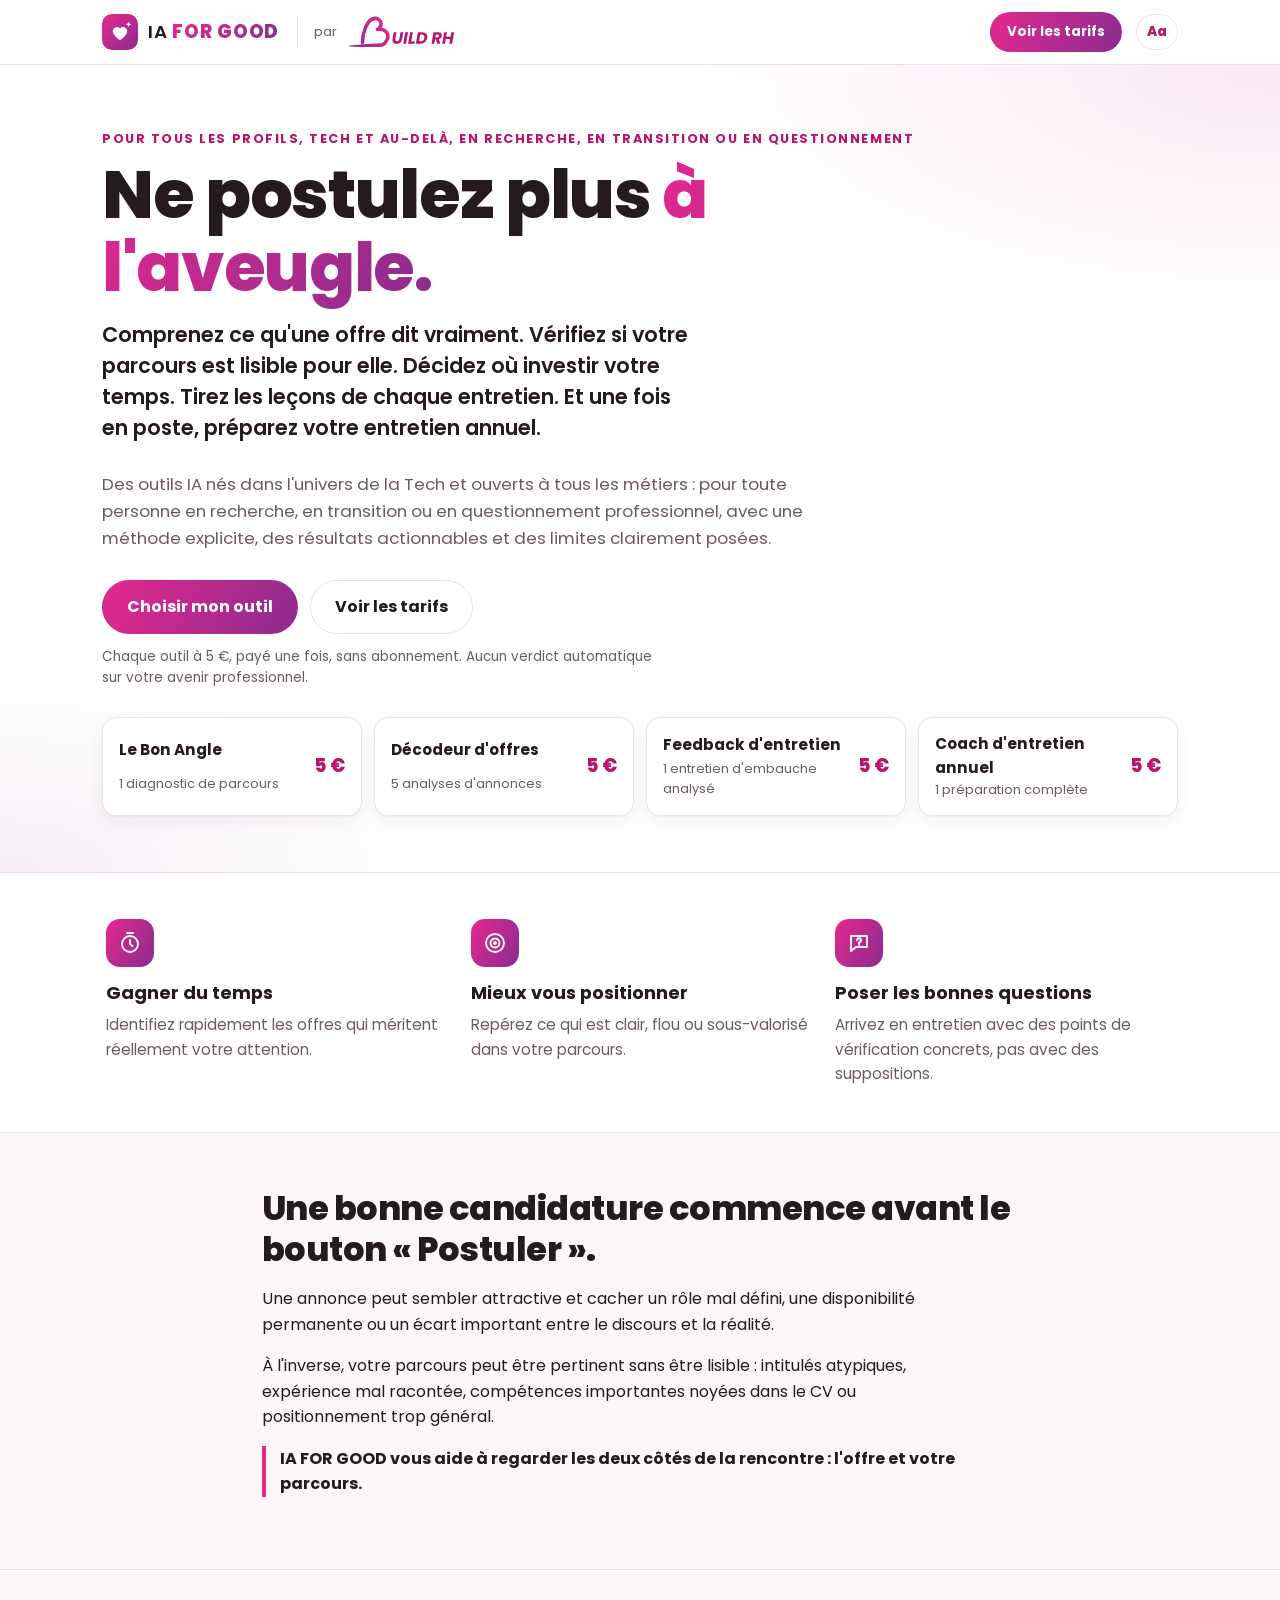
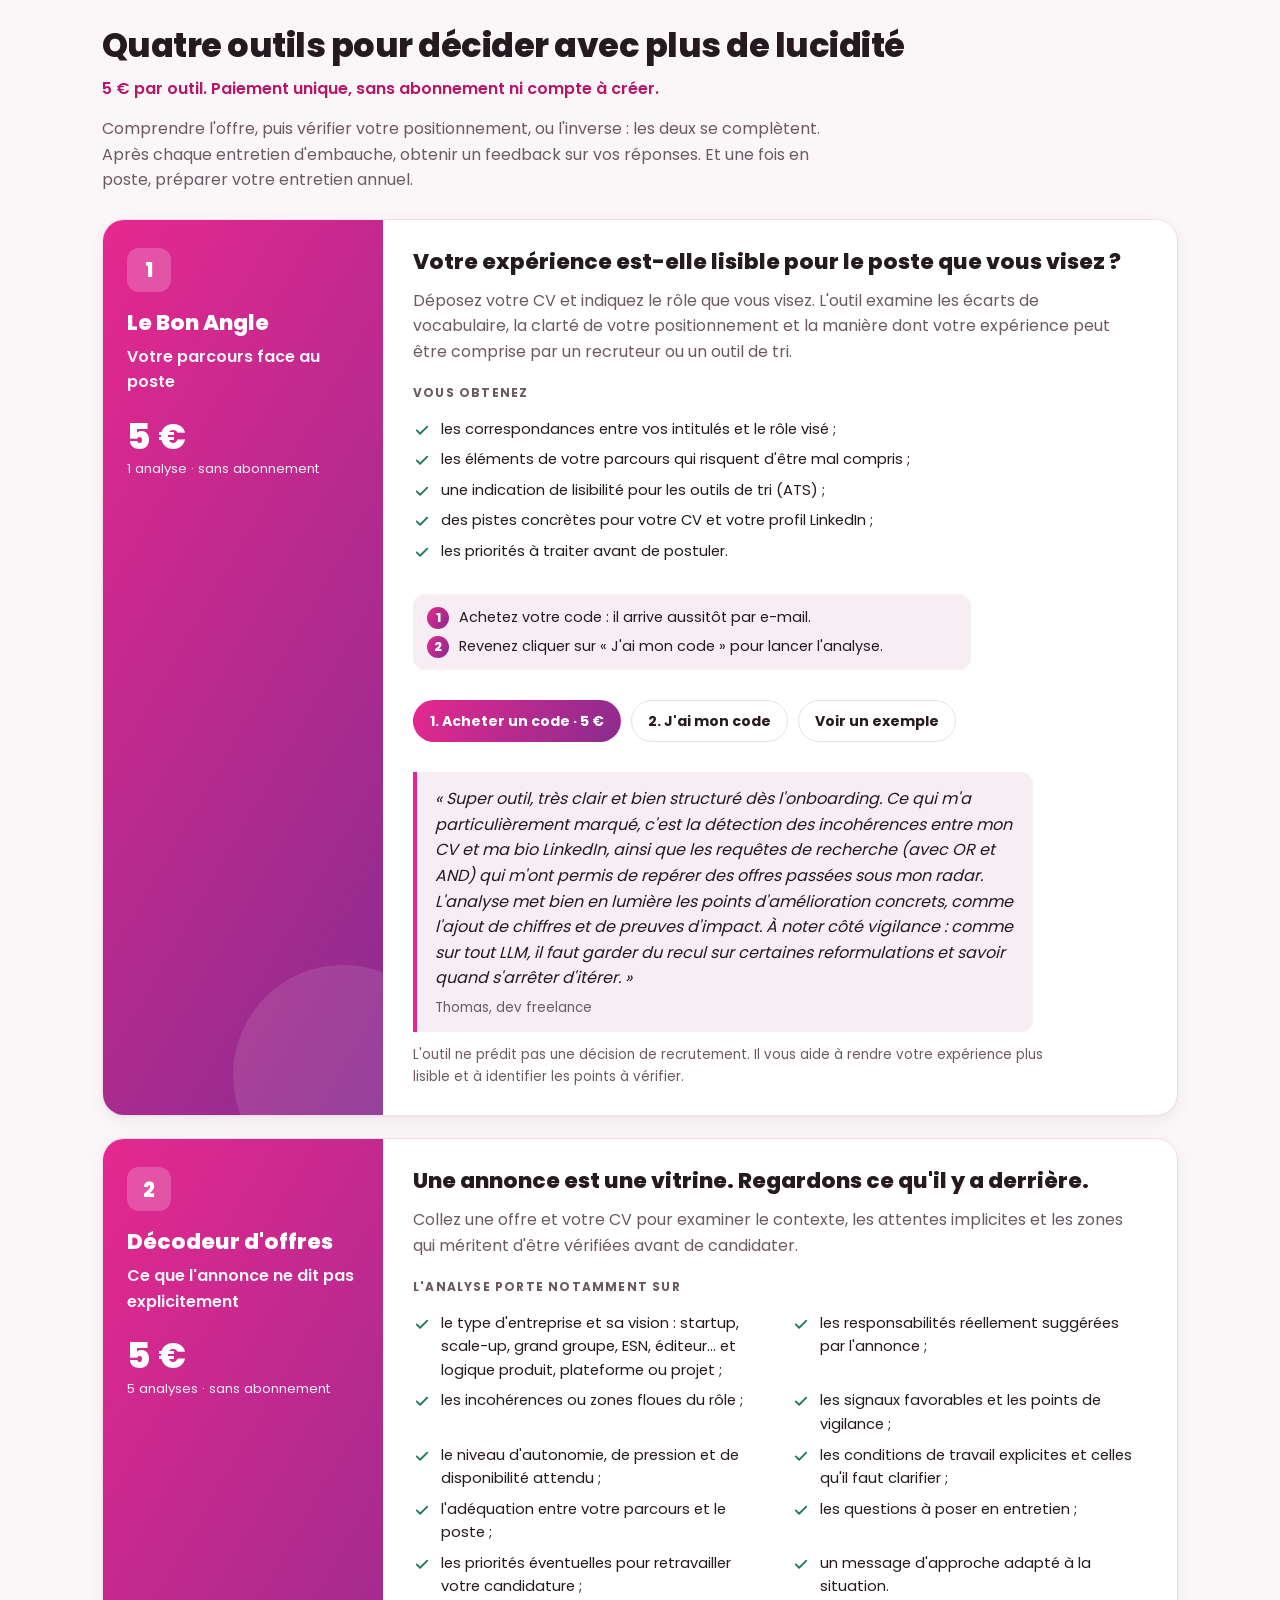
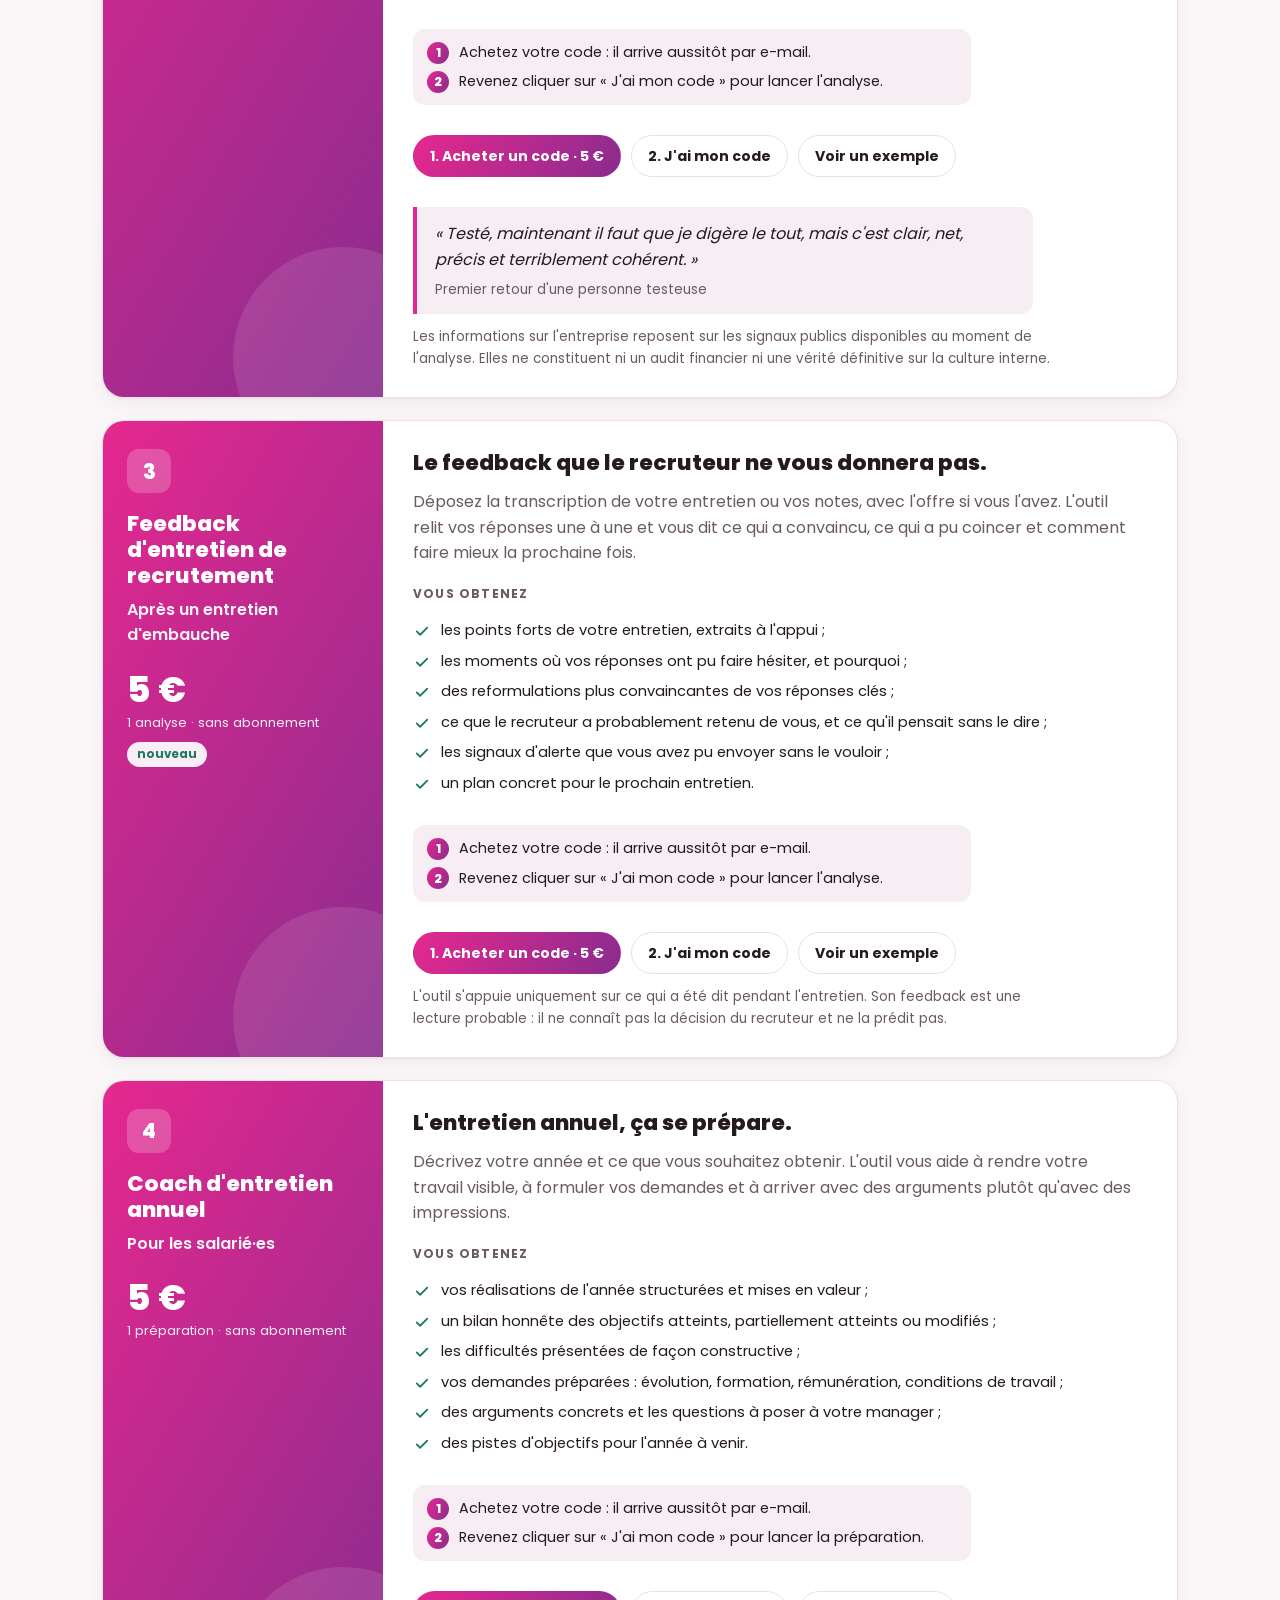
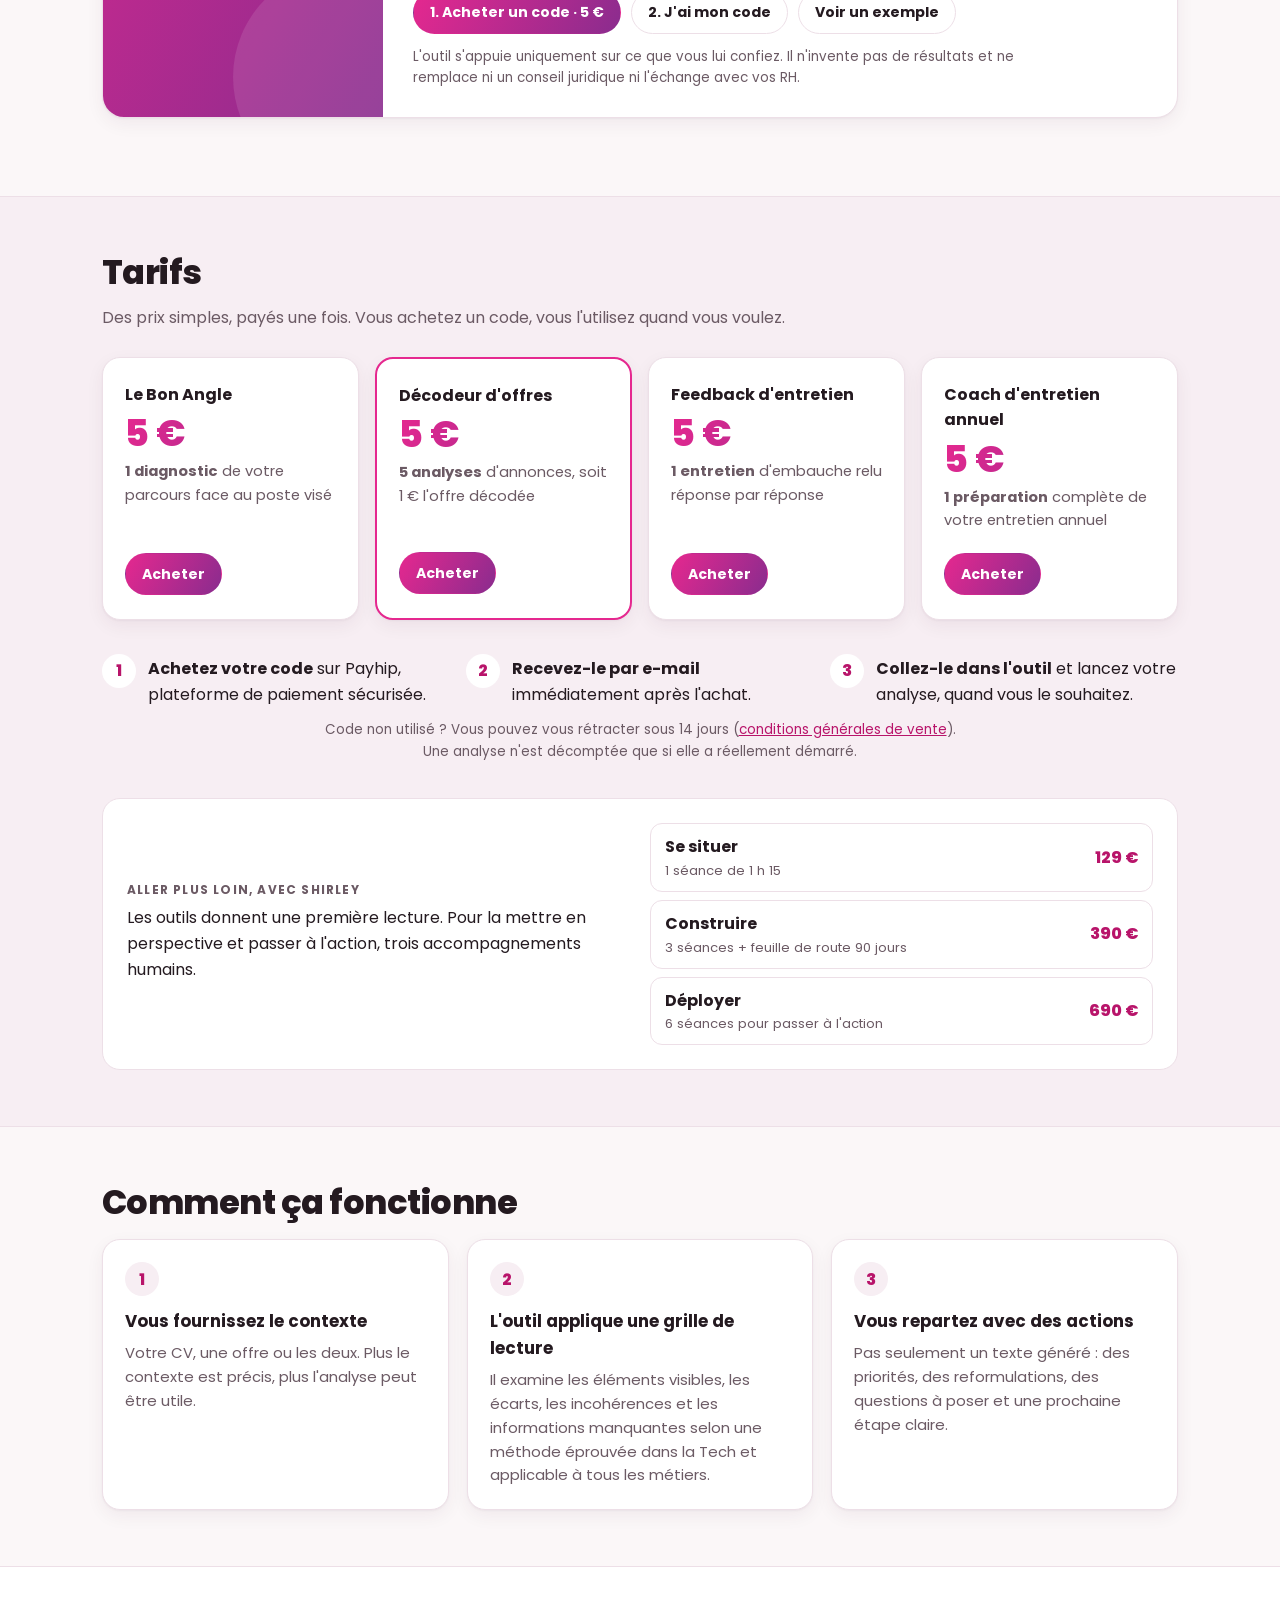
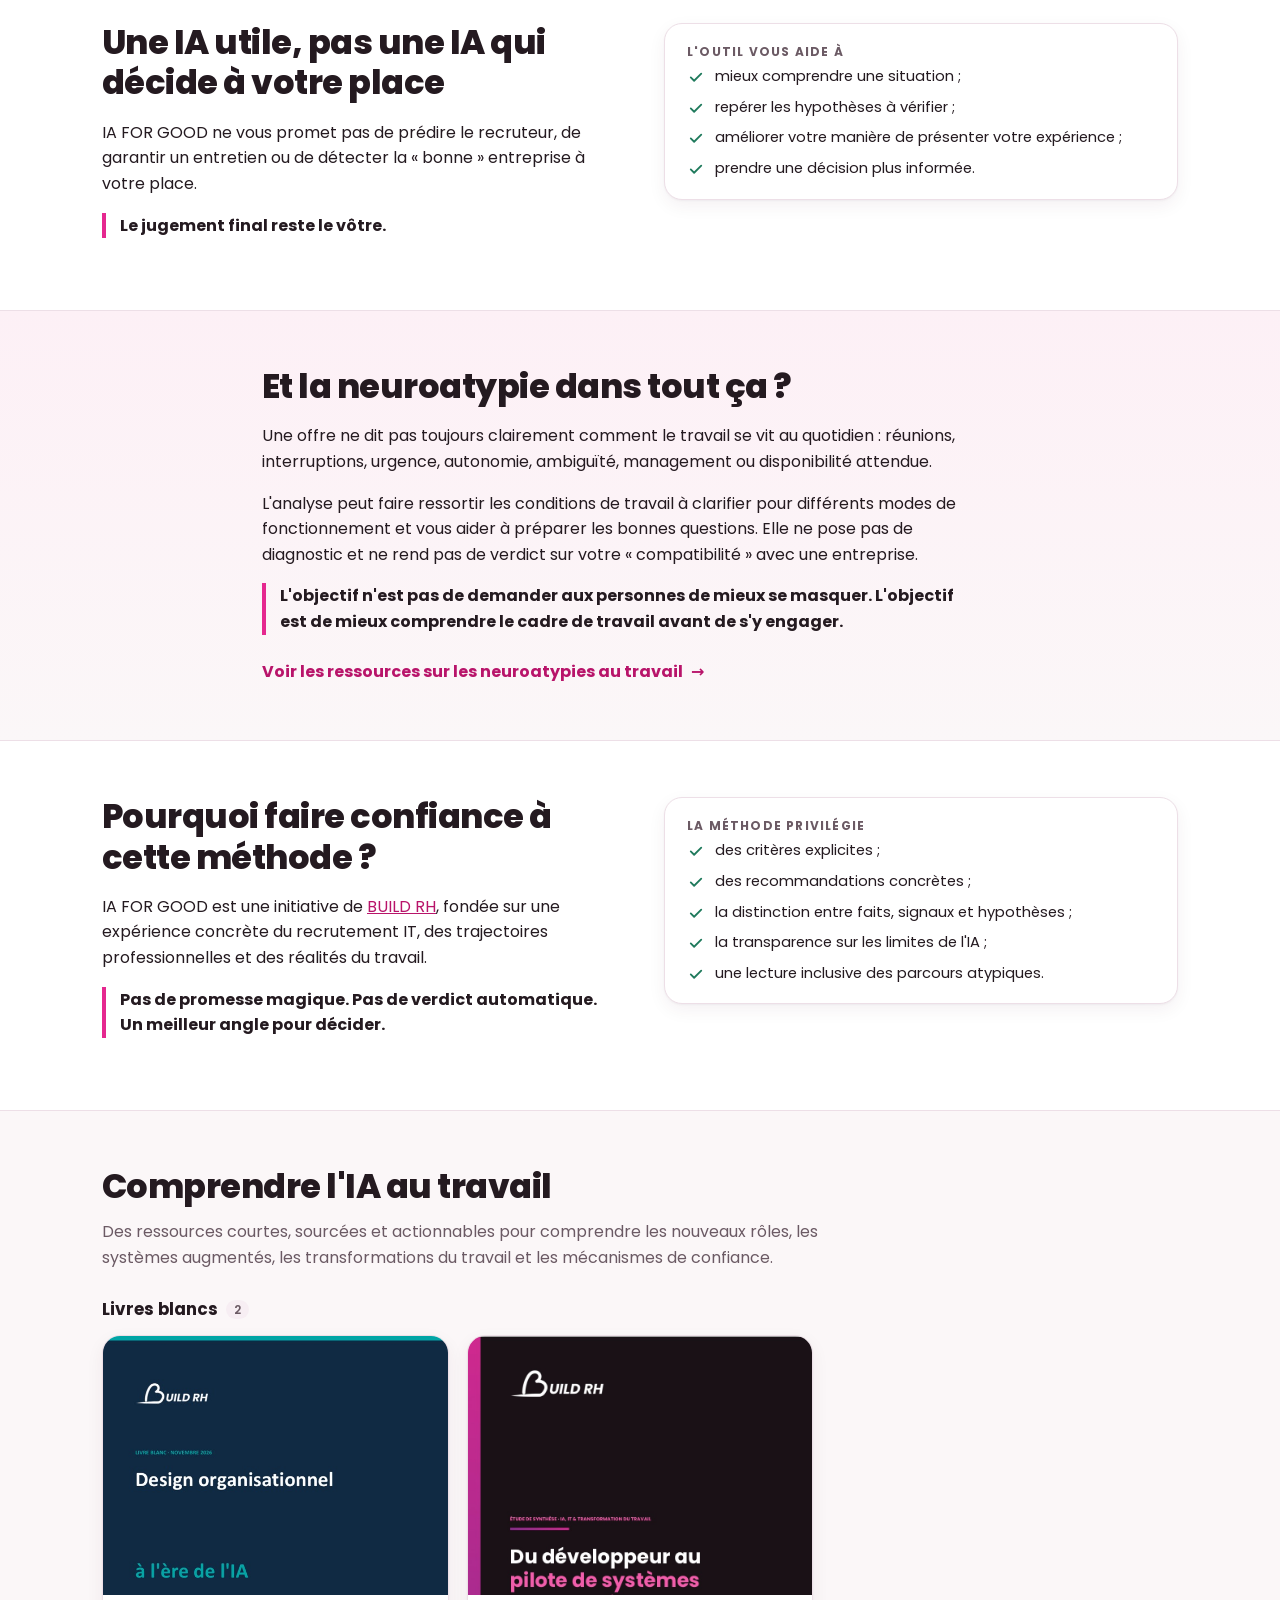
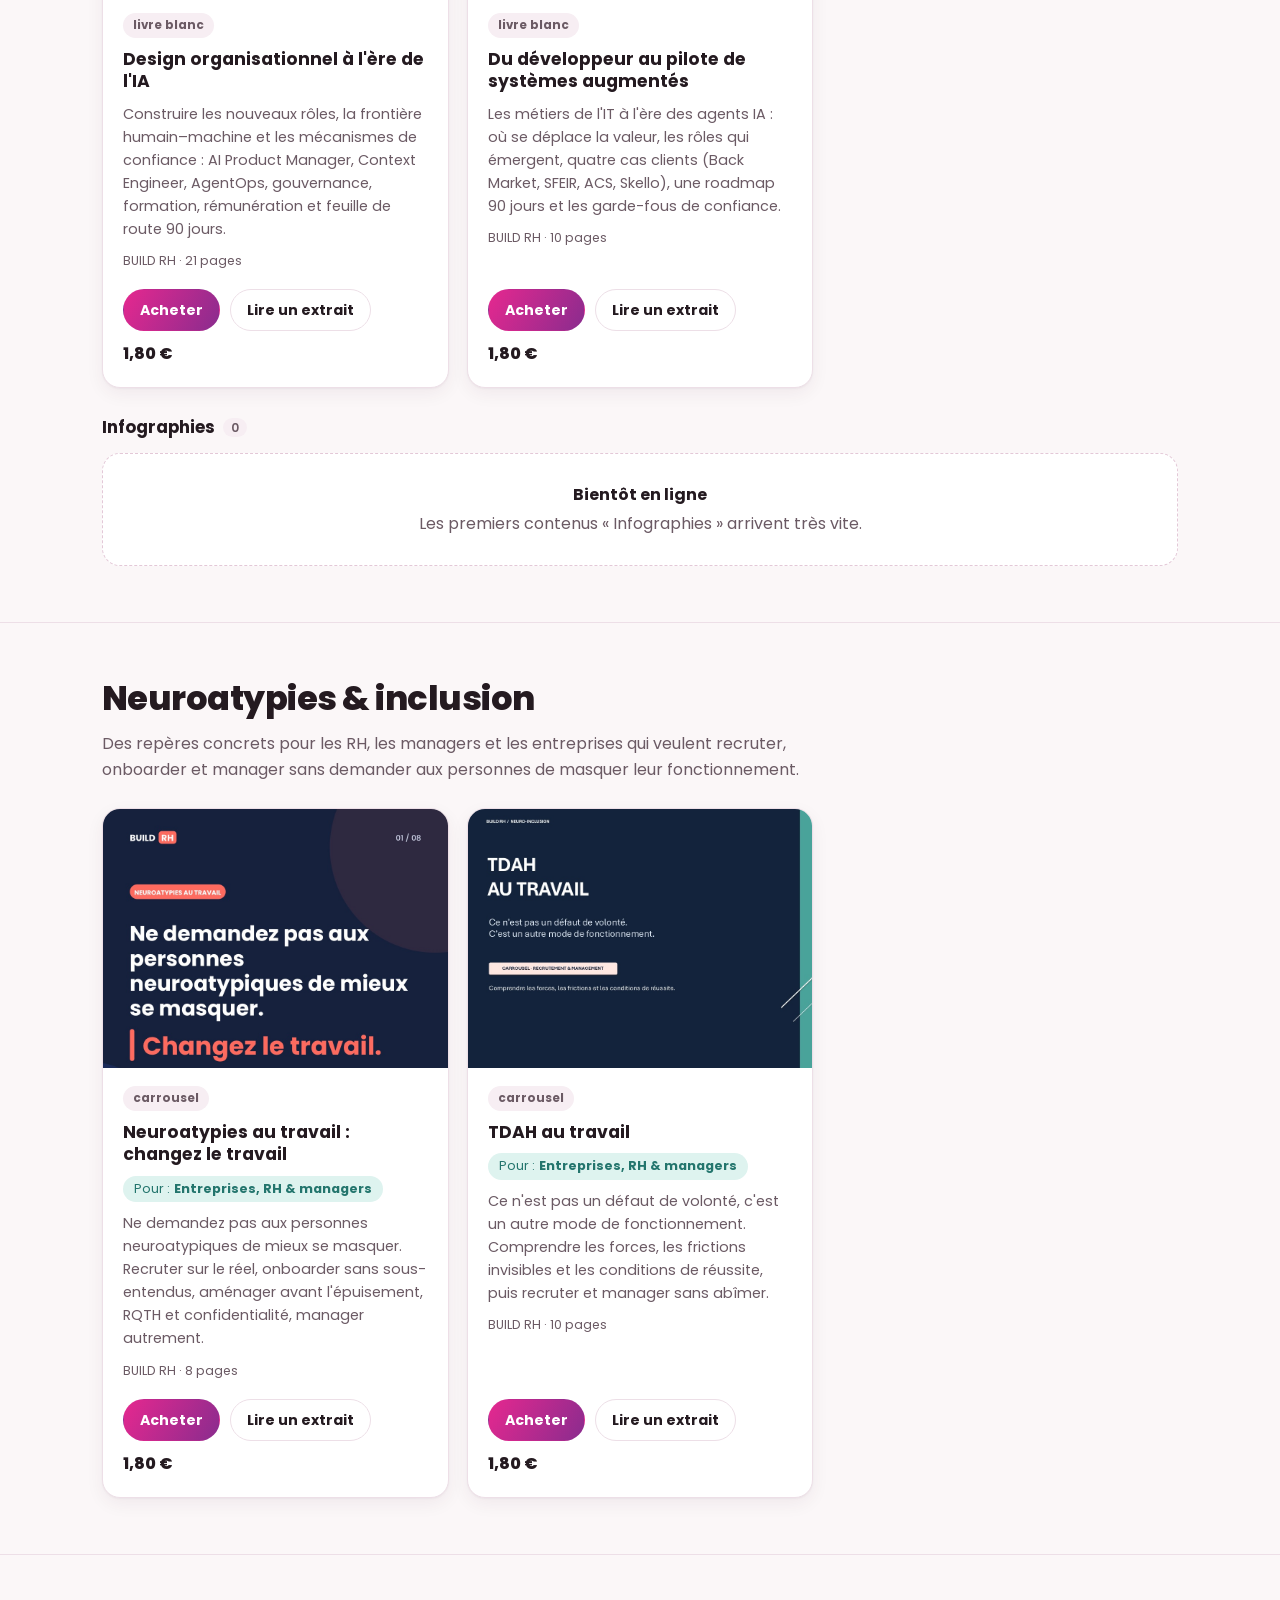
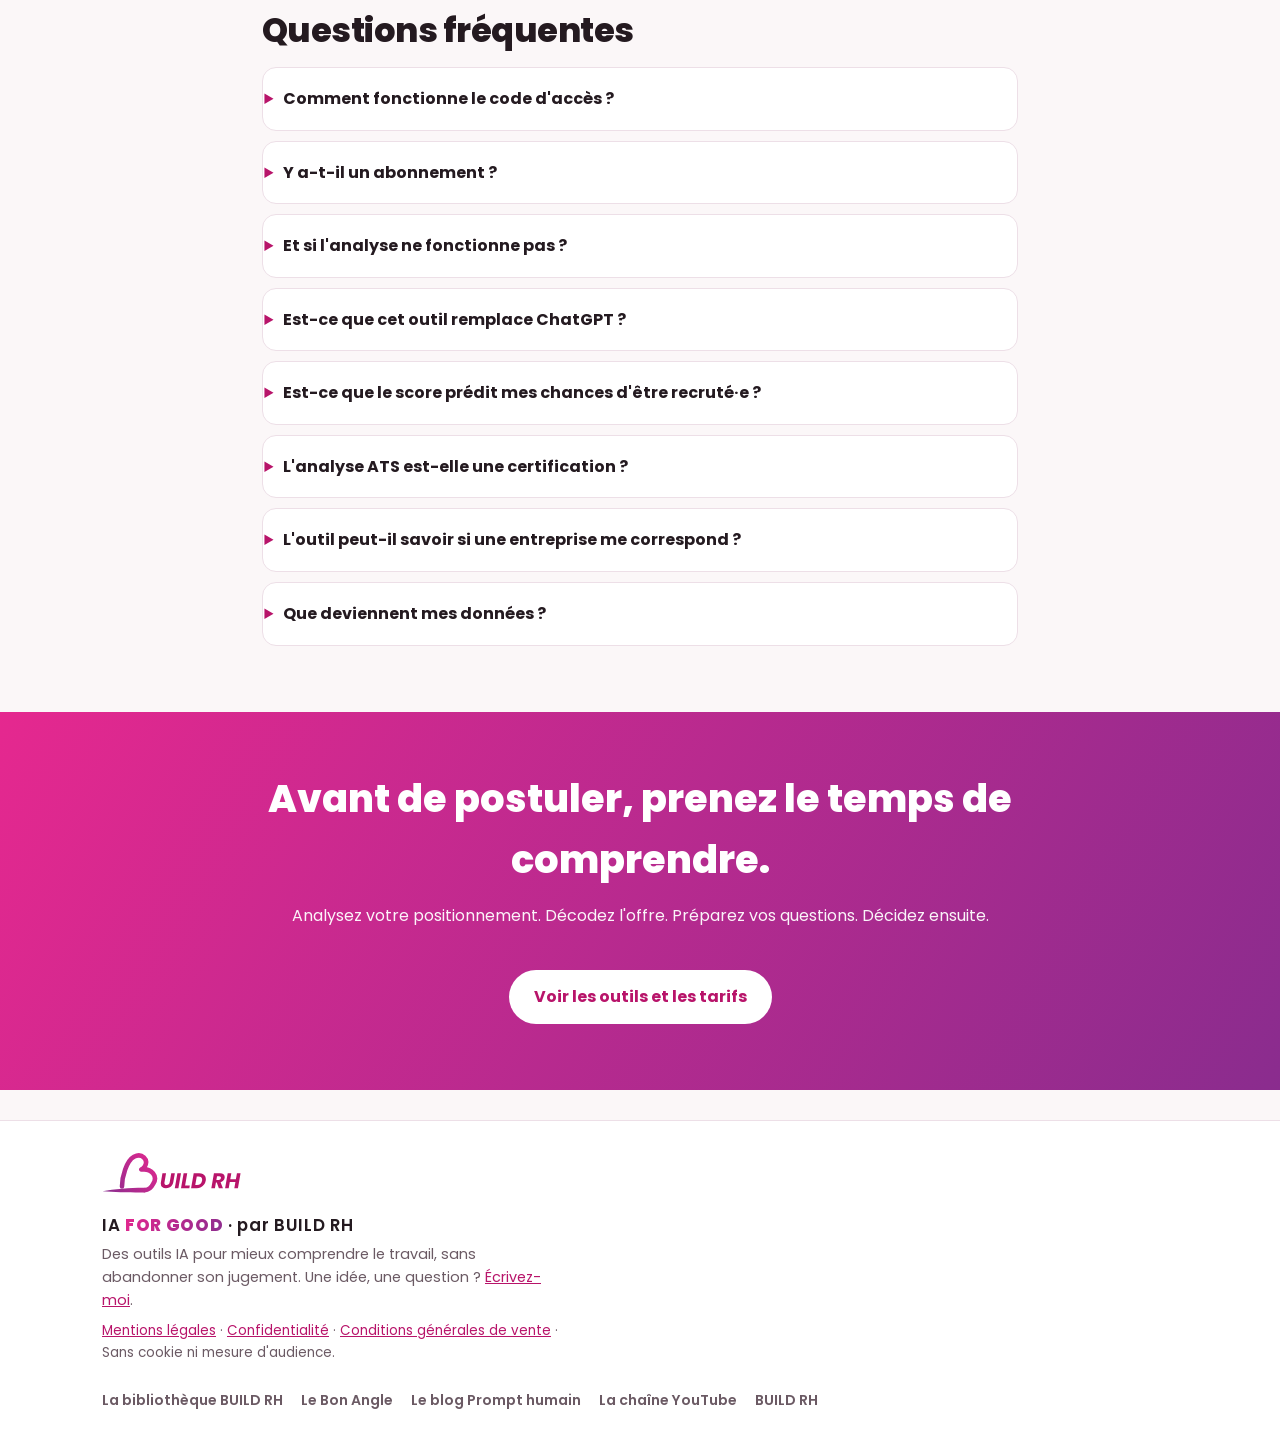
<file: index.html>
<!doctype html>
<html lang="fr">
<head>
  <meta charset="utf-8">
  <meta name="viewport" content="width=device-width, initial-scale=1">
  <meta name="color-scheme" content="light">
  <meta name="theme-color" content="#fbf7f8">
  <title>IA FOR GOOD · Ne postulez plus à l'aveugle</title>
  <meta name="description" content="Comprenez ce qu'une offre dit vraiment, vérifiez si votre parcours est lisible pour elle, décidez où investir votre temps. Des outils IA pour tous les profils, de la Tech et d'ailleurs, par BUILD RH.">
  <link rel="icon" type="image/svg+xml" href="assets/favicon.svg">
  <link rel="preload" href="assets/fonts/poppins-latin-800-normal.woff2" as="font" type="font/woff2" crossorigin>
  <link rel="stylesheet" href="style.css?v=21">
</head>
<body class="accueil">
  <a class="skip" href="#outils">Aller aux outils</a>

  <header class="topbar">
    <div class="wrap topbar-in">
      <a class="marque" href="#" aria-label="IA FOR GOOD, accueil">
        <svg class="marque-picto" viewBox="0 0 40 40" aria-hidden="true">
          <defs><linearGradient id="g" x1="0" y1="0" x2="1" y2="1"><stop offset="0" stop-color="#e5288f"/><stop offset="1" stop-color="#8a2c8e"/></linearGradient></defs>
          <rect width="40" height="40" rx="11" fill="url(#g)"/>
          <path d="M20 29s-8-4.6-8-10.4A4.6 4.6 0 0 1 20 16a4.6 4.6 0 0 1 8 2.6C28 24.4 20 29 20 29z" fill="#fff"/>
          <path d="M29.5 8.5l.9 2.1 2.1.9-2.1.9-.9 2.1-.9-2.1-2.1-.9 2.1-.9z" fill="#fff"/>
        </svg>
        <span class="marque-txt">IA <b>FOR GOOD</b></span>
      </a>
      <a class="par-buildrh" href="https://build-rh.io/" target="_blank" rel="noopener" aria-label="Une plateforme BUILD RH">
        <span>par</span><img src="assets/logo-buildrh-couleur.svg" alt="BUILD RH" width="120" height="37">
      </a>
      <nav class="nav-principale" aria-label="Navigation principale">
        <a href="#outils">Les outils</a>
        <a href="#tarifs">Tarifs</a>
        <a href="#ressources-ia">Ressources</a>
        <a href="#faq">FAQ</a>
      </nav>
      <a class="btn btn-prim btn-nav" href="#tarifs">Voir les tarifs</a>
      <button id="confort" class="toggle toggle-mini" type="button" aria-pressed="false" title="Lecture confort"><span aria-hidden="true">Aa</span><i class="sr-only">Lecture confort</i></button>
    </div>
  </header>

  <!-- HERO -->
  <section class="hero hero-accueil">
    <div class="wrap">
      <p class="sur-titre">Pour tous les profils, Tech et au-delà, en recherche, en transition ou en questionnement</p>
      <h1>Ne postulez plus <span class="hl">à l'aveugle.</span></h1>
      <p class="lead lead-fort">Comprenez ce qu'une offre dit vraiment. Vérifiez si votre parcours est lisible pour elle. Décidez où investir votre temps. Tirez les leçons de chaque entretien. Et une fois en poste, préparez votre entretien annuel.</p>
      <p class="lead">Des outils IA nés dans l'univers de la Tech et ouverts à tous les métiers : pour toute personne en recherche, en transition ou en questionnement professionnel, avec une méthode explicite, des résultats actionnables et des limites clairement posées.</p>
      <div class="cta-ligne">
        <a class="btn btn-prim btn-grand" href="#outils">Choisir mon outil</a>
        <a class="btn btn-sec btn-grand" href="#tarifs">Voir les tarifs</a>
      </div>
      <p class="microcopy">Chaque outil à 5 €, payé une fois, sans abonnement. Aucun verdict automatique sur votre avenir professionnel.</p>
      <ul class="vitrine" aria-label="Les outils et leurs prix">
        <li><a href="#parcours"><span class="v-nom">Le Bon Angle</span><span class="v-desc">1 diagnostic de parcours</span><span class="v-prix">5 €</span></a></li>
        <li><a href="#offre"><span class="v-nom">Décodeur d'offres</span><span class="v-desc">5 analyses d'annonces</span><span class="v-prix">5 €</span></a></li>
        <li><a href="#feedback"><span class="v-nom">Feedback d'entretien</span><span class="v-desc">1 entretien d'embauche analysé</span><span class="v-prix">5 €</span></a></li>
        <li><a href="#entretien"><span class="v-nom">Coach d'entretien annuel</span><span class="v-desc">1 préparation complète</span><span class="v-prix">5 €</span></a></li>
      </ul>
    </div>
  </section>

  <main>
    <!-- BÉNÉFICES -->
    <section class="bloc-page benefices" aria-label="Ce que vous y gagnez">
      <div class="wrap grille-3">
        <article class="benefice">
          <span class="ico-rond" aria-hidden="true"><svg viewBox="0 0 24 24" fill="none" stroke="currentColor" stroke-width="1.9" stroke-linecap="round"><circle cx="12" cy="13" r="8"/><path d="M12 9v4l2.5 2M9 2h6"/></svg></span>
          <h2>Gagner du temps</h2>
          <p>Identifiez rapidement les offres qui méritent réellement votre attention.</p>
        </article>
        <article class="benefice">
          <span class="ico-rond" aria-hidden="true"><svg viewBox="0 0 24 24" fill="none" stroke="currentColor" stroke-width="1.9" stroke-linecap="round"><circle cx="12" cy="12" r="9"/><circle cx="12" cy="12" r="4.5"/><circle cx="12" cy="12" r="1" fill="currentColor"/></svg></span>
          <h2>Mieux vous positionner</h2>
          <p>Repérez ce qui est clair, flou ou sous-valorisé dans votre parcours.</p>
        </article>
        <article class="benefice">
          <span class="ico-rond" aria-hidden="true"><svg viewBox="0 0 24 24" fill="none" stroke="currentColor" stroke-width="1.9" stroke-linecap="round" stroke-linejoin="round"><path d="M4 5h16v11H9l-5 4z"/><path d="M10 9.2a2 2 0 1 1 2.6 1.9c-.4.2-.6.5-.6.9v.5M12 14h.01"/></svg></span>
          <h2>Poser les bonnes questions</h2>
          <p>Arrivez en entretien avec des points de vérification concrets, pas avec des suppositions.</p>
        </article>
      </div>
    </section>

    <!-- PROBLÈME -->
    <section class="bloc-page probleme">
      <div class="wrap etroit">
        <h2 class="titre-section">Une bonne candidature commence avant le bouton « Postuler ».</h2>
        <p>Une annonce peut sembler attractive et cacher un rôle mal défini, une disponibilité permanente ou un écart important entre le discours et la réalité.</p>
        <p>À l'inverse, votre parcours peut être pertinent sans être lisible : intitulés atypiques, expérience mal racontée, compétences importantes noyées dans le CV ou positionnement trop général.</p>
        <p class="accent-p"><strong>IA FOR GOOD vous aide à regarder les deux côtés de la rencontre : l'offre et votre parcours.</strong></p>
      </div>
    </section>

    <!-- OUTILS -->
    <section class="bloc-page outils-section" id="outils" aria-labelledby="h-outils">
      <div class="wrap">
        <h2 class="titre-section" id="h-outils">Quatre outils pour décider avec plus de lucidité</h2>
        <p class="sur-intro">5 € par outil. Paiement unique, sans abonnement ni compte à créer.</p>
        <p class="intro-section">Comprendre l'offre, puis vérifier votre positionnement, ou l'inverse : les deux se complètent. Après chaque entretien d'embauche, obtenir un feedback sur vos réponses. Et une fois en poste, préparer votre entretien annuel.</p>

        <article class="outil-carte" id="parcours">
          <div class="outil-panneau">
            <span class="outil-num">1</span>
            <p class="outil-kicker">Le Bon Angle</p>
            <p class="outil-sous">Votre parcours face au poste</p>
            <p class="outil-prix"><b>5 €</b><span>1 analyse · sans abonnement</span></p>
          </div>
          <div class="outil-corps">
            <h3>Votre expérience est-elle lisible pour le poste que vous visez ?</h3>
            <p>Déposez votre CV et indiquez le rôle que vous visez. L'outil examine les écarts de vocabulaire, la clarté de votre positionnement et la manière dont votre expérience peut être comprise par un recruteur ou un outil de tri.</p>
            <p class="liste-titre">Vous obtenez</p>
            <ul class="obtenez">
              <li><svg viewBox="0 0 24 24" fill="none" stroke="currentColor" stroke-width="2.4" stroke-linecap="round" stroke-linejoin="round"><path d="M5 12.5l4.5 4.5L19 7.5"/></svg><span>les correspondances entre vos intitulés et le rôle visé ;</span></li>
              <li><svg viewBox="0 0 24 24" fill="none" stroke="currentColor" stroke-width="2.4" stroke-linecap="round" stroke-linejoin="round"><path d="M5 12.5l4.5 4.5L19 7.5"/></svg><span>les éléments de votre parcours qui risquent d'être mal compris ;</span></li>
              <li><svg viewBox="0 0 24 24" fill="none" stroke="currentColor" stroke-width="2.4" stroke-linecap="round" stroke-linejoin="round"><path d="M5 12.5l4.5 4.5L19 7.5"/></svg><span>une indication de lisibilité pour les outils de tri (ATS) ;</span></li>
              <li><svg viewBox="0 0 24 24" fill="none" stroke="currentColor" stroke-width="2.4" stroke-linecap="round" stroke-linejoin="round"><path d="M5 12.5l4.5 4.5L19 7.5"/></svg><span>des pistes concrètes pour votre CV et votre profil LinkedIn ;</span></li>
              <li><svg viewBox="0 0 24 24" fill="none" stroke="currentColor" stroke-width="2.4" stroke-linecap="round" stroke-linejoin="round"><path d="M5 12.5l4.5 4.5L19 7.5"/></svg><span>les priorités à traiter avant de postuler.</span></li>
            </ul>
            <ol class="achat-mini">
              <li><span>1</span>Achetez votre code : il arrive aussitôt par e-mail.</li>
              <li><span>2</span>Revenez cliquer sur « J'ai mon code » pour lancer l'analyse.</li>
            </ol>
            <div class="actions">
              <a class="btn btn-prim" href="https://payhip.com/b/k5c6D" target="_blank" rel="noopener">1. Acheter un code · 5 €</a>
              <a class="btn btn-sec" href="https://almosnishirley.github.io/le-bon-angle/atelier.html">2. J'ai mon code</a>
              <a class="btn btn-sec" href="assets/exemples/exemple-analyse-le-bon-angle.pdf?v=2" target="_blank" rel="noopener">Voir un exemple</a>
            </div>
            <figure class="retour">
              <blockquote><p>« Super outil, très clair et bien structuré dès l'onboarding. Ce qui m'a particulièrement marqué, c'est la détection des incohérences entre mon CV et ma bio LinkedIn, ainsi que les requêtes de recherche (avec OR et AND) qui m'ont permis de repérer des offres passées sous mon radar. L'analyse met bien en lumière les points d'amélioration concrets, comme l'ajout de chiffres et de preuves d'impact. À noter côté vigilance : comme sur tout LLM, il faut garder du recul sur certaines reformulations et savoir quand s'arrêter d'itérer. »</p></blockquote>
              <figcaption>Thomas, dev freelance</figcaption>
            </figure>
            <p class="microcopy">L'outil ne prédit pas une décision de recrutement. Il vous aide à rendre votre expérience plus lisible et à identifier les points à vérifier.</p>
          </div>
        </article>

        <article class="outil-carte" id="offre">
          <div class="outil-panneau">
            <span class="outil-num">2</span>
            <p class="outil-kicker">Décodeur d'offres</p>
            <p class="outil-sous">Ce que l'annonce ne dit pas explicitement</p>
            <p class="outil-prix"><b>5 €</b><span>5 analyses · sans abonnement</span></p>
          </div>
          <div class="outil-corps">
            <h3>Une annonce est une vitrine. Regardons ce qu'il y a derrière.</h3>
            <p>Collez une offre et votre CV pour examiner le contexte, les attentes implicites et les zones qui méritent d'être vérifiées avant de candidater.</p>
            <p class="liste-titre">L'analyse porte notamment sur</p>
            <ul class="obtenez deux-col">
              <li><svg viewBox="0 0 24 24" fill="none" stroke="currentColor" stroke-width="2.4" stroke-linecap="round" stroke-linejoin="round"><path d="M5 12.5l4.5 4.5L19 7.5"/></svg><span>le type d'entreprise et sa vision : startup, scale-up, grand groupe, ESN, éditeur… et logique produit, plateforme ou projet ;</span></li>
              <li><svg viewBox="0 0 24 24" fill="none" stroke="currentColor" stroke-width="2.4" stroke-linecap="round" stroke-linejoin="round"><path d="M5 12.5l4.5 4.5L19 7.5"/></svg><span>les responsabilités réellement suggérées par l'annonce ;</span></li>
              <li><svg viewBox="0 0 24 24" fill="none" stroke="currentColor" stroke-width="2.4" stroke-linecap="round" stroke-linejoin="round"><path d="M5 12.5l4.5 4.5L19 7.5"/></svg><span>les incohérences ou zones floues du rôle ;</span></li>
              <li><svg viewBox="0 0 24 24" fill="none" stroke="currentColor" stroke-width="2.4" stroke-linecap="round" stroke-linejoin="round"><path d="M5 12.5l4.5 4.5L19 7.5"/></svg><span>les signaux favorables et les points de vigilance ;</span></li>
              <li><svg viewBox="0 0 24 24" fill="none" stroke="currentColor" stroke-width="2.4" stroke-linecap="round" stroke-linejoin="round"><path d="M5 12.5l4.5 4.5L19 7.5"/></svg><span>le niveau d'autonomie, de pression et de disponibilité attendu ;</span></li>
              <li><svg viewBox="0 0 24 24" fill="none" stroke="currentColor" stroke-width="2.4" stroke-linecap="round" stroke-linejoin="round"><path d="M5 12.5l4.5 4.5L19 7.5"/></svg><span>les conditions de travail explicites et celles qu'il faut clarifier ;</span></li>
              <li><svg viewBox="0 0 24 24" fill="none" stroke="currentColor" stroke-width="2.4" stroke-linecap="round" stroke-linejoin="round"><path d="M5 12.5l4.5 4.5L19 7.5"/></svg><span>l'adéquation entre votre parcours et le poste ;</span></li>
              <li><svg viewBox="0 0 24 24" fill="none" stroke="currentColor" stroke-width="2.4" stroke-linecap="round" stroke-linejoin="round"><path d="M5 12.5l4.5 4.5L19 7.5"/></svg><span>les questions à poser en entretien ;</span></li>
              <li><svg viewBox="0 0 24 24" fill="none" stroke="currentColor" stroke-width="2.4" stroke-linecap="round" stroke-linejoin="round"><path d="M5 12.5l4.5 4.5L19 7.5"/></svg><span>les priorités éventuelles pour retravailler votre candidature ;</span></li>
              <li><svg viewBox="0 0 24 24" fill="none" stroke="currentColor" stroke-width="2.4" stroke-linecap="round" stroke-linejoin="round"><path d="M5 12.5l4.5 4.5L19 7.5"/></svg><span>un message d'approche adapté à la situation.</span></li>
            </ul>
            <ol class="achat-mini">
              <li><span>1</span>Achetez votre code : il arrive aussitôt par e-mail.</li>
              <li><span>2</span>Revenez cliquer sur « J'ai mon code » pour lancer l'analyse.</li>
            </ol>
            <div class="actions">
              <a class="btn btn-prim" href="https://payhip.com/b/MjdBF" target="_blank" rel="noopener">1. Acheter un code · 5 €</a>
              <a class="btn btn-sec" href="decodeur.html">2. J'ai mon code</a>
              <a class="btn btn-sec" href="assets/exemples/exemple-decodage-offre.pdf?v=2" target="_blank" rel="noopener">Voir un exemple</a>
            </div>
            <figure class="retour">
              <blockquote><p>« Testé, maintenant il faut que je digère le tout, mais c'est clair, net, précis et terriblement cohérent. »</p></blockquote>
              <figcaption>Premier retour d'une personne testeuse</figcaption>
            </figure>
            <p class="microcopy">Les informations sur l'entreprise reposent sur les signaux publics disponibles au moment de l'analyse. Elles ne constituent ni un audit financier ni une vérité définitive sur la culture interne.</p>
          </div>
        </article>

        <article class="outil-carte" id="feedback">
          <div class="outil-panneau">
            <span class="outil-num">3</span>
            <p class="outil-kicker">Feedback d'entretien de recrutement</p>
            <p class="outil-sous">Après un entretien d'embauche</p>
            <p class="outil-prix"><b>5 €</b><span>1 analyse · sans abonnement</span></p>
            <span class="badge ok">nouveau</span>
          </div>
          <div class="outil-corps">
            <h3>Le feedback que le recruteur ne vous donnera pas.</h3>
            <p>Déposez la transcription de votre entretien ou vos notes, avec l'offre si vous l'avez. L'outil relit vos réponses une à une et vous dit ce qui a convaincu, ce qui a pu coincer et comment faire mieux la prochaine fois.</p>
            <p class="liste-titre">Vous obtenez</p>
            <ul class="obtenez">
              <li><svg viewBox="0 0 24 24" fill="none" stroke="currentColor" stroke-width="2.4" stroke-linecap="round" stroke-linejoin="round"><path d="M5 12.5l4.5 4.5L19 7.5"/></svg><span>les points forts de votre entretien, extraits à l'appui ;</span></li>
              <li><svg viewBox="0 0 24 24" fill="none" stroke="currentColor" stroke-width="2.4" stroke-linecap="round" stroke-linejoin="round"><path d="M5 12.5l4.5 4.5L19 7.5"/></svg><span>les moments où vos réponses ont pu faire hésiter, et pourquoi ;</span></li>
              <li><svg viewBox="0 0 24 24" fill="none" stroke="currentColor" stroke-width="2.4" stroke-linecap="round" stroke-linejoin="round"><path d="M5 12.5l4.5 4.5L19 7.5"/></svg><span>des reformulations plus convaincantes de vos réponses clés ;</span></li>
              <li><svg viewBox="0 0 24 24" fill="none" stroke="currentColor" stroke-width="2.4" stroke-linecap="round" stroke-linejoin="round"><path d="M5 12.5l4.5 4.5L19 7.5"/></svg><span>ce que le recruteur a probablement retenu de vous, et ce qu'il pensait sans le dire ;</span></li>
              <li><svg viewBox="0 0 24 24" fill="none" stroke="currentColor" stroke-width="2.4" stroke-linecap="round" stroke-linejoin="round"><path d="M5 12.5l4.5 4.5L19 7.5"/></svg><span>les signaux d'alerte que vous avez pu envoyer sans le vouloir ;</span></li>
              <li><svg viewBox="0 0 24 24" fill="none" stroke="currentColor" stroke-width="2.4" stroke-linecap="round" stroke-linejoin="round"><path d="M5 12.5l4.5 4.5L19 7.5"/></svg><span>un plan concret pour le prochain entretien.</span></li>
            </ul>
            <ol class="achat-mini">
              <li><span>1</span>Achetez votre code : il arrive aussitôt par e-mail.</li>
              <li><span>2</span>Revenez cliquer sur « J'ai mon code » pour lancer l'analyse.</li>
            </ol>
            <div class="actions">
              <a class="btn btn-prim" href="https://payhip.com/b/0I8Kq" target="_blank" rel="noopener">1. Acheter un code · 5 €</a>
              <a class="btn btn-sec" href="feedback-entretien.html">2. J'ai mon code</a>
              <a class="btn btn-sec" href="assets/exemples/exemple-feedback-entretien.pdf?v=2" target="_blank" rel="noopener">Voir un exemple</a>
            </div>
            <p class="microcopy">L'outil s'appuie uniquement sur ce qui a été dit pendant l'entretien. Son feedback est une lecture probable : il ne connaît pas la décision du recruteur et ne la prédit pas.</p>
          </div>
        </article>

        <article class="outil-carte" id="entretien">
          <div class="outil-panneau">
            <span class="outil-num">4</span>
            <p class="outil-kicker">Coach d'entretien annuel</p>
            <p class="outil-sous">Pour les salarié·es</p>
            <p class="outil-prix"><b>5 €</b><span>1 préparation · sans abonnement</span></p>
          </div>
          <div class="outil-corps">
            <h3>L'entretien annuel, ça se prépare.</h3>
            <p>Décrivez votre année et ce que vous souhaitez obtenir. L'outil vous aide à rendre votre travail visible, à formuler vos demandes et à arriver avec des arguments plutôt qu'avec des impressions.</p>
            <p class="liste-titre">Vous obtenez</p>
            <ul class="obtenez">
              <li><svg viewBox="0 0 24 24" fill="none" stroke="currentColor" stroke-width="2.4" stroke-linecap="round" stroke-linejoin="round"><path d="M5 12.5l4.5 4.5L19 7.5"/></svg><span>vos réalisations de l'année structurées et mises en valeur ;</span></li>
              <li><svg viewBox="0 0 24 24" fill="none" stroke="currentColor" stroke-width="2.4" stroke-linecap="round" stroke-linejoin="round"><path d="M5 12.5l4.5 4.5L19 7.5"/></svg><span>un bilan honnête des objectifs atteints, partiellement atteints ou modifiés ;</span></li>
              <li><svg viewBox="0 0 24 24" fill="none" stroke="currentColor" stroke-width="2.4" stroke-linecap="round" stroke-linejoin="round"><path d="M5 12.5l4.5 4.5L19 7.5"/></svg><span>les difficultés présentées de façon constructive ;</span></li>
              <li><svg viewBox="0 0 24 24" fill="none" stroke="currentColor" stroke-width="2.4" stroke-linecap="round" stroke-linejoin="round"><path d="M5 12.5l4.5 4.5L19 7.5"/></svg><span>vos demandes préparées : évolution, formation, rémunération, conditions de travail ;</span></li>
              <li><svg viewBox="0 0 24 24" fill="none" stroke="currentColor" stroke-width="2.4" stroke-linecap="round" stroke-linejoin="round"><path d="M5 12.5l4.5 4.5L19 7.5"/></svg><span>des arguments concrets et les questions à poser à votre manager ;</span></li>
              <li><svg viewBox="0 0 24 24" fill="none" stroke="currentColor" stroke-width="2.4" stroke-linecap="round" stroke-linejoin="round"><path d="M5 12.5l4.5 4.5L19 7.5"/></svg><span>des pistes d'objectifs pour l'année à venir.</span></li>
            </ul>
            <ol class="achat-mini">
              <li><span>1</span>Achetez votre code : il arrive aussitôt par e-mail.</li>
              <li><span>2</span>Revenez cliquer sur « J'ai mon code » pour lancer la préparation.</li>
            </ol>
            <div class="actions">
              <a class="btn btn-prim" href="https://payhip.com/b/vAtei" target="_blank" rel="noopener">1. Acheter un code · 5 €</a>
              <a class="btn btn-sec" href="coach-entretien.html">2. J'ai mon code</a>
              <a class="btn btn-sec" href="assets/exemples/exemple-coach-entretien-annuel.pdf" target="_blank" rel="noopener">Voir un exemple</a>
            </div>
            <p class="microcopy">L'outil s'appuie uniquement sur ce que vous lui confiez. Il n'invente pas de résultats et ne remplace ni un conseil juridique ni l'échange avec vos RH.</p>
          </div>
        </article>
      </div>
    </section>

    <!-- TARIFS -->
    <section class="bloc-page tarifs" id="tarifs" aria-labelledby="h-tarifs">
      <div class="wrap">
        <h2 class="titre-section" id="h-tarifs">Tarifs</h2>
        <p class="intro-section">Des prix simples, payés une fois. Vous achetez un code, vous l'utilisez quand vous voulez.</p>
        <div class="grille-tarifs">
          <article class="tarif">
            <p class="t-nom">Le Bon Angle</p>
            <p class="t-prix">5 €</p>
            <p class="t-inclus"><strong>1 diagnostic</strong> de votre parcours face au poste visé</p>
            <a class="btn btn-prim" href="https://payhip.com/b/k5c6D" target="_blank" rel="noopener">Acheter</a>
          </article>
          <article class="tarif tarif-vedette">
            <p class="t-nom">Décodeur d'offres</p>
            <p class="t-prix">5 €</p>
            <p class="t-inclus"><strong>5 analyses</strong> d'annonces, soit 1 € l'offre décodée</p>
            <a class="btn btn-prim" href="https://payhip.com/b/MjdBF" target="_blank" rel="noopener">Acheter</a>
          </article>
          <article class="tarif">
            <p class="t-nom">Feedback d'entretien</p>
            <p class="t-prix">5 €</p>
            <p class="t-inclus"><strong>1 entretien</strong> d'embauche relu réponse par réponse</p>
            <a class="btn btn-prim" href="https://payhip.com/b/0I8Kq" target="_blank" rel="noopener">Acheter</a>
          </article>
          <article class="tarif">
            <p class="t-nom">Coach d'entretien annuel</p>
            <p class="t-prix">5 €</p>
            <p class="t-inclus"><strong>1 préparation</strong> complète de votre entretien annuel</p>
            <a class="btn btn-prim" href="https://payhip.com/b/vAtei" target="_blank" rel="noopener">Acheter</a>
          </article>
        </div>

        <ol class="achat-etapes">
          <li><span class="etape-num">1</span><p><strong>Achetez votre code</strong> sur Payhip, plateforme de paiement sécurisée.</p></li>
          <li><span class="etape-num">2</span><p><strong>Recevez-le par e-mail</strong> immédiatement après l'achat.</p></li>
          <li><span class="etape-num">3</span><p><strong>Collez-le dans l'outil</strong> et lancez votre analyse, quand vous le souhaitez.</p></li>
        </ol>
        <p class="microcopy centre">Code non utilisé ? Vous pouvez vous rétracter sous 14 jours (<a href="cgv.html">conditions générales de vente</a>). Une analyse n'est décomptée que si elle a réellement démarré.</p>

        <div class="plus-loin">
          <div>
            <p class="liste-titre">Aller plus loin, avec Shirley</p>
            <p>Les outils donnent une première lecture. Pour la mettre en perspective et passer à l'action, trois accompagnements humains.</p>
          </div>
          <ul class="offres-humaines">
            <li><a href="https://calendly.com/shirley-chiche-buildrh/call-decouverte" target="_blank" rel="noopener"><b>Se situer</b><span>1 séance de 1 h 15</span><em>129 €</em></a></li>
            <li><a href="https://almosnishirley.github.io/le-bon-angle/accompagnement.html#construire" target="_blank" rel="noopener"><b>Construire</b><span>3 séances + feuille de route 90 jours</span><em>390 €</em></a></li>
            <li><a href="https://almosnishirley.github.io/le-bon-angle/accompagnement.html#deployer" target="_blank" rel="noopener"><b>Déployer</b><span>6 séances pour passer à l'action</span><em>690 €</em></a></li>
          </ul>
        </div>
      </div>
    </section>

    <!-- COMMENT ÇA FONCTIONNE -->
    <section class="bloc-page fonctionnement" aria-labelledby="h-fonct">
      <div class="wrap">
        <h2 class="titre-section" id="h-fonct">Comment ça fonctionne</h2>
        <ol class="etapes grille-3">
          <li><span class="etape-num">1</span><h3>Vous fournissez le contexte</h3><p>Votre CV, une offre ou les deux. Plus le contexte est précis, plus l'analyse peut être utile.</p></li>
          <li><span class="etape-num">2</span><h3>L'outil applique une grille de lecture</h3><p>Il examine les éléments visibles, les écarts, les incohérences et les informations manquantes selon une méthode éprouvée dans la Tech et applicable à tous les métiers.</p></li>
          <li><span class="etape-num">3</span><h3>Vous repartez avec des actions</h3><p>Pas seulement un texte généré : des priorités, des reformulations, des questions à poser et une prochaine étape claire.</p></li>
        </ol>
      </div>
    </section>

    <!-- IA UTILE -->
    <section class="bloc-page ia-utile">
      <div class="wrap deux-colonnes">
        <div>
          <h2 class="titre-section">Une IA utile, pas une IA qui décide à votre place</h2>
          <p>IA FOR GOOD ne vous promet pas de prédire le recruteur, de garantir un entretien ou de détecter la « bonne » entreprise à votre place.</p>
          <p class="accent-p"><strong>Le jugement final reste le vôtre.</strong></p>
        </div>
        <div class="encart">
          <p class="liste-titre">L'outil vous aide à</p>
          <ul class="obtenez">
            <li><svg viewBox="0 0 24 24" fill="none" stroke="currentColor" stroke-width="2.4" stroke-linecap="round" stroke-linejoin="round"><path d="M5 12.5l4.5 4.5L19 7.5"/></svg><span>mieux comprendre une situation ;</span></li>
            <li><svg viewBox="0 0 24 24" fill="none" stroke="currentColor" stroke-width="2.4" stroke-linecap="round" stroke-linejoin="round"><path d="M5 12.5l4.5 4.5L19 7.5"/></svg><span>repérer les hypothèses à vérifier ;</span></li>
            <li><svg viewBox="0 0 24 24" fill="none" stroke="currentColor" stroke-width="2.4" stroke-linecap="round" stroke-linejoin="round"><path d="M5 12.5l4.5 4.5L19 7.5"/></svg><span>améliorer votre manière de présenter votre expérience ;</span></li>
            <li><svg viewBox="0 0 24 24" fill="none" stroke="currentColor" stroke-width="2.4" stroke-linecap="round" stroke-linejoin="round"><path d="M5 12.5l4.5 4.5L19 7.5"/></svg><span>prendre une décision plus informée.</span></li>
          </ul>
        </div>
      </div>
    </section>

    <!-- NEUROATYPIE -->
    <section class="bloc-page neuro-bloc">
      <div class="wrap etroit">
        <h2 class="titre-section">Et la neuroatypie dans tout ça ?</h2>
        <p>Une offre ne dit pas toujours clairement comment le travail se vit au quotidien : réunions, interruptions, urgence, autonomie, ambiguïté, management ou disponibilité attendue.</p>
        <p>L'analyse peut faire ressortir les conditions de travail à clarifier pour différents modes de fonctionnement et vous aider à préparer les bonnes questions. Elle ne pose pas de diagnostic et ne rend pas de verdict sur votre « compatibilité » avec une entreprise.</p>
        <p class="accent-p"><strong>L'objectif n'est pas de demander aux personnes de mieux se masquer. L'objectif est de mieux comprendre le cadre de travail avant de s'y engager.</strong></p>
        <a class="lien-fleche" href="#ressources-neuro">Voir les ressources sur les neuroatypies au travail</a>
      </div>
    </section>

    <!-- CONFIANCE -->
    <section class="bloc-page confiance">
      <div class="wrap deux-colonnes">
        <div>
          <h2 class="titre-section">Pourquoi faire confiance à cette méthode ?</h2>
          <p>IA FOR GOOD est une initiative de <a href="https://build-rh.io/" target="_blank" rel="noopener">BUILD RH</a>, fondée sur une expérience concrète du recrutement IT, des trajectoires professionnelles et des réalités du travail.</p>
          <p class="accent-p"><strong>Pas de promesse magique. Pas de verdict automatique. Un meilleur angle pour décider.</strong></p>
        </div>
        <div class="encart">
          <p class="liste-titre">La méthode privilégie</p>
          <ul class="obtenez">
            <li><svg viewBox="0 0 24 24" fill="none" stroke="currentColor" stroke-width="2.4" stroke-linecap="round" stroke-linejoin="round"><path d="M5 12.5l4.5 4.5L19 7.5"/></svg><span>des critères explicites ;</span></li>
            <li><svg viewBox="0 0 24 24" fill="none" stroke="currentColor" stroke-width="2.4" stroke-linecap="round" stroke-linejoin="round"><path d="M5 12.5l4.5 4.5L19 7.5"/></svg><span>des recommandations concrètes ;</span></li>
            <li><svg viewBox="0 0 24 24" fill="none" stroke="currentColor" stroke-width="2.4" stroke-linecap="round" stroke-linejoin="round"><path d="M5 12.5l4.5 4.5L19 7.5"/></svg><span>la distinction entre faits, signaux et hypothèses ;</span></li>
            <li><svg viewBox="0 0 24 24" fill="none" stroke="currentColor" stroke-width="2.4" stroke-linecap="round" stroke-linejoin="round"><path d="M5 12.5l4.5 4.5L19 7.5"/></svg><span>la transparence sur les limites de l'IA ;</span></li>
            <li><svg viewBox="0 0 24 24" fill="none" stroke="currentColor" stroke-width="2.4" stroke-linecap="round" stroke-linejoin="round"><path d="M5 12.5l4.5 4.5L19 7.5"/></svg><span>une lecture inclusive des parcours atypiques.</span></li>
          </ul>
        </div>
      </div>
    </section>

    <!-- RESSOURCES (remplies depuis catalogue.js) -->
    <section class="bloc-page ressources" id="ressources-ia" aria-labelledby="h-res-ia">
      <div class="wrap">
        <h2 class="titre-section" id="h-res-ia">Comprendre l'IA au travail</h2>
        <p class="intro-section" id="intro-ia"></p>
        <div id="grille-ia"></div>
      </div>
    </section>
    <section class="bloc-page ressources" id="ressources-neuro" aria-labelledby="h-res-neuro">
      <div class="wrap">
        <h2 class="titre-section" id="h-res-neuro">Neuroatypies &amp; inclusion</h2>
        <p class="intro-section" id="intro-neuro"></p>
        <div id="grille-neuro"></div>
      </div>
    </section>
    <section class="bloc-page ressources" id="ressources-autres" aria-labelledby="h-res-autres" hidden>
      <div class="wrap">
        <h2 class="titre-section" id="h-res-autres">Autres sujets</h2>
        <p class="intro-section" id="intro-autres"></p>
        <div id="grille-autres"></div>
      </div>
    </section>

    <!-- FAQ -->
    <section class="bloc-page faq" id="faq" aria-labelledby="h-faq">
      <div class="wrap etroit">
        <h2 class="titre-section" id="h-faq">Questions fréquentes</h2>
        <details>
          <summary>Comment fonctionne le code d'accès ?</summary>
          <p>Vous achetez le code sur Payhip et le recevez aussitôt par e-mail. Vous le collez ensuite dans l'outil, au moment de lancer l'analyse. Le code du Décodeur d'offres vaut pour 5 analyses ; ceux de Le Bon Angle, du Feedback d'entretien et du Coach d'entretien annuel pour 1 analyse. Après chaque analyse, la page indique ce qu'il vous reste.</p>
        </details>
        <details>
          <summary>Y a-t-il un abonnement ?</summary>
          <p>Non. Chaque code est payé une fois. Il n'y a ni abonnement, ni compte à créer, ni renouvellement automatique.</p>
        </details>
        <details>
          <summary>Et si l'analyse ne fonctionne pas ?</summary>
          <p>Une analyse n'est décomptée que si elle a réellement démarré. En cas de problème technique, <a href="mailto:shirley.chiche@buildrh.co?subject=Probl%C3%A8me%20avec%20mon%20code">écrivez à BUILD RH</a> : l'analyse vous est recréditée. Tant que votre code n'a pas été utilisé, vous pouvez aussi vous rétracter sous 14 jours et être remboursé·e.</p>
        </details>
        <details>
          <summary>Est-ce que cet outil remplace ChatGPT ?</summary>
          <p>Non. ChatGPT est un outil généraliste. IA FOR GOOD applique une grille de lecture spécialisée, issue du recrutement Tech et adaptée à tous les métiers, et transforme l'analyse en priorités, questions et livrables concrets. Une personne expérimentée peut reconstruire une partie de cette démarche avec ChatGPT ; ici, la méthode est déjà structurée.</p>
        </details>
        <details>
          <summary>Est-ce que le score prédit mes chances d'être recruté·e ?</summary>
          <p>Non. Il s'agit d'une estimation méthodologique de l'adéquation et de la lisibilité des informations fournies. La décision dépend aussi du marché, du recruteur, du manager, des autres candidats et d'éléments qui ne figurent pas dans l'annonce.</p>
        </details>
        <details>
          <summary>L'analyse ATS est-elle une certification ?</summary>
          <p>Non. Les outils ATS ne fonctionnent pas tous de la même manière. L'analyse donne des indications sur la lisibilité probable de votre CV pour des outils de tri et sur la clarté de son contenu.</p>
        </details>
        <details>
          <summary>L'outil peut-il savoir si une entreprise me correspond ?</summary>
          <p>Non. Il peut relever des signaux dans l'offre et formuler des hypothèses à vérifier. Il ne connaît pas toute la réalité de l'équipe, du management ou du quotidien de travail.</p>
        </details>
        <details>
          <summary>Que deviennent mes données ?</summary>
          <p>Ce site ne conserve rien : ni compte, ni cookie de suivi, ni base de données. Votre CV est lu dans votre navigateur, et vous pouvez masquer automatiquement votre e-mail et votre téléphone avant l'envoi. Le texte est transmis à l'outil d'analyse hébergé chez Dust, le fournisseur utilisé par BUILD RH, pour produire l'analyse ; la conversation reste dans l'espace Dust de BUILD RH, non public, puis est supprimée au plus tard 3 mois après ; vous pouvez demander sa suppression plus tôt, à tout moment, en <a href="mailto:shirley.chiche@buildrh.co?subject=Suppression%20de%20mes%20donn%C3%A9es">écrivant à BUILD RH</a>. Le détail figure dans la <a href="confidentialite.html">politique de confidentialité</a>.</p>
        </details>
      </div>
    </section>

    <!-- CTA FINAL -->
    <section class="bloc-page cta-final">
      <div class="wrap etroit">
        <h2>Avant de postuler, prenez le temps de comprendre.</h2>
        <p>Analysez votre positionnement. Décodez l'offre. Préparez vos questions. Décidez ensuite.</p>
        <a class="btn btn-blanc btn-grand" href="#tarifs">Voir les outils et les tarifs</a>
      </div>
    </section>
  </main>

  <footer class="pied">
    <div class="wrap pied-in">
      <div>
        <a class="pied-logo" href="https://build-rh.io/" target="_blank" rel="noopener"><img src="assets/logo-buildrh-couleur.svg" alt="BUILD RH" width="150" height="47"></a>
        <p class="pied-marque">IA <b>FOR GOOD</b> · par BUILD RH</p>
        <p class="pied-txt">Des outils IA pour mieux comprendre le travail, sans abandonner son jugement. Une idée, une question ? <a id="contact" href="#">Écrivez-moi</a>.</p>
        <p class="pied-txt pied-legal"><a href="mentions-legales.html">Mentions légales</a> · <a href="confidentialite.html">Confidentialité</a> · <a href="cgv.html">Conditions générales de vente</a> · Sans cookie ni mesure d'audience.</p>
      </div>
      <ul class="pied-liens" id="pied-liens"></ul>
    </div>
  </footer>

  <script src="catalogue.js?t=4"></script>
  <script src="app.js?v=6"></script>
</body>
</html>
</file>
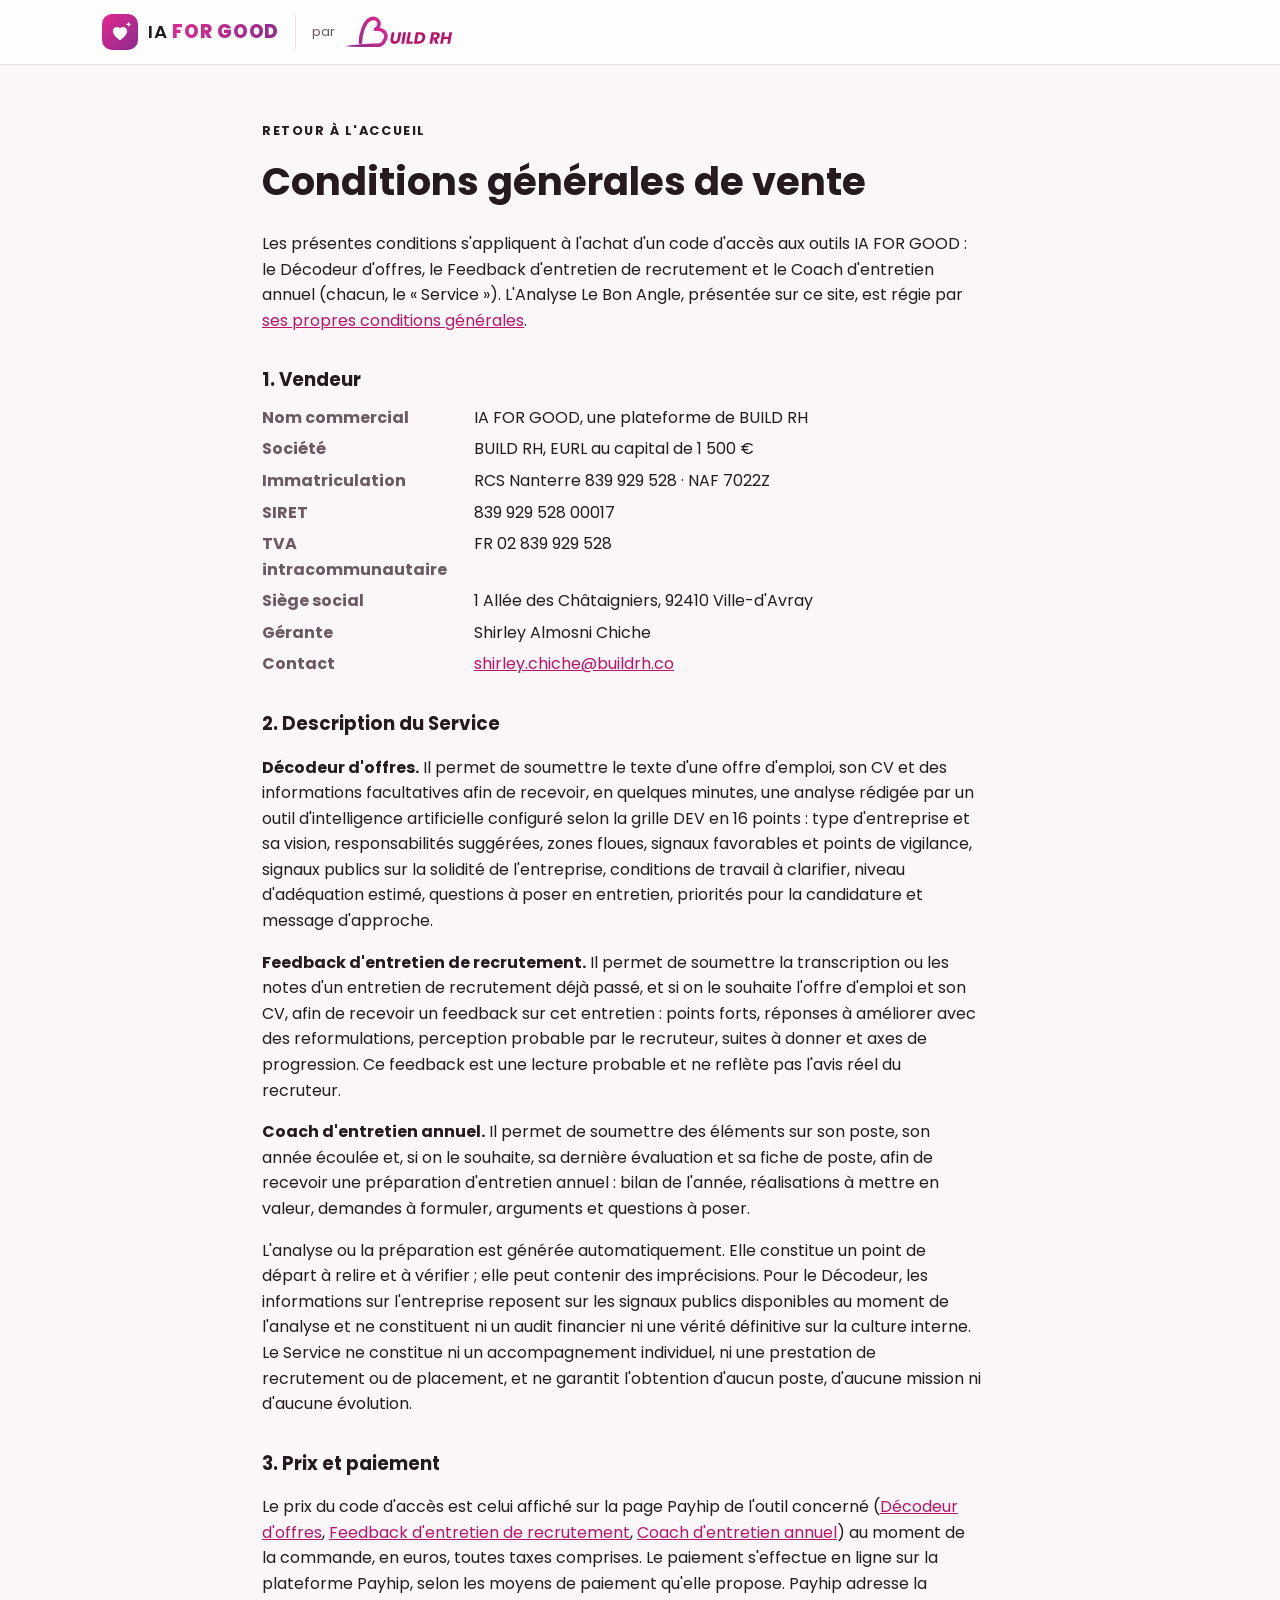
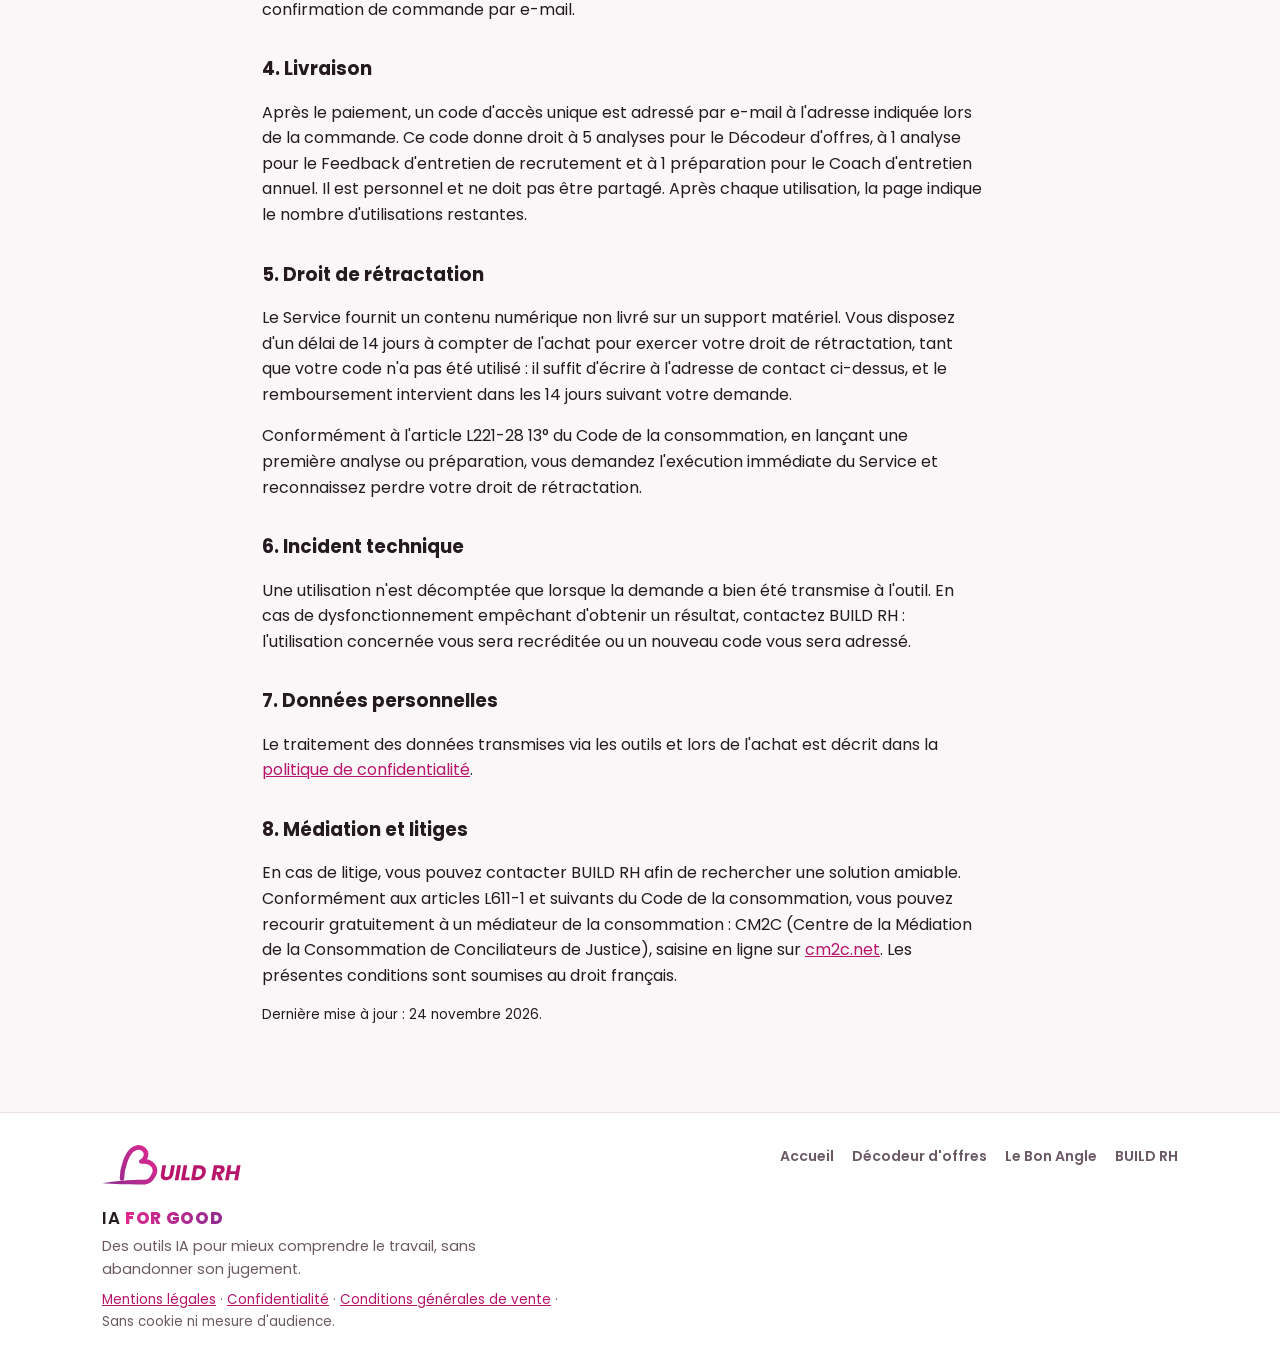
<file: cgv.html>
<!doctype html>
<html lang="fr">
<head>
  <meta charset="utf-8">
  <meta name="viewport" content="width=device-width, initial-scale=1">
  <meta name="color-scheme" content="light">
  <meta name="theme-color" content="#fbf7f8">
  <title>Conditions générales de vente · IA FOR GOOD</title>
  <meta name="description" content="Conditions générales de vente des outils payants IA FOR GOOD (Décodeur d’offres, Feedback d’entretien de recrutement, Coach d’entretien annuel), une offre de BUILD RH.">
  <link rel="icon" type="image/svg+xml" href="assets/favicon.svg">
  <link rel="preload" href="assets/fonts/poppins-latin-800-normal.woff2" as="font" type="font/woff2" crossorigin>
  <link rel="stylesheet" href="style.css?v=21">
</head>
<body class="page-legal">
  <a class="skip" href="#contenu">Aller au contenu</a>

  <header class="topbar">
    <div class="wrap topbar-in">
      <a class="marque" href="index.html" aria-label="IA FOR GOOD, accueil">
        <svg class="marque-picto" viewBox="0 0 40 40" aria-hidden="true">
          <defs><linearGradient id="g" x1="0" y1="0" x2="1" y2="1"><stop offset="0" stop-color="#e5288f"/><stop offset="1" stop-color="#8a2c8e"/></linearGradient></defs>
          <rect width="40" height="40" rx="11" fill="url(#g)"/>
          <path d="M20 29s-8-4.6-8-10.4A4.6 4.6 0 0 1 20 16a4.6 4.6 0 0 1 8 2.6C28 24.4 20 29 20 29z" fill="#fff"/>
          <path d="M29.5 8.5l.9 2.1 2.1.9-2.1.9-.9 2.1-.9-2.1-2.1-.9 2.1-.9z" fill="#fff"/>
        </svg>
        <span class="marque-txt">IA <b>FOR GOOD</b></span>
      </a>
      <a class="par-buildrh" href="https://build-rh.io/" target="_blank" rel="noopener" aria-label="Une plateforme BUILD RH">
        <span>par</span><img src="assets/logo-buildrh-couleur.svg" alt="BUILD RH" width="120" height="37">
      </a>
    </div>
  </header>

  <main id="contenu" class="bloc-page legal" tabindex="-1">
    <div class="wrap etroit">
      <p class="sur-titre"><a href="index.html">Retour à l'accueil</a></p>
      <h1>Conditions générales de vente</h1>
      <p>Les présentes conditions s'appliquent à l'achat d'un code d'accès aux outils IA FOR GOOD : le Décodeur d'offres, le Feedback d'entretien de recrutement et le Coach d'entretien annuel (chacun, le « Service »). L'Analyse Le Bon Angle, présentée sur ce site, est régie par <a href="https://almosnishirley.github.io/le-bon-angle/cgv.html" target="_blank" rel="noopener">ses propres conditions générales</a>.</p>

      <h2>1. Vendeur</h2>
      <dl class="fiche">
        <div><dt>Nom commercial</dt><dd>IA FOR GOOD, une plateforme de BUILD RH</dd></div>
        <div><dt>Société</dt><dd>BUILD RH, EURL au capital de 1 500 €</dd></div>
        <div><dt>Immatriculation</dt><dd>RCS Nanterre 839 929 528 · NAF 7022Z</dd></div>
        <div><dt>SIRET</dt><dd>839 929 528 00017</dd></div>
        <div><dt>TVA intracommunautaire</dt><dd>FR 02 839 929 528</dd></div>
        <div><dt>Siège social</dt><dd>1 Allée des Châtaigniers, 92410 Ville-d'Avray</dd></div>
        <div><dt>Gérante</dt><dd>Shirley Almosni Chiche</dd></div>
        <div><dt>Contact</dt><dd><a href="mailto:shirley.chiche@buildrh.co">shirley.chiche@buildrh.co</a></dd></div>
      </dl>

      <h2>2. Description du Service</h2>
      <p><strong>Décodeur d'offres.</strong> Il permet de soumettre le texte d'une offre d'emploi, son CV et des informations facultatives afin de recevoir, en quelques minutes, une analyse rédigée par un outil d'intelligence artificielle configuré selon la grille DEV en 16 points : type d'entreprise et sa vision, responsabilités suggérées, zones floues, signaux favorables et points de vigilance, signaux publics sur la solidité de l'entreprise, conditions de travail à clarifier, niveau d'adéquation estimé, questions à poser en entretien, priorités pour la candidature et message d'approche.</p>
      <p><strong>Feedback d'entretien de recrutement.</strong> Il permet de soumettre la transcription ou les notes d'un entretien de recrutement déjà passé, et si on le souhaite l'offre d'emploi et son CV, afin de recevoir un feedback sur cet entretien : points forts, réponses à améliorer avec des reformulations, perception probable par le recruteur, suites à donner et axes de progression. Ce feedback est une lecture probable et ne reflète pas l'avis réel du recruteur.</p>
      <p><strong>Coach d'entretien annuel.</strong> Il permet de soumettre des éléments sur son poste, son année écoulée et, si on le souhaite, sa dernière évaluation et sa fiche de poste, afin de recevoir une préparation d'entretien annuel : bilan de l'année, réalisations à mettre en valeur, demandes à formuler, arguments et questions à poser.</p>
      <p>L'analyse ou la préparation est générée automatiquement. Elle constitue un point de départ à relire et à vérifier ; elle peut contenir des imprécisions. Pour le Décodeur, les informations sur l'entreprise reposent sur les signaux publics disponibles au moment de l'analyse et ne constituent ni un audit financier ni une vérité définitive sur la culture interne. Le Service ne constitue ni un accompagnement individuel, ni une prestation de recrutement ou de placement, et ne garantit l'obtention d'aucun poste, d'aucune mission ni d'aucune évolution.</p>

      <h2>3. Prix et paiement</h2>
      <p>Le prix du code d'accès est celui affiché sur la page Payhip de l'outil concerné (<a href="https://payhip.com/b/MjdBF" target="_blank" rel="noopener">Décodeur d'offres</a>, <a href="https://payhip.com/b/0I8Kq" target="_blank" rel="noopener">Feedback d'entretien de recrutement</a>, <a href="https://payhip.com/b/vAtei" target="_blank" rel="noopener">Coach d'entretien annuel</a>) au moment de la commande, en euros, toutes taxes comprises. Le paiement s'effectue en ligne sur la plateforme Payhip, selon les moyens de paiement qu'elle propose. Payhip adresse la confirmation de commande par e-mail.</p>

      <h2>4. Livraison</h2>
      <p>Après le paiement, un code d'accès unique est adressé par e-mail à l'adresse indiquée lors de la commande. Ce code donne droit à 5 analyses pour le Décodeur d'offres, à 1 analyse pour le Feedback d'entretien de recrutement et à 1 préparation pour le Coach d'entretien annuel. Il est personnel et ne doit pas être partagé. Après chaque utilisation, la page indique le nombre d'utilisations restantes.</p>

      <h2>5. Droit de rétractation</h2>
      <p>Le Service fournit un contenu numérique non livré sur un support matériel. Vous disposez d'un délai de 14 jours à compter de l'achat pour exercer votre droit de rétractation, tant que votre code n'a pas été utilisé : il suffit d'écrire à l'adresse de contact ci-dessus, et le remboursement intervient dans les 14 jours suivant votre demande.</p>
      <p>Conformément à l'article L221-28 13° du Code de la consommation, en lançant une première analyse ou préparation, vous demandez l'exécution immédiate du Service et reconnaissez perdre votre droit de rétractation.</p>

      <h2>6. Incident technique</h2>
      <p>Une utilisation n'est décomptée que lorsque la demande a bien été transmise à l'outil. En cas de dysfonctionnement empêchant d'obtenir un résultat, contactez BUILD RH : l'utilisation concernée vous sera recréditée ou un nouveau code vous sera adressé.</p>

      <h2>7. Données personnelles</h2>
      <p>Le traitement des données transmises via les outils et lors de l'achat est décrit dans la <a href="confidentialite.html">politique de confidentialité</a>.</p>

      <h2>8. Médiation et litiges</h2>
      <p>En cas de litige, vous pouvez contacter BUILD RH afin de rechercher une solution amiable. Conformément aux articles L611-1 et suivants du Code de la consommation, vous pouvez recourir gratuitement à un médiateur de la consommation : CM2C (Centre de la Médiation de la Consommation de Conciliateurs de Justice), saisine en ligne sur <a href="https://cm2c.net" target="_blank" rel="noopener">cm2c.net</a>. Les présentes conditions sont soumises au droit français.</p>

      <p class="microcopy">Dernière mise à jour : 24 novembre 2026.</p>
    </div>
  </main>

  <footer class="pied">
    <div class="wrap pied-in">
      <div>
        <a class="pied-logo" href="https://build-rh.io/" target="_blank" rel="noopener"><img src="assets/logo-buildrh-couleur.svg" alt="BUILD RH" width="150" height="47"></a>
        <p class="pied-marque">IA <b>FOR GOOD</b></p>
        <p class="pied-txt">Des outils IA pour mieux comprendre le travail, sans abandonner son jugement.</p>
        <p class="pied-txt pied-legal"><a href="mentions-legales.html">Mentions légales</a> · <a href="confidentialite.html">Confidentialité</a> · <a href="cgv.html">Conditions générales de vente</a> · Sans cookie ni mesure d'audience.</p>
      </div>
      <ul class="pied-liens"><li><a href="index.html">Accueil</a></li><li><a href="decodeur.html">Décodeur d'offres</a></li><li><a href="https://almosnishirley.github.io/le-bon-angle/" target="_blank" rel="noopener">Le Bon Angle</a></li><li><a href="https://build-rh.io/" target="_blank" rel="noopener">BUILD RH</a></li></ul>
    </div>
  </footer>
</body>
</html>
</file>
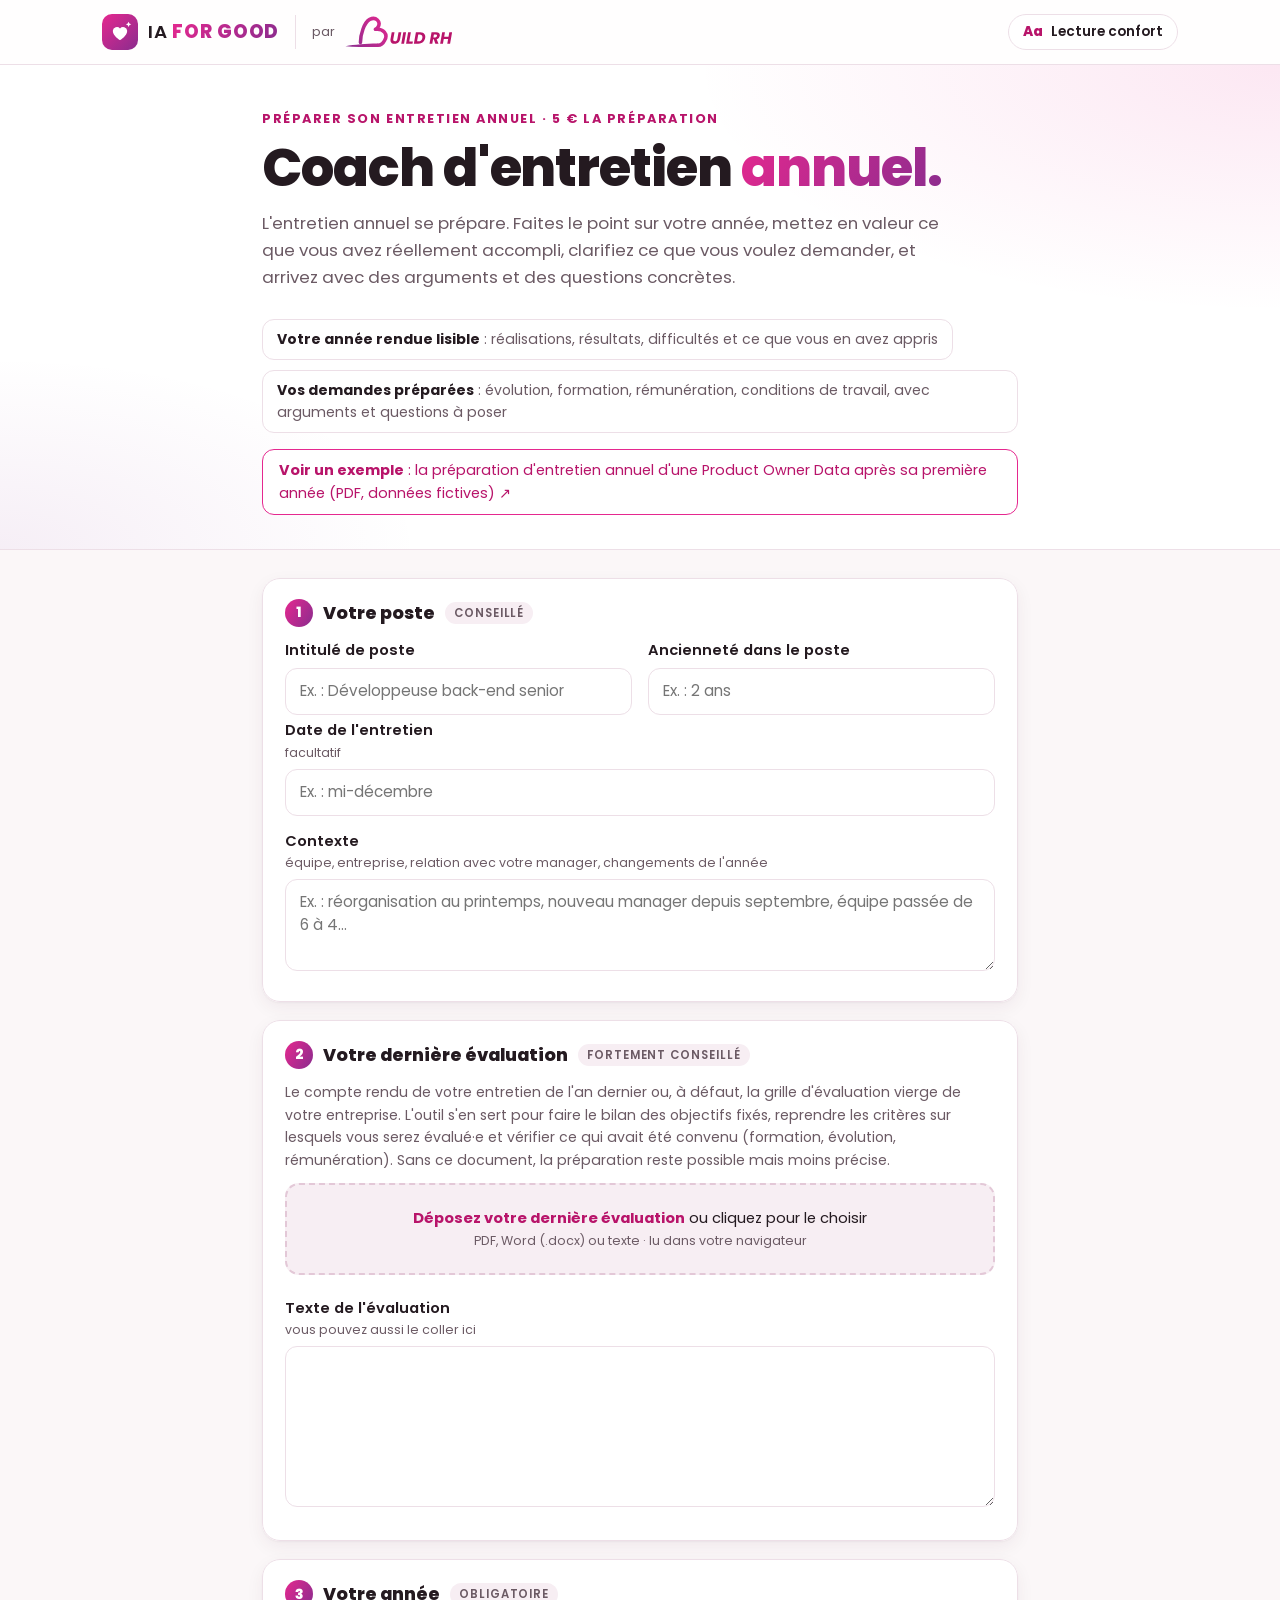
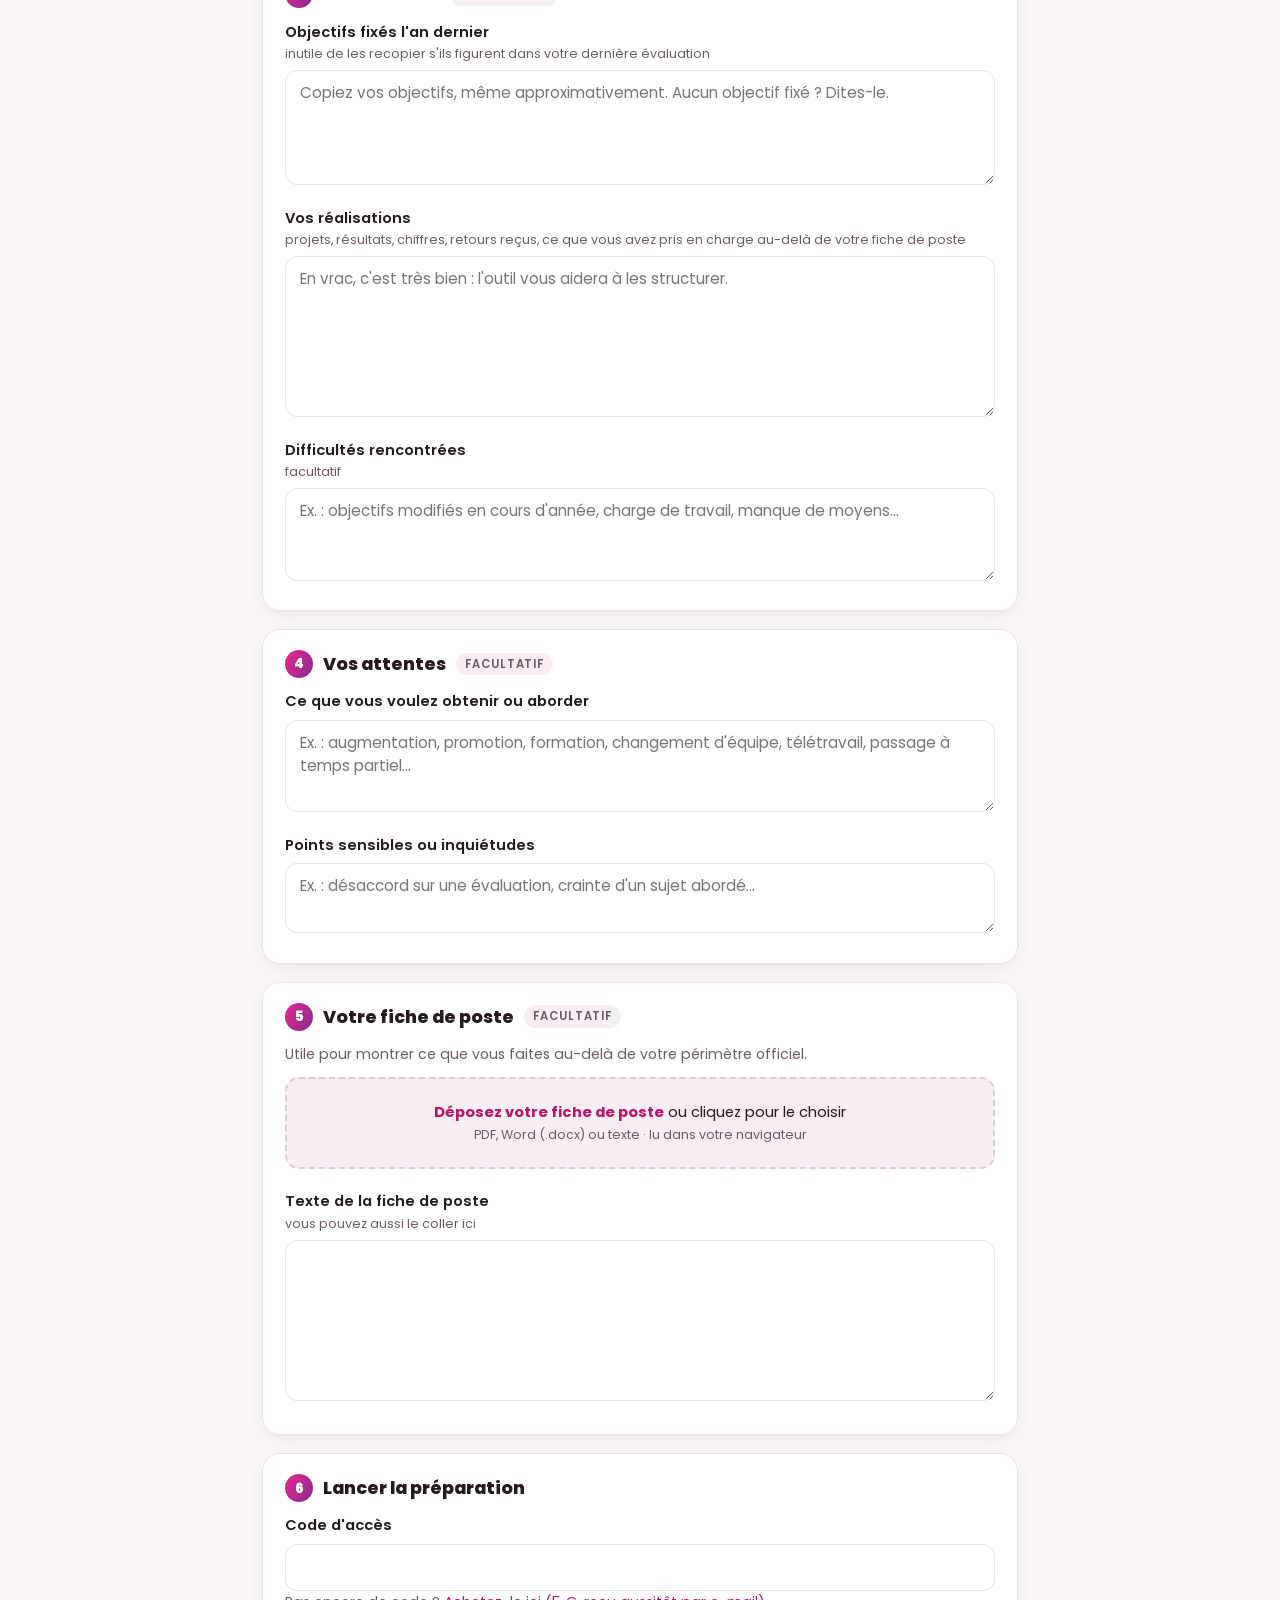
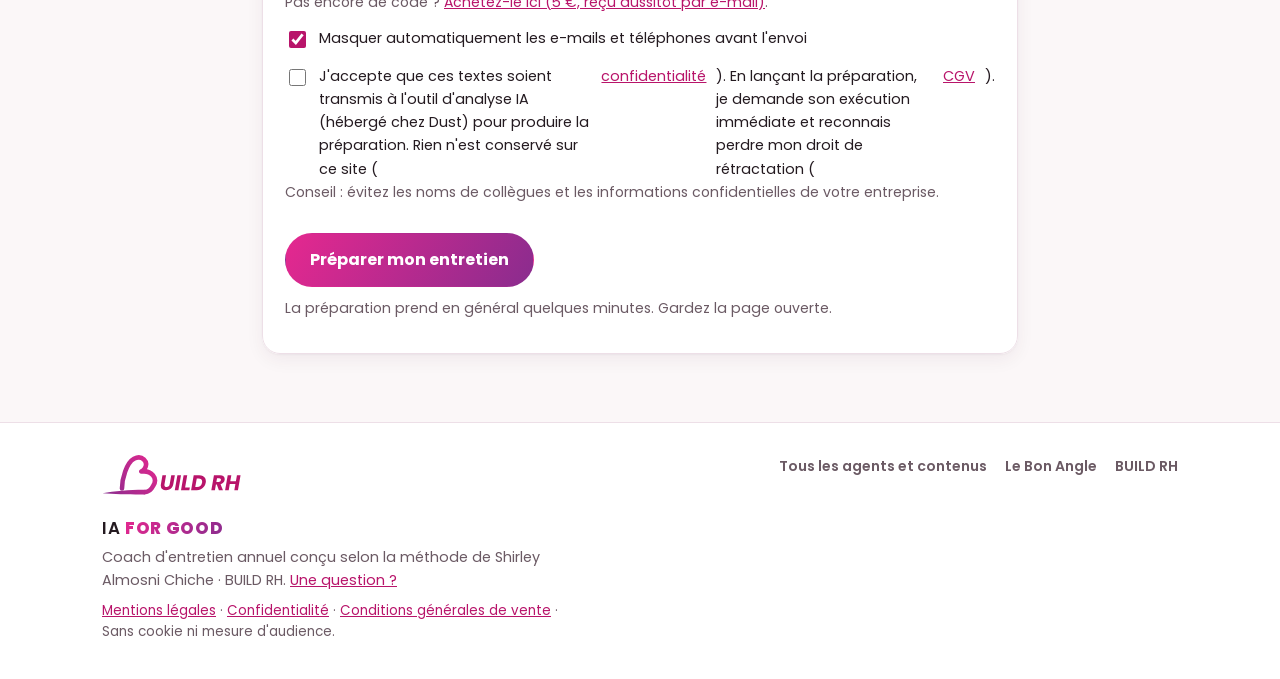
<file: coach-entretien.html>
<!doctype html>
<html lang="fr">
<head>
  <meta charset="utf-8">
  <meta name="viewport" content="width=device-width, initial-scale=1">
  <meta name="color-scheme" content="light">
  <meta name="theme-color" content="#fbf7f8">
  <title>Coach d'entretien annuel · IA FOR GOOD</title>
  <meta name="description" content="Préparez votre entretien annuel : mettez en valeur votre année, clarifiez vos demandes et arrivez avec des arguments et des questions concrètes.">
  <link rel="icon" type="image/svg+xml" href="assets/favicon.svg">
  <link rel="preload" href="assets/fonts/poppins-latin-800-normal.woff2" as="font" type="font/woff2" crossorigin>
  <link rel="stylesheet" href="style.css?v=21">
</head>
<body class="page-outil">
  <a class="skip" href="#outil">Aller au formulaire</a>

  <header class="topbar">
    <div class="wrap topbar-in">
      <a class="marque" href="index.html" aria-label="IA FOR GOOD, accueil">
        <svg class="marque-picto" viewBox="0 0 40 40" aria-hidden="true">
          <defs><linearGradient id="g" x1="0" y1="0" x2="1" y2="1"><stop offset="0" stop-color="#e5288f"/><stop offset="1" stop-color="#8a2c8e"/></linearGradient></defs>
          <rect width="40" height="40" rx="11" fill="url(#g)"/>
          <path d="M20 29s-8-4.6-8-10.4A4.6 4.6 0 0 1 20 16a4.6 4.6 0 0 1 8 2.6C28 24.4 20 29 20 29z" fill="#fff"/>
          <path d="M29.5 8.5l.9 2.1 2.1.9-2.1.9-.9 2.1-.9-2.1-2.1-.9 2.1-.9z" fill="#fff"/>
        </svg>
        <span class="marque-txt">IA <b>FOR GOOD</b></span>
      </a>
      <a class="par-buildrh" href="https://build-rh.io/" target="_blank" rel="noopener" aria-label="Une plateforme BUILD RH">
        <span>par</span><img src="assets/logo-buildrh-couleur.svg" alt="BUILD RH" width="120" height="37">
      </a>
      <button id="confort" class="toggle" type="button" aria-pressed="false"><span aria-hidden="true">Aa</span> <i class="lbl" style="font-style:normal">Lecture confort</i></button>
    </div>
  </header>

  <section class="hero hero-outil">
    <div class="wrap">
      <p class="sur-titre"><a href="index.html#entretien">Préparer son entretien annuel</a> · 5 € la préparation</p>
      <h1>Coach d'entretien <span class="hl">annuel.</span></h1>
      <p class="lead">L'entretien annuel se prépare. Faites le point sur votre année, mettez en valeur ce que vous avez réellement accompli, clarifiez ce que vous voulez demander, et arrivez avec des arguments et des questions concrètes.</p>
      <ul class="points-cles">
        <li><strong>Votre année rendue lisible</strong> : réalisations, résultats, difficultés et ce que vous en avez appris</li>
        <li><strong>Vos demandes préparées</strong> : évolution, formation, rémunération, conditions de travail, avec arguments et questions à poser</li>
      </ul>
      <p class="exemple-lien"><a href="assets/exemples/exemple-coach-entretien-annuel.pdf" target="_blank" rel="noopener"><strong>Voir un exemple</strong> : la préparation d'entretien annuel d'une Product Owner Data après sa première année (PDF, données fictives) ↗</a></p>
    </div>
  </section>

  <main id="outil" class="wrap outil" tabindex="-1">

    <div id="ferme" class="encart" hidden>
      <h2>Le Coach d'entretien annuel ouvre très bientôt</h2>
      <p>Il est en cours de test. Vous voulez faire partie des premiers à l'essayer ? <a data-contact href="#">Écrivez-moi</a>.</p>
    </div>

    <div id="app">
      <form id="form" novalidate>
        <fieldset class="bloc">
          <legend><span class="num">1</span> Votre poste <em>conseillé</em></legend>
          <div class="deux">
            <div><label for="poste">Intitulé de poste</label><input id="poste" type="text" placeholder="Ex. : Développeuse back-end senior"></div>
            <div><label for="anciennete">Ancienneté dans le poste</label><input id="anciennete" type="text" placeholder="Ex. : 2 ans"></div>
          </div>
          <label for="date-entretien">Date de l'entretien <span class="aide">facultatif</span></label>
          <input id="date-entretien" type="text" placeholder="Ex. : mi-décembre">
          <label for="contexte">Contexte <span class="aide">équipe, entreprise, relation avec votre manager, changements de l'année</span></label>
          <textarea id="contexte" rows="3" placeholder="Ex. : réorganisation au printemps, nouveau manager depuis septembre, équipe passée de 6 à 4…"></textarea>
        </fieldset>

        <fieldset class="bloc">
          <legend><span class="num">2</span> Votre dernière évaluation <em>fortement conseillé</em></legend>
          <p class="aide-bloc">Le compte rendu de votre entretien de l'an dernier ou, à défaut, la grille d'évaluation vierge de votre entreprise. L'outil s'en sert pour faire le bilan des objectifs fixés, reprendre les critères sur lesquels vous serez évalué·e et vérifier ce qui avait été convenu (formation, évolution, rémunération). Sans ce document, la préparation reste possible mais moins précise.</p>
          <div id="eval-dropzone" class="dropzone">
            <input id="eval-file" type="file" accept=".pdf,.docx,.txt,.md,application/pdf">
            <label for="eval-file"><strong>Déposez votre dernière évaluation</strong> ou cliquez pour le choisir <span class="aide">PDF, Word (.docx) ou texte · lu dans votre navigateur</span></label>
          </div>
          <p id="eval-status" class="statut" aria-live="polite"></p>
          <label for="eval-text">Texte de l'évaluation <span class="aide">vous pouvez aussi le coller ici</span></label>
          <textarea id="eval-text" rows="6"></textarea>
          <p id="eval-count" class="compteur"></p>
        </fieldset>

        <fieldset class="bloc">
          <legend><span class="num">3</span> Votre année <em>obligatoire</em></legend>
          <label for="objectifs">Objectifs fixés l'an dernier <span class="aide">inutile de les recopier s'ils figurent dans votre dernière évaluation</span></label>
          <textarea id="objectifs" rows="4" placeholder="Copiez vos objectifs, même approximativement. Aucun objectif fixé ? Dites-le."></textarea>
          <label for="realisations">Vos réalisations <span class="aide">projets, résultats, chiffres, retours reçus, ce que vous avez pris en charge au-delà de votre fiche de poste</span></label>
          <textarea id="realisations" rows="6" placeholder="En vrac, c'est très bien : l'outil vous aidera à les structurer."></textarea>
          <label for="difficultes">Difficultés rencontrées <span class="aide">facultatif</span></label>
          <textarea id="difficultes" rows="3" placeholder="Ex. : objectifs modifiés en cours d'année, charge de travail, manque de moyens…"></textarea>
        </fieldset>

        <fieldset class="bloc">
          <legend><span class="num">4</span> Vos attentes <em>facultatif</em></legend>
          <label for="souhaits">Ce que vous voulez obtenir ou aborder</label>
          <textarea id="souhaits" rows="3" placeholder="Ex. : augmentation, promotion, formation, changement d'équipe, télétravail, passage à temps partiel…"></textarea>
          <label for="sensibles">Points sensibles ou inquiétudes</label>
          <textarea id="sensibles" rows="2" placeholder="Ex. : désaccord sur une évaluation, crainte d'un sujet abordé…"></textarea>
        </fieldset>

        <fieldset class="bloc">
          <legend><span class="num">5</span> Votre fiche de poste <em>facultatif</em></legend>
          <p class="aide-bloc">Utile pour montrer ce que vous faites au-delà de votre périmètre officiel.</p>
          <div id="doc-dropzone" class="dropzone">
            <input id="doc-file" type="file" accept=".pdf,.docx,.txt,.md,application/pdf">
            <label for="doc-file"><strong>Déposez votre fiche de poste</strong> ou cliquez pour le choisir <span class="aide">PDF, Word (.docx) ou texte · lu dans votre navigateur</span></label>
          </div>
          <p id="doc-status" class="statut" aria-live="polite"></p>
          <label for="doc-text">Texte de la fiche de poste <span class="aide">vous pouvez aussi le coller ici</span></label>
          <textarea id="doc-text" rows="6"></textarea>
          <p id="doc-count" class="compteur"></p>
        </fieldset>

        <fieldset class="bloc">
          <legend><span class="num">6</span> Lancer la préparation</legend>
          <div id="code-wrap">
            <label for="access">Code d'accès</label>
            <input id="access" type="text" autocomplete="off" spellcheck="false">
            <p class="aide-bloc" id="code-aide">Pas encore de code ? <a data-contact href="#">Écrivez-moi</a>.</p>
          </div>
          <label class="case"><input id="redact" type="checkbox" checked> Masquer automatiquement les e-mails et téléphones avant l'envoi</label>
          <label class="case"><input id="consent" type="checkbox"> J'accepte que ces textes soient transmis à l'outil d'analyse IA (hébergé chez Dust) pour produire la préparation. Rien n'est conservé sur ce site (<a href="confidentialite.html" target="_blank" rel="noopener">confidentialité</a>). En lançant la préparation, je demande son exécution immédiate et reconnais perdre mon droit de rétractation (<a href="cgv.html" target="_blank" rel="noopener">CGV</a>).</label>
          <p class="aide-bloc">Conseil : évitez les noms de collègues et les informations confidentielles de votre entreprise.</p>
          <p id="form-error" class="erreur" role="alert" hidden></p>
          <div id="service-full" class="erreur" tabindex="-1" hidden>Le Coach est très demandé en ce moment et l'outil n'a pas pu être joint. Votre code n'a pas été utilisé : réessayez un peu plus tard.</div>
          <button id="submit-btn" class="btn btn-prim btn-grand" type="submit">Préparer mon entretien</button>
          <p class="aide-bloc">La préparation prend en général quelques minutes. Gardez la page ouverte.</p>
        </fieldset>
      </form>

      <div id="progress" class="encart progress" tabindex="-1" hidden>
        <span class="spinner" aria-hidden="true"></span>
        <div><strong id="progress-text">Préparation en cours…</strong><p>L'outil relit votre année, structure vos réalisations et prépare vos arguments.</p></div>
      </div>
    </div>

    <section id="result" class="resultat" tabindex="-1" hidden>
      <div class="print-only print-tete">
        <div class="print-marques">
          <span class="marque-txt">IA <b>FOR GOOD</b></span>
          <img src="assets/logo-buildrh-couleur.svg" alt="BUILD RH" width="150" height="47">
        </div>
        <p class="print-kicker">Coach d'entretien annuel</p>
        <p class="print-titre">Ma préparation d'entretien annuel</p>
        <p class="print-date">Établie le <span id="print-date"></span></p>
      </div>

      <div class="resultat-tete">
        <p class="sur-titre">Votre préparation</p>
        <h2>Votre année, vos arguments, vos questions.</h2>
        <p class="resultat-intro">Cette préparation est une <strong>base de travail</strong> : relisez-la, corrigez ce qui ne vous ressemble pas et gardez vos propres mots le jour de l'entretien.</p>
        <div class="resultat-actions">
          <button id="print-btn" class="btn btn-prim" type="button">Télécharger en PDF</button>
          <button id="copy-btn" class="btn btn-sec" type="button">Copier le texte</button>
          <button id="download-btn" class="btn btn-sec" type="button">Texte brut (.md)</button>
        </div>
        <p id="copy-status" class="statut" aria-live="polite"></p>
        <p id="remaining" class="statut" hidden></p>
      </div>

      <div class="encart demande">
        <p class="liste-titre">Votre demande</p>
        <dl>
          <dt>Poste</dt><dd id="sum-poste"></dd>
          <dt>Dernière évaluation</dt><dd id="sum-eval"></dd>
          <dt>Fiche de poste</dt><dd id="sum-doc"></dd>
          <dt>Attentes</dt><dd id="sum-souhaits"></dd>
        </dl>
      </div>
      <nav id="toc-wrap" class="encart sommaire" aria-label="Sommaire de la préparation" hidden><strong>Sommaire</strong><ul id="toc"></ul></nav>
      <div id="result-body" class="resultat-corps"></div>

      <div class="suites">
        <h3 class="suites-titre">Pour aller plus loin, avec Shirley</h3>
        <div class="encart recontact">
          <p><strong>Un entretien à fort enjeu (promotion, augmentation, désaccord) ?</strong> Shirley peut vous aider à le préparer. Un e-mail déjà rédigé s'ouvre : vous n'avez plus qu'à l'envoyer.</p>
          <a class="btn btn-sec" id="recontact-btn" href="#">Je souhaite être recontacté·e</a>
        </div>
      </div>

      <div class="print-only print-suite">
        <p class="print-suite-titre">Pour aller plus loin, avec Shirley</p>
        <p>Pour préparer un entretien à fort enjeu : <strong id="print-email"></strong></p>
      </div>
      <p class="print-only print-mention">Préparation rédigée par un agent d'IA configuré selon la méthode de Shirley Almosni Chiche (BUILD RH), à partir des seules informations fournies. C'est une base de travail, à relire et à adapter : elle peut contenir des imprécisions et ne constitue pas un conseil juridique. IA FOR GOOD est une plateforme BUILD RH.</p>

      <p class="avertissement"><strong>Confidentialité.</strong> Ce site n'a rien conservé : si vous fermez cette page, la préparation disparaît de votre écran. Téléchargez-la ou copiez-la.</p>
      <p><button id="restart-btn" class="btn btn-sec" type="button">Nouvelle préparation</button></p>
    </section>
  </main>

  <footer class="pied">
    <div class="wrap pied-in">
      <div>
        <a class="pied-logo" href="https://build-rh.io/" target="_blank" rel="noopener"><img src="assets/logo-buildrh-couleur.svg" alt="BUILD RH" width="150" height="47"></a>
        <p class="pied-marque">IA <b>FOR GOOD</b></p>
        <p class="pied-txt">Coach d'entretien annuel conçu selon la méthode de Shirley Almosni Chiche · BUILD RH. <a data-contact href="#">Une question ?</a></p>
        <p class="pied-txt pied-legal"><a href="mentions-legales.html">Mentions légales</a> · <a href="confidentialite.html">Confidentialité</a> · <a href="cgv.html">Conditions générales de vente</a> · Sans cookie ni mesure d'audience.</p>
      </div>
      <ul class="pied-liens"><li><a href="index.html">Tous les agents et contenus</a></li><li><a href="https://almosnishirley.github.io/le-bon-angle/" target="_blank" rel="noopener">Le Bon Angle</a></li><li><a href="https://build-rh.io/" target="_blank" rel="noopener">BUILD RH</a></li></ul>
    </div>
  </footer>

  <script src="assets/js/coach-config.js?v=3"></script>
  <script src="assets/vendor/pdf.min.js"></script>
  <script src="assets/vendor/mammoth.browser.min.js"></script>
  <script src="assets/vendor/marked.min.js"></script>
  <script src="assets/vendor/purify.min.js"></script>
  <script src="assets/js/coach.js?v=3"></script>
</body>
</html>
</file>
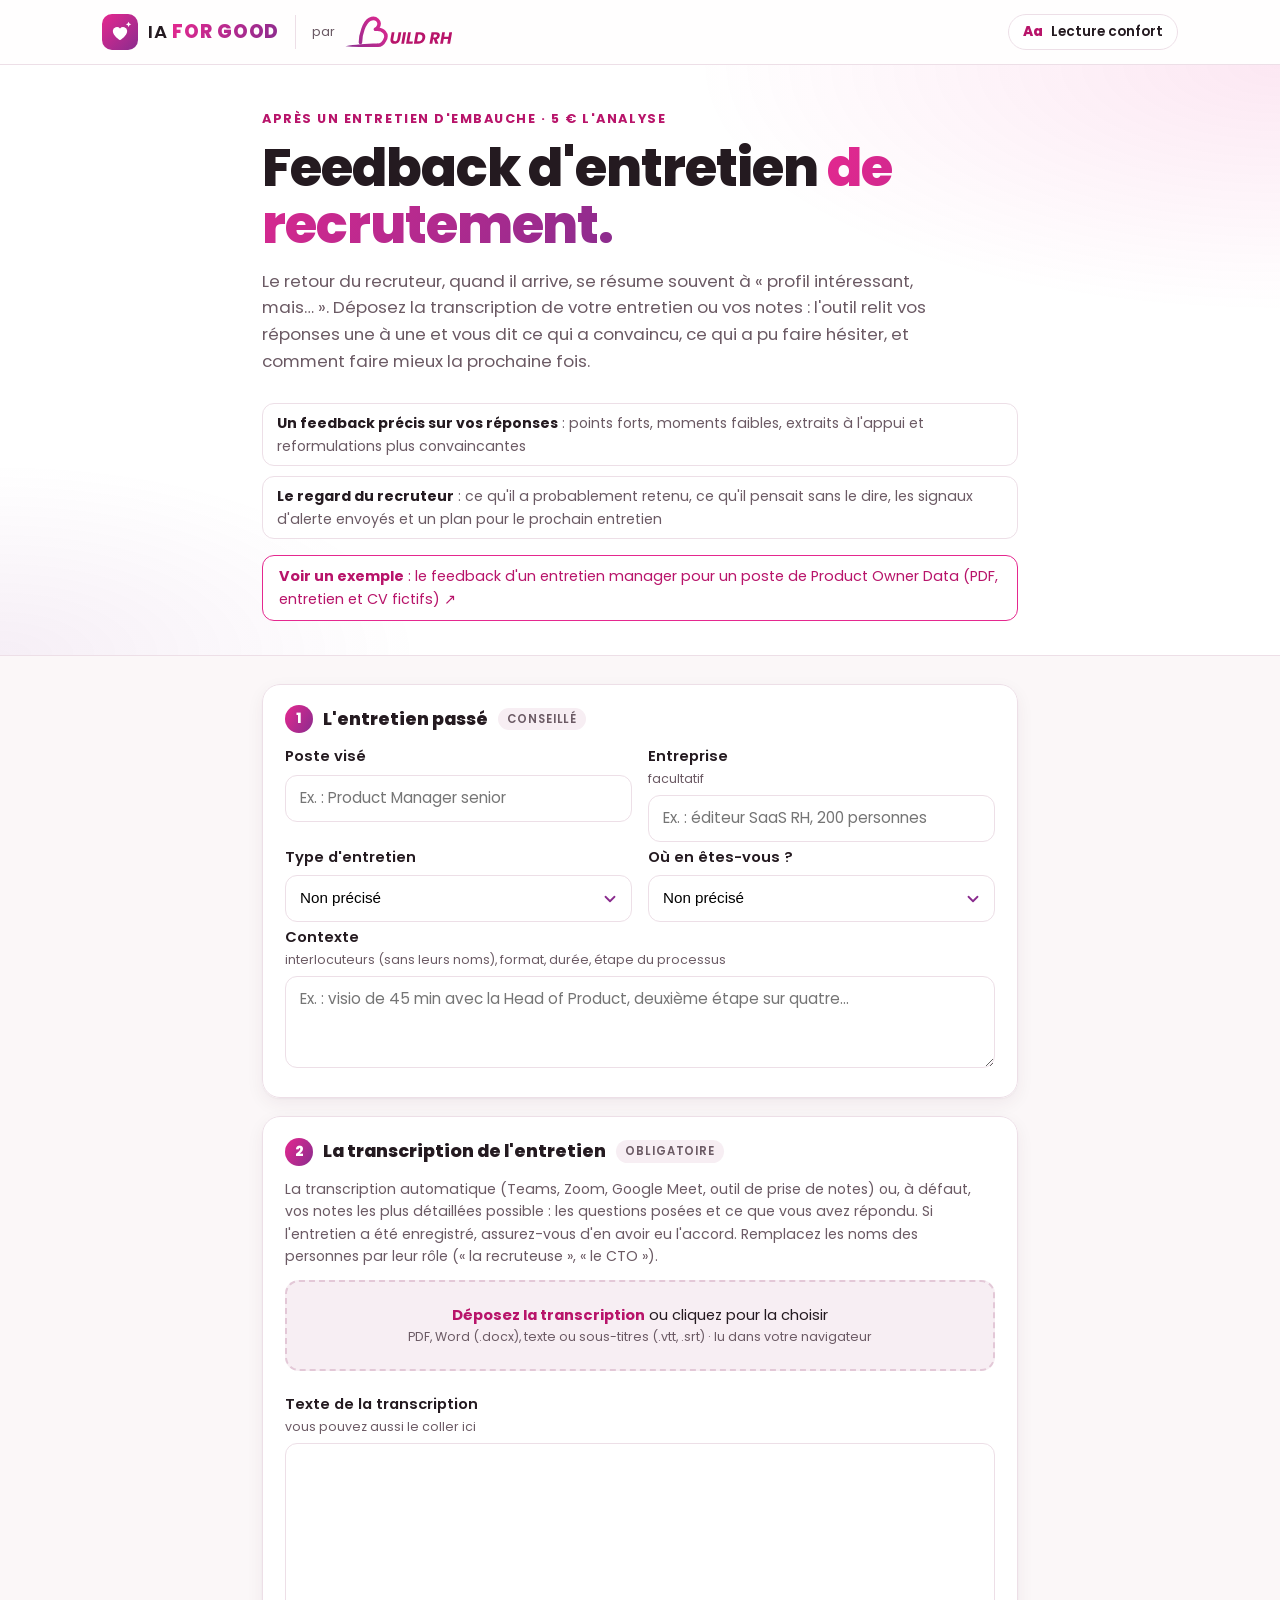
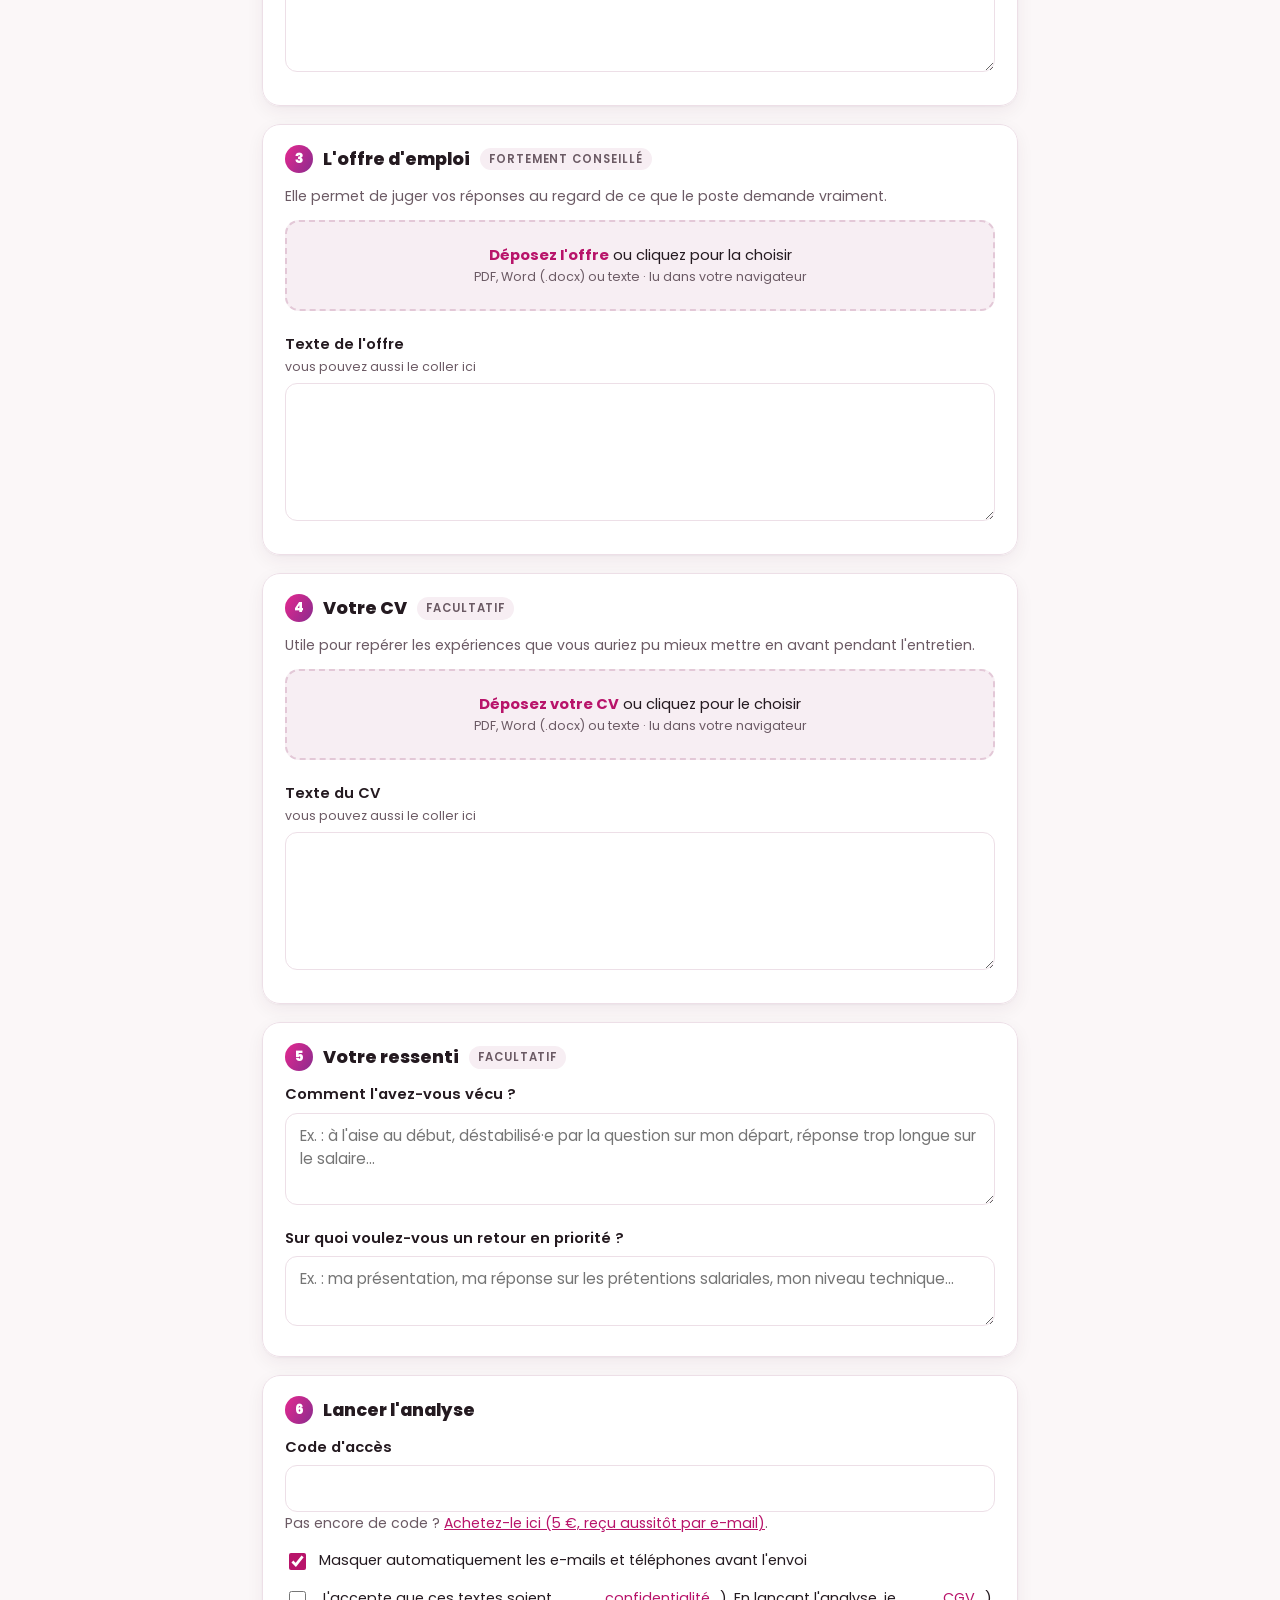
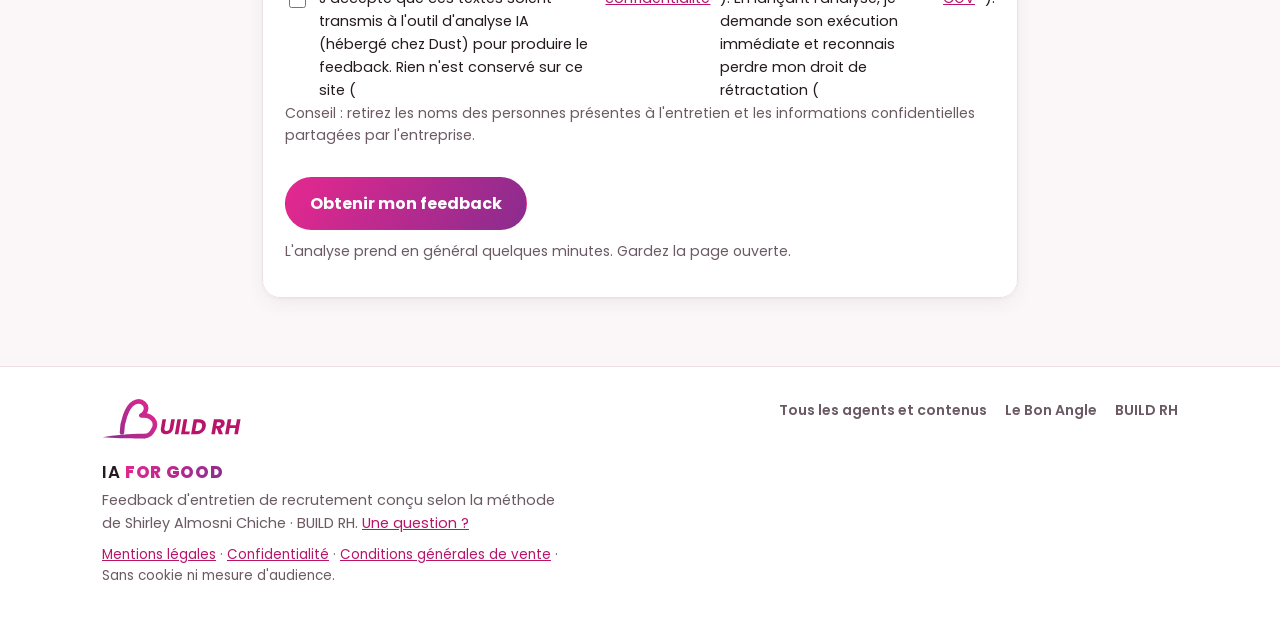
<file: coach-recrutement.html>
<!doctype html>
<html lang="fr"><head><meta charset="utf-8"><title>Feedback d'entretien de recrutement · IA FOR GOOD</title>
<meta name="robots" content="noindex"><link rel="canonical" href="https://aiforgood.page/feedback-entretien.html">
<meta http-equiv="refresh" content="0; url=feedback-entretien.html"></head>
<body><p>Cette page a déménagé : <a href="feedback-entretien.html">Feedback d'entretien de recrutement</a>.</p></body></html>
</file>
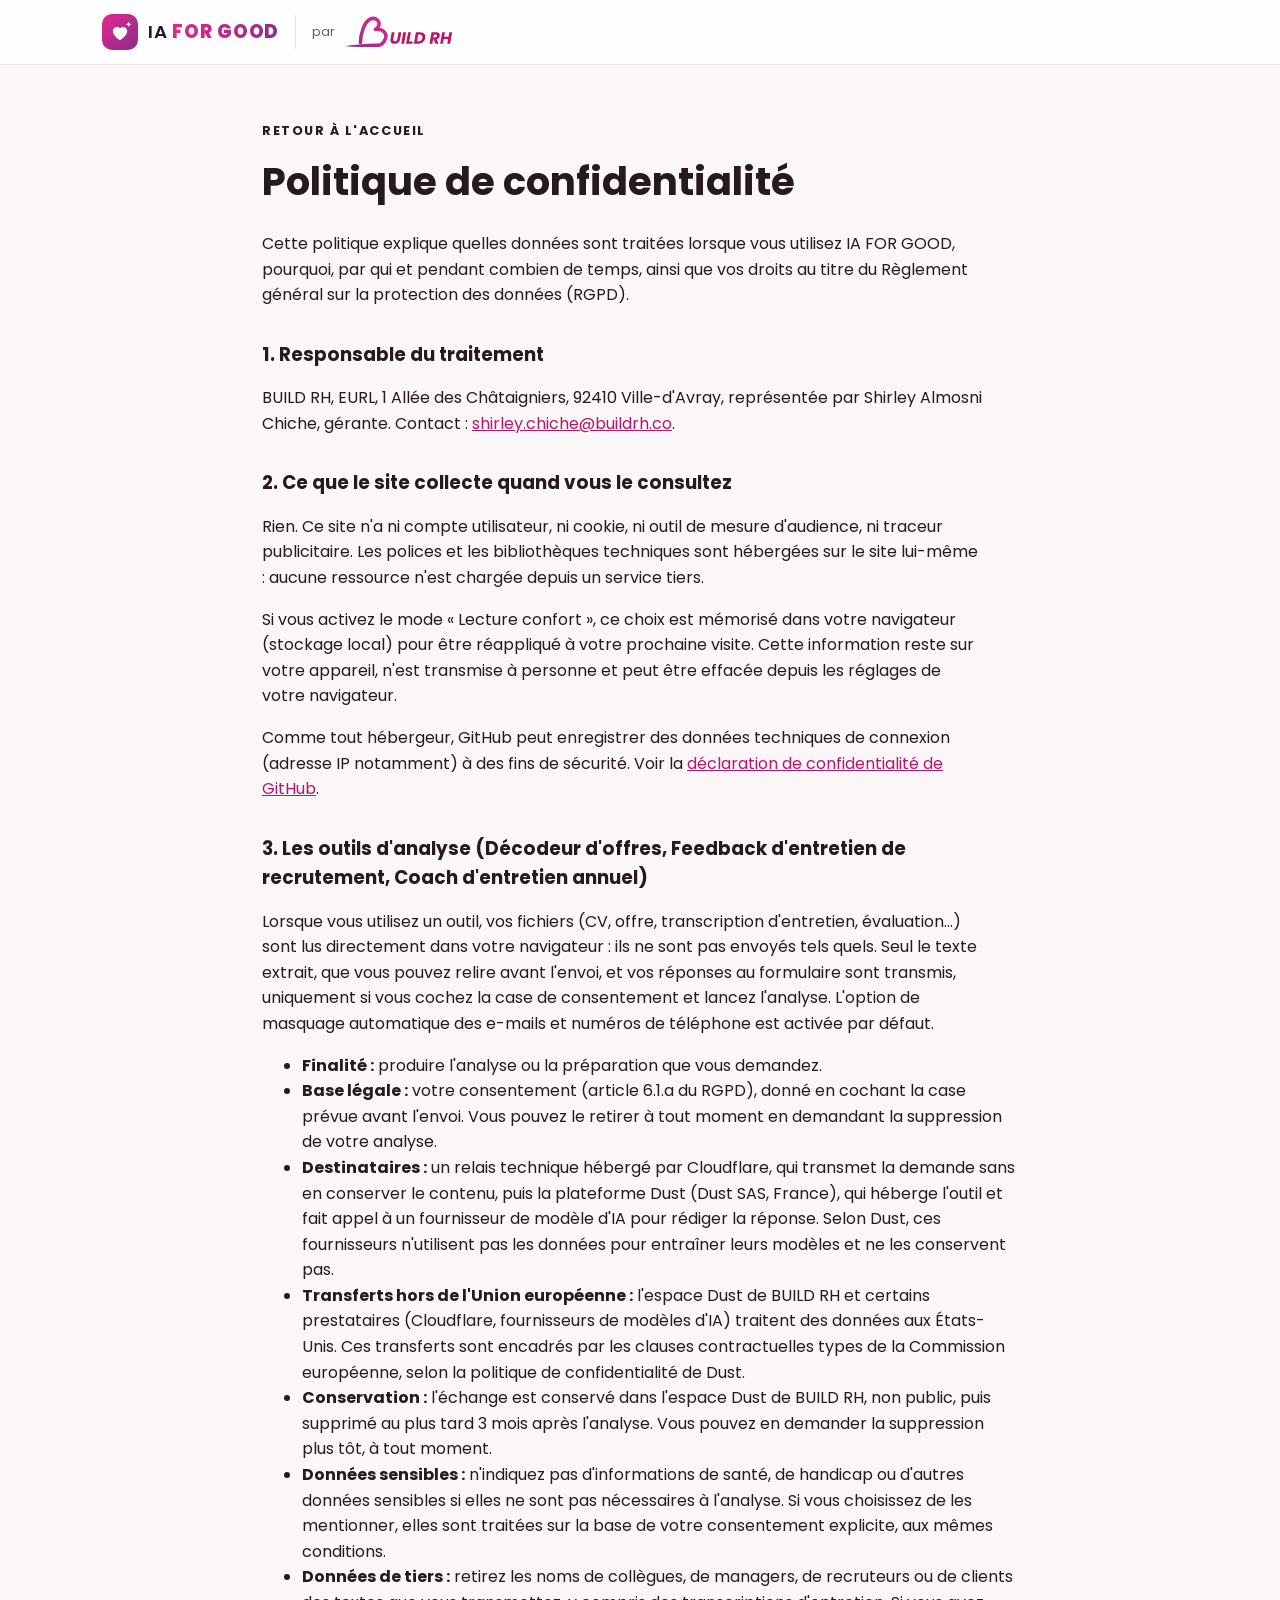
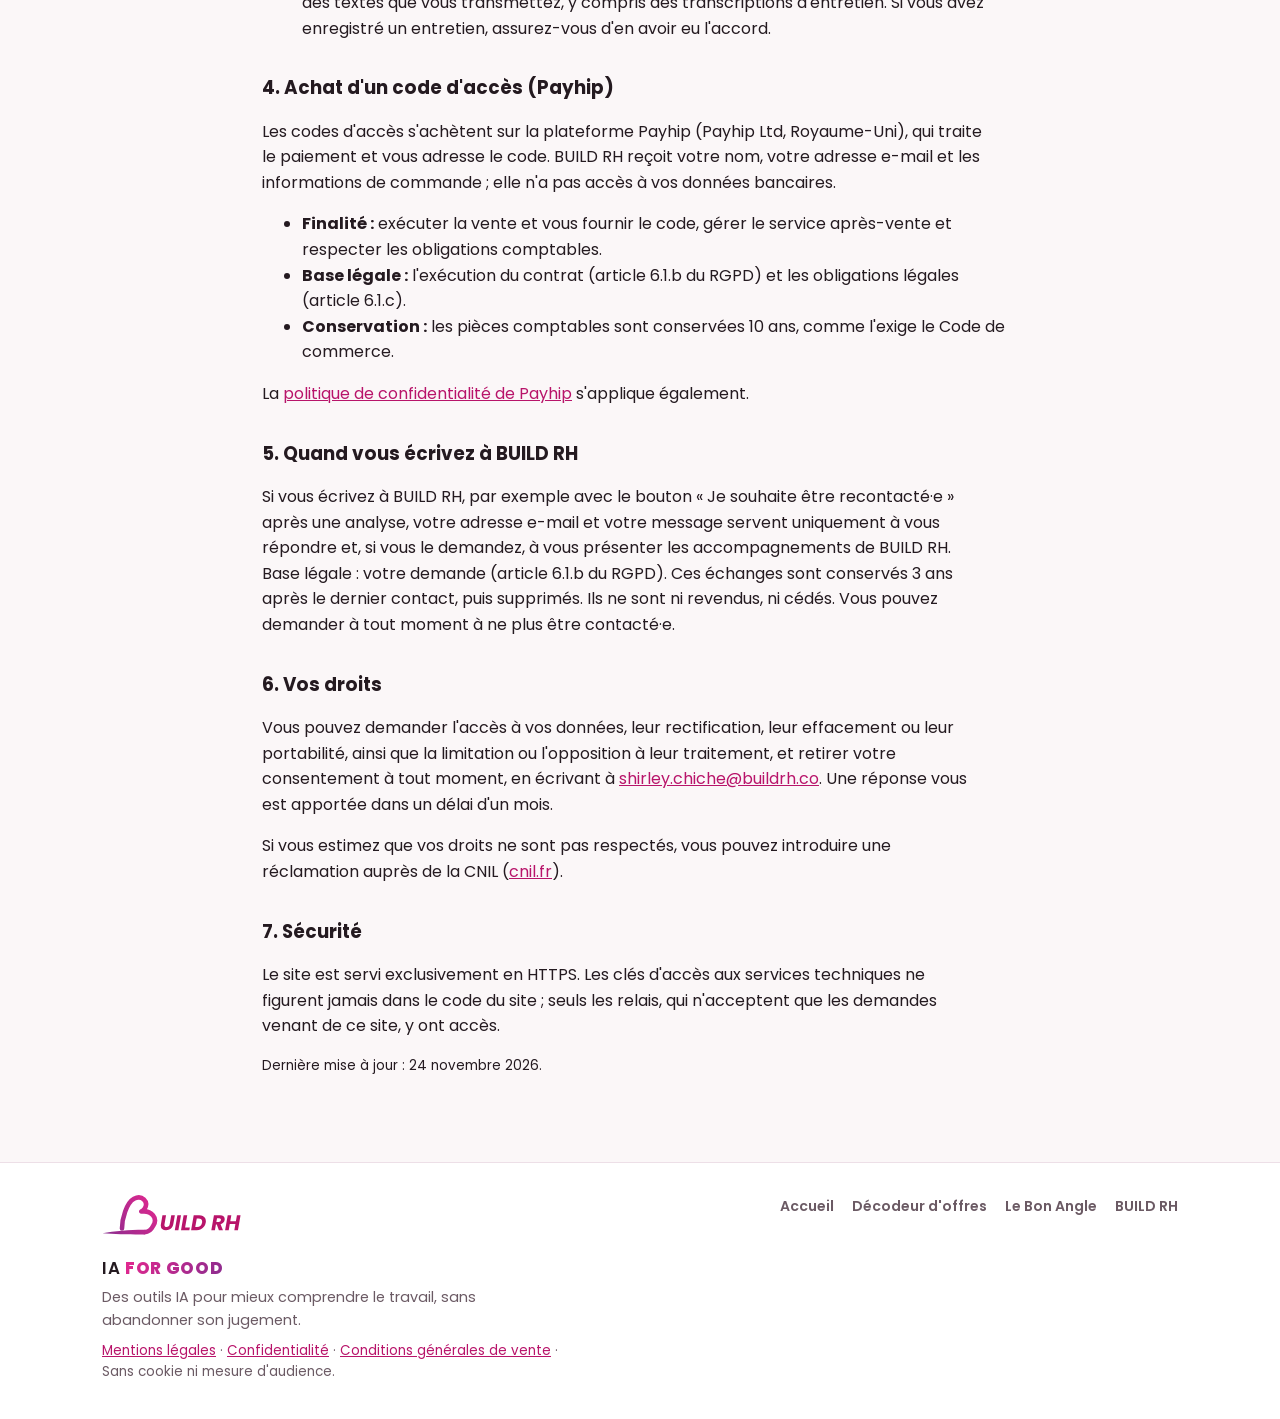
<file: confidentialite.html>
<!doctype html>
<html lang="fr">
<head>
  <meta charset="utf-8">
  <meta name="viewport" content="width=device-width, initial-scale=1">
  <meta name="color-scheme" content="light">
  <meta name="theme-color" content="#fbf7f8">
  <title>Politique de confidentialité · IA FOR GOOD</title>
  <meta name="description" content="Politique de confidentialité du site IA FOR GOOD : données traitées, finalités, destinataires, durées de conservation et droits.">
  <link rel="icon" type="image/svg+xml" href="assets/favicon.svg">
  <link rel="preload" href="assets/fonts/poppins-latin-800-normal.woff2" as="font" type="font/woff2" crossorigin>
  <link rel="stylesheet" href="style.css?v=21">
</head>
<body class="page-legal">
  <a class="skip" href="#contenu">Aller au contenu</a>

  <header class="topbar">
    <div class="wrap topbar-in">
      <a class="marque" href="index.html" aria-label="IA FOR GOOD, accueil">
        <svg class="marque-picto" viewBox="0 0 40 40" aria-hidden="true">
          <defs><linearGradient id="g" x1="0" y1="0" x2="1" y2="1"><stop offset="0" stop-color="#e5288f"/><stop offset="1" stop-color="#8a2c8e"/></linearGradient></defs>
          <rect width="40" height="40" rx="11" fill="url(#g)"/>
          <path d="M20 29s-8-4.6-8-10.4A4.6 4.6 0 0 1 20 16a4.6 4.6 0 0 1 8 2.6C28 24.4 20 29 20 29z" fill="#fff"/>
          <path d="M29.5 8.5l.9 2.1 2.1.9-2.1.9-.9 2.1-.9-2.1-2.1-.9 2.1-.9z" fill="#fff"/>
        </svg>
        <span class="marque-txt">IA <b>FOR GOOD</b></span>
      </a>
      <a class="par-buildrh" href="https://build-rh.io/" target="_blank" rel="noopener" aria-label="Une plateforme BUILD RH">
        <span>par</span><img src="assets/logo-buildrh-couleur.svg" alt="BUILD RH" width="120" height="37">
      </a>
    </div>
  </header>


  <main id="contenu" class="bloc-page legal" tabindex="-1">
    <div class="wrap etroit">
      <p class="sur-titre"><a href="index.html">Retour à l'accueil</a></p>
      <h1>Politique de confidentialité</h1>
      <p>Cette politique explique quelles données sont traitées lorsque vous utilisez IA FOR GOOD, pourquoi, par qui et pendant combien de temps, ainsi que vos droits au titre du Règlement général sur la protection des données (RGPD).</p>

      <h2>1. Responsable du traitement</h2>
      <p>BUILD RH, EURL, 1 Allée des Châtaigniers, 92410 Ville-d'Avray, représentée par Shirley Almosni Chiche, gérante. Contact : <a href="mailto:shirley.chiche@buildrh.co?subject=Donn%C3%A9es%20personnelles">shirley.chiche@buildrh.co</a>.</p>

      <h2>2. Ce que le site collecte quand vous le consultez</h2>
      <p>Rien. Ce site n'a ni compte utilisateur, ni cookie, ni outil de mesure d'audience, ni traceur publicitaire. Les polices et les bibliothèques techniques sont hébergées sur le site lui-même : aucune ressource n'est chargée depuis un service tiers.</p>
      <p>Si vous activez le mode « Lecture confort », ce choix est mémorisé dans votre navigateur (stockage local) pour être réappliqué à votre prochaine visite. Cette information reste sur votre appareil, n'est transmise à personne et peut être effacée depuis les réglages de votre navigateur.</p>
      <p>Comme tout hébergeur, GitHub peut enregistrer des données techniques de connexion (adresse IP notamment) à des fins de sécurité. Voir la <a href="https://docs.github.com/fr/site-policy/privacy-policies/github-general-privacy-statement" target="_blank" rel="noopener">déclaration de confidentialité de GitHub</a>.</p>

      <h2>3. Les outils d'analyse (Décodeur d'offres, Feedback d'entretien de recrutement, Coach d'entretien annuel)</h2>
      <p>Lorsque vous utilisez un outil, vos fichiers (CV, offre, transcription d'entretien, évaluation…) sont lus directement dans votre navigateur : ils ne sont pas envoyés tels quels. Seul le texte extrait, que vous pouvez relire avant l'envoi, et vos réponses au formulaire sont transmis, uniquement si vous cochez la case de consentement et lancez l'analyse. L'option de masquage automatique des e-mails et numéros de téléphone est activée par défaut.</p>
      <ul>
        <li><strong>Finalité :</strong> produire l'analyse ou la préparation que vous demandez.</li>
        <li><strong>Base légale :</strong> votre consentement (article 6.1.a du RGPD), donné en cochant la case prévue avant l'envoi. Vous pouvez le retirer à tout moment en demandant la suppression de votre analyse.</li>
        <li><strong>Destinataires :</strong> un relais technique hébergé par Cloudflare, qui transmet la demande sans en conserver le contenu, puis la plateforme Dust (Dust SAS, France), qui héberge l'outil et fait appel à un fournisseur de modèle d'IA pour rédiger la réponse. Selon Dust, ces fournisseurs n'utilisent pas les données pour entraîner leurs modèles et ne les conservent pas.</li>
        <li><strong>Transferts hors de l'Union européenne :</strong> l'espace Dust de BUILD RH et certains prestataires (Cloudflare, fournisseurs de modèles d'IA) traitent des données aux États-Unis. Ces transferts sont encadrés par les clauses contractuelles types de la Commission européenne, selon la politique de confidentialité de Dust.</li>
        <li><strong>Conservation :</strong> l'échange est conservé dans l'espace Dust de BUILD RH, non public, puis supprimé au plus tard 3 mois après l'analyse. Vous pouvez en demander la suppression plus tôt, à tout moment.</li>
        <li><strong>Données sensibles :</strong> n'indiquez pas d'informations de santé, de handicap ou d'autres données sensibles si elles ne sont pas nécessaires à l'analyse. Si vous choisissez de les mentionner, elles sont traitées sur la base de votre consentement explicite, aux mêmes conditions.</li>
        <li><strong>Données de tiers :</strong> retirez les noms de collègues, de managers, de recruteurs ou de clients des textes que vous transmettez, y compris des transcriptions d'entretien. Si vous avez enregistré un entretien, assurez-vous d'en avoir eu l'accord.</li>
      </ul>

      <h2>4. Achat d'un code d'accès (Payhip)</h2>
      <p>Les codes d'accès s'achètent sur la plateforme Payhip (Payhip Ltd, Royaume-Uni), qui traite le paiement et vous adresse le code. BUILD RH reçoit votre nom, votre adresse e-mail et les informations de commande ; elle n'a pas accès à vos données bancaires.</p>
      <ul>
        <li><strong>Finalité :</strong> exécuter la vente et vous fournir le code, gérer le service après-vente et respecter les obligations comptables.</li>
        <li><strong>Base légale :</strong> l'exécution du contrat (article 6.1.b du RGPD) et les obligations légales (article 6.1.c).</li>
        <li><strong>Conservation :</strong> les pièces comptables sont conservées 10 ans, comme l'exige le Code de commerce.</li>
      </ul>
      <p>La <a href="https://payhip.com/privacy" target="_blank" rel="noopener">politique de confidentialité de Payhip</a> s'applique également.</p>

      <h2>5. Quand vous écrivez à BUILD RH</h2>
      <p>Si vous écrivez à BUILD RH, par exemple avec le bouton « Je souhaite être recontacté·e » après une analyse, votre adresse e-mail et votre message servent uniquement à vous répondre et, si vous le demandez, à vous présenter les accompagnements de BUILD RH. Base légale : votre demande (article 6.1.b du RGPD). Ces échanges sont conservés 3 ans après le dernier contact, puis supprimés. Ils ne sont ni revendus, ni cédés. Vous pouvez demander à tout moment à ne plus être contacté·e.</p>

      <h2>6. Vos droits</h2>
      <p>Vous pouvez demander l'accès à vos données, leur rectification, leur effacement ou leur portabilité, ainsi que la limitation ou l'opposition à leur traitement, et retirer votre consentement à tout moment, en écrivant à <a href="mailto:shirley.chiche@buildrh.co?subject=Donn%C3%A9es%20personnelles">shirley.chiche@buildrh.co</a>. Une réponse vous est apportée dans un délai d'un mois.</p>
      <p>Si vous estimez que vos droits ne sont pas respectés, vous pouvez introduire une réclamation auprès de la CNIL (<a href="https://www.cnil.fr/fr/plaintes" target="_blank" rel="noopener">cnil.fr</a>).</p>

      <h2>7. Sécurité</h2>
      <p>Le site est servi exclusivement en HTTPS. Les clés d'accès aux services techniques ne figurent jamais dans le code du site ; seuls les relais, qui n'acceptent que les demandes venant de ce site, y ont accès.</p>
      <p class="microcopy">Dernière mise à jour : 24 novembre 2026.</p>
    </div>
  </main>

  <footer class="pied">
    <div class="wrap pied-in">
      <div>
        <a class="pied-logo" href="https://build-rh.io/" target="_blank" rel="noopener"><img src="assets/logo-buildrh-couleur.svg" alt="BUILD RH" width="150" height="47"></a>
        <p class="pied-marque">IA <b>FOR GOOD</b></p>
        <p class="pied-txt">Des outils IA pour mieux comprendre le travail, sans abandonner son jugement.</p>
        <p class="pied-txt pied-legal"><a href="mentions-legales.html">Mentions légales</a> · <a href="confidentialite.html">Confidentialité</a> · <a href="cgv.html">Conditions générales de vente</a> · Sans cookie ni mesure d'audience.</p>
      </div>
      <ul class="pied-liens"><li><a href="index.html">Accueil</a></li><li><a href="decodeur.html">Décodeur d'offres</a></li><li><a href="https://almosnishirley.github.io/le-bon-angle/" target="_blank" rel="noopener">Le Bon Angle</a></li><li><a href="https://build-rh.io/" target="_blank" rel="noopener">BUILD RH</a></li></ul>
    </div>
  </footer>
</body>
</html>
</file>
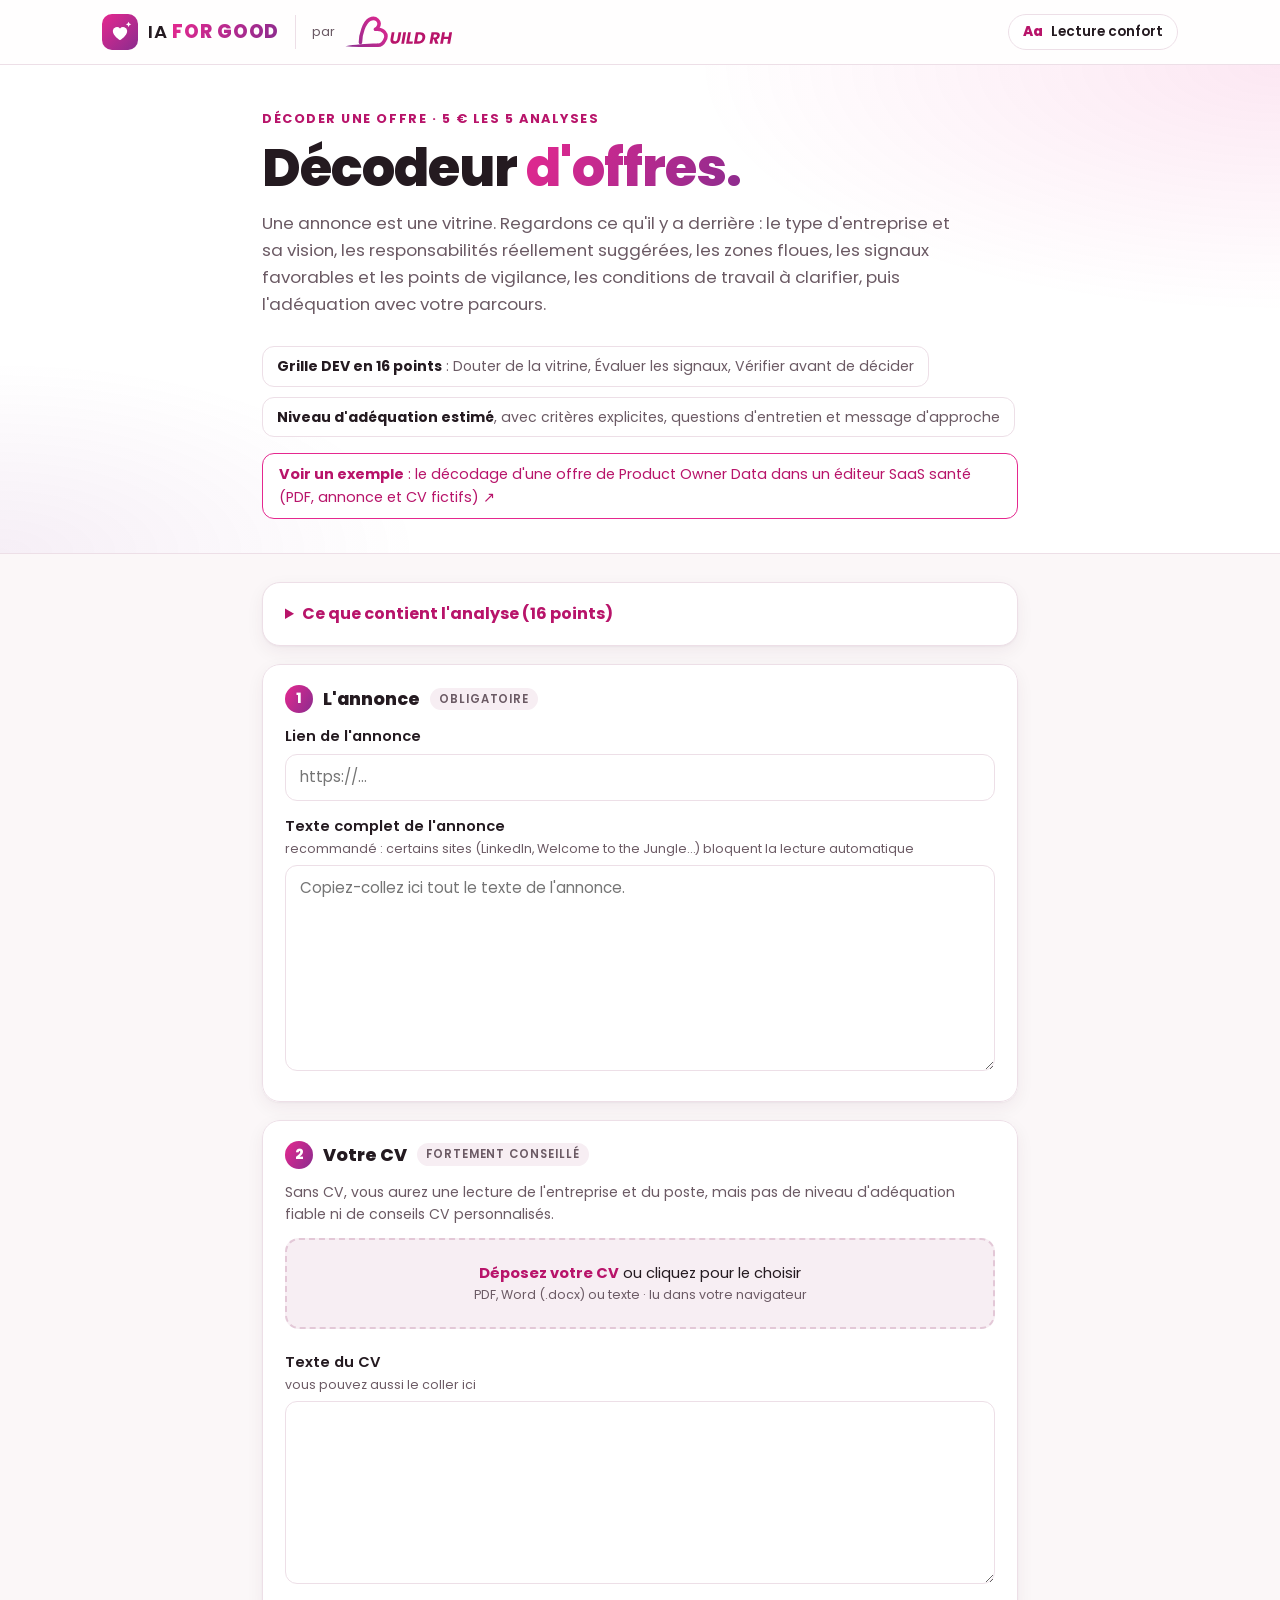
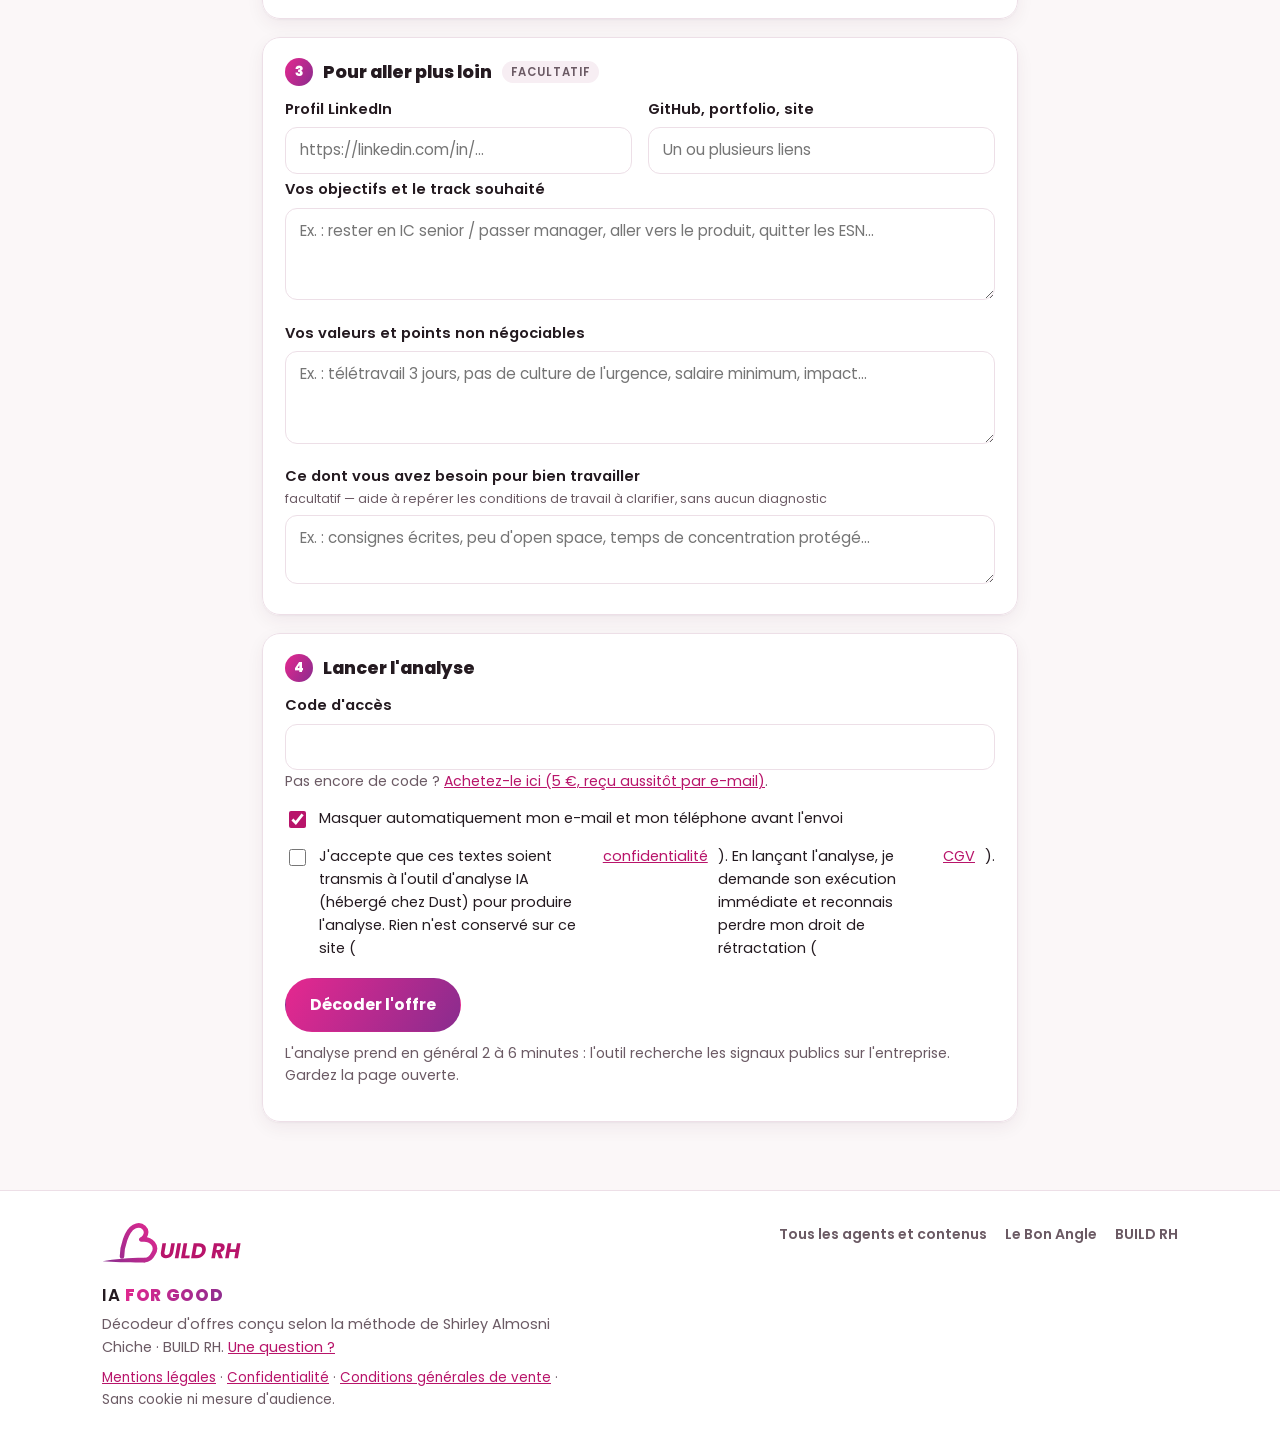
<file: decodeur.html>
<!doctype html>
<html lang="fr">
<head>
  <meta charset="utf-8">
  <meta name="viewport" content="width=device-width, initial-scale=1">
  <meta name="color-scheme" content="light">
  <meta name="theme-color" content="#fbf7f8">
  <title>Décodeur d'offres · IA FOR GOOD</title>
  <meta name="description" content="Une annonce est une vitrine. Décodez ce qu'une offre d'emploi tech ne dit pas explicitement : environnement, zones floues, points de vigilance, conditions de travail à clarifier, adéquation avec votre parcours et questions à poser.">
  <link rel="icon" type="image/svg+xml" href="assets/favicon.svg">
  <link rel="preload" href="assets/fonts/poppins-latin-800-normal.woff2" as="font" type="font/woff2" crossorigin>
  <link rel="stylesheet" href="style.css?v=21">
</head>
<body class="page-outil">
  <a class="skip" href="#outil">Aller au formulaire</a>

  <header class="topbar">
    <div class="wrap topbar-in">
      <a class="marque" href="index.html" aria-label="IA FOR GOOD, accueil">
        <svg class="marque-picto" viewBox="0 0 40 40" aria-hidden="true">
          <defs><linearGradient id="g" x1="0" y1="0" x2="1" y2="1"><stop offset="0" stop-color="#e5288f"/><stop offset="1" stop-color="#8a2c8e"/></linearGradient></defs>
          <rect width="40" height="40" rx="11" fill="url(#g)"/>
          <path d="M20 29s-8-4.6-8-10.4A4.6 4.6 0 0 1 20 16a4.6 4.6 0 0 1 8 2.6C28 24.4 20 29 20 29z" fill="#fff"/>
          <path d="M29.5 8.5l.9 2.1 2.1.9-2.1.9-.9 2.1-.9-2.1-2.1-.9 2.1-.9z" fill="#fff"/>
        </svg>
        <span class="marque-txt">IA <b>FOR GOOD</b></span>
      </a>
      <a class="par-buildrh" href="https://build-rh.io/" target="_blank" rel="noopener" aria-label="Une plateforme BUILD RH">
        <span>par</span><img src="assets/logo-buildrh-couleur.svg" alt="BUILD RH" width="120" height="37">
      </a>
      <button id="confort" class="toggle" type="button" aria-pressed="false"><span aria-hidden="true">Aa</span> <i class="lbl" style="font-style:normal">Lecture confort</i></button>
    </div>
  </header>

  <section class="hero hero-outil">
    <div class="wrap">
      <p class="sur-titre"><a href="index.html#offre">Décoder une offre</a> · 5 € les 5 analyses</p>
      <h1>Décodeur <span class="hl">d'offres.</span></h1>
      <p class="lead">Une annonce est une vitrine. Regardons ce qu'il y a derrière : le type d'entreprise et sa vision, les responsabilités réellement suggérées, les zones floues, les signaux favorables et les points de vigilance, les conditions de travail à clarifier, puis l'adéquation avec votre parcours.</p>
      <ul class="points-cles">
        <li><strong>Grille DEV en 16 points</strong> : Douter de la vitrine, Évaluer les signaux, Vérifier avant de décider</li>
        <li><strong>Niveau d'adéquation estimé</strong>, avec critères explicites, questions d'entretien et message d'approche</li>
      </ul>
      <p class="exemple-lien"><a href="assets/exemples/exemple-decodage-offre.pdf?v=2" target="_blank" rel="noopener"><strong>Voir un exemple</strong> : le décodage d'une offre de Product Owner Data dans un éditeur SaaS santé (PDF, annonce et CV fictifs) ↗</a></p>
    </div>
  </section>

  <main id="outil" class="wrap outil" tabindex="-1">

    <div id="ferme" class="encart" hidden>
      <h2>Le Décodeur ouvre très bientôt</h2>
      <p>Il est en cours de test. Vous voulez faire partie des premiers à l'essayer ? <a data-contact href="#">Écrivez-moi</a>.</p>
    </div>

    <div id="app">
      <details class="encart methode">
        <summary>Ce que contient l'analyse (16 points)</summary>
        <ol class="seize">
          <li>Ce que fait le produit (+ vidéos)</li><li>Vision et terrain de jeu</li><li>Culture à travers le wording</li><li>Culture de l'IA</li>
          <li>Signaux publics sur la solidité de l'entreprise</li><li>Red flags (10 patterns)</li><li>Green flags</li><li>Avis Glassdoor récurrents</li>
          <li>Diversité : neurodiversité, handicap, égalité</li><li>Conditions de travail à clarifier pour différents modes de fonctionnement</li><li>Vrais atouts vs inconvénients</li><li>Niveau d'adéquation estimé avec votre parcours</li>
          <li>Salaire : dans le marché ou non</li><li>Améliorer votre CV</li><li>Message d'approche optimisé</li><li>Ce qu'il faut éviter</li>
        </ol>
      </details>

      <form id="form" novalidate>
        <fieldset class="bloc">
          <legend><span class="num">1</span> L'annonce <em>obligatoire</em></legend>
          <label for="annonce-lien">Lien de l'annonce</label>
          <input id="annonce-lien" type="url" inputmode="url" placeholder="https://…" autocomplete="off">
          <label for="annonce-texte">Texte complet de l'annonce <span class="aide">recommandé : certains sites (LinkedIn, Welcome to the Jungle…) bloquent la lecture automatique</span></label>
          <textarea id="annonce-texte" rows="8" placeholder="Copiez-collez ici tout le texte de l'annonce."></textarea>
        </fieldset>

        <fieldset class="bloc">
          <legend><span class="num">2</span> Votre CV <em>fortement conseillé</em></legend>
          <p class="aide-bloc">Sans CV, vous aurez une lecture de l'entreprise et du poste, mais pas de niveau d'adéquation fiable ni de conseils CV personnalisés.</p>
          <div id="dropzone" class="dropzone">
            <input id="cv-file" type="file" accept=".pdf,.docx,.txt,.md,application/pdf">
            <label for="cv-file"><strong>Déposez votre CV</strong> ou cliquez pour le choisir <span class="aide">PDF, Word (.docx) ou texte · lu dans votre navigateur</span></label>
          </div>
          <p id="file-status" class="statut" aria-live="polite"></p>
          <label for="cv-text">Texte du CV <span class="aide">vous pouvez aussi le coller ici</span></label>
          <textarea id="cv-text" rows="7"></textarea>
          <p id="cv-count" class="compteur"></p>
        </fieldset>

        <fieldset class="bloc">
          <legend><span class="num">3</span> Pour aller plus loin <em>facultatif</em></legend>
          <div class="deux">
            <div><label for="linkedin">Profil LinkedIn</label><input id="linkedin" type="url" placeholder="https://linkedin.com/in/…"></div>
            <div><label for="liens">GitHub, portfolio, site</label><input id="liens" type="text" placeholder="Un ou plusieurs liens"></div>
          </div>
          <label for="objectifs">Vos objectifs et le track souhaité</label>
          <textarea id="objectifs" rows="3" placeholder="Ex. : rester en IC senior / passer manager, aller vers le produit, quitter les ESN…"></textarea>
          <label for="non-nego">Vos valeurs et points non négociables</label>
          <textarea id="non-nego" rows="3" placeholder="Ex. : télétravail 3 jours, pas de culture de l'urgence, salaire minimum, impact…"></textarea>
          <label for="environnement">Ce dont vous avez besoin pour bien travailler <span class="aide">facultatif — aide à repérer les conditions de travail à clarifier, sans aucun diagnostic</span></label>
          <textarea id="environnement" rows="2" placeholder="Ex. : consignes écrites, peu d'open space, temps de concentration protégé…"></textarea>
        </fieldset>

        <fieldset class="bloc">
          <legend><span class="num">4</span> Lancer l'analyse</legend>
          <div id="code-wrap">
            <label for="access">Code d'accès</label>
            <input id="access" type="text" autocomplete="off" spellcheck="false">
            <p class="aide-bloc" id="code-aide">Pas encore de code ? <a href="https://payhip.com/b/MjdBF" target="_blank" rel="noopener">Obtenez-le ici</a>.</p>
          </div>
          <label class="case"><input id="redact" type="checkbox" checked> Masquer automatiquement mon e-mail et mon téléphone avant l'envoi</label>
          <label class="case"><input id="consent" type="checkbox"> J'accepte que ces textes soient transmis à l'outil d'analyse IA (hébergé chez Dust) pour produire l'analyse. Rien n'est conservé sur ce site (<a href="confidentialite.html" target="_blank" rel="noopener">confidentialité</a>). En lançant l'analyse, je demande son exécution immédiate et reconnais perdre mon droit de rétractation (<a href="cgv.html" target="_blank" rel="noopener">CGV</a>).</label>
          <p id="form-error" class="erreur" role="alert" hidden></p>
          <div id="service-full" class="erreur" tabindex="-1" hidden>Le Décodeur est très demandé en ce moment et l'outil n'a pas pu être joint. Votre code n'a pas été utilisé : réessayez un peu plus tard.</div>
          <button id="submit-btn" class="btn btn-prim btn-grand" type="submit">Décoder l'offre</button>
          <p class="aide-bloc">L'analyse prend en général 2 à 6 minutes : l'outil recherche les signaux publics sur l'entreprise. Gardez la page ouverte.</p>
        </fieldset>
      </form>

      <div id="progress" class="encart progress" tabindex="-1" hidden>
        <span class="spinner" aria-hidden="true"></span>
        <div><strong id="progress-text">Analyse en cours…</strong><p>L'outil analyse l'annonce, recherche les signaux publics sur l'entreprise puis les croise avec votre parcours.</p></div>
      </div>
    </div>

    <section id="result" class="resultat" tabindex="-1" hidden>
      <!-- En-tête visible uniquement dans le PDF -->
      <div class="print-only print-tete">
        <div class="print-marques">
          <span class="marque-txt">IA <b>FOR GOOD</b></span>
          <img src="assets/logo-buildrh-couleur.svg" alt="BUILD RH" width="150" height="47">
        </div>
        <p class="print-kicker">Décodeur d'offres</p>
        <p class="print-titre">Votre décodage d'offre</p>
        <p class="print-date">Établi le <span id="print-date"></span></p>
      </div>

      <div class="resultat-tete">
        <p class="sur-titre">Votre décodage</p>
        <h2>Ce qu'il y a derrière l'annonce.</h2>
        <p class="resultat-intro">Cette analyse est une <strong>base de travail</strong>, pas un verdict : vérifiez les faits importants avant de décider. C'est le « V » de la grille DEV.</p>
        <div class="resultat-actions">
          <button id="print-btn" class="btn btn-prim" type="button">Télécharger en PDF</button>
          <button id="copy-btn" class="btn btn-sec" type="button">Copier le texte</button>
          <button id="download-btn" class="btn btn-sec" type="button">Texte brut (.md)</button>
        </div>
        <p id="copy-status" class="statut" aria-live="polite"></p>
        <p id="remaining" class="statut" hidden></p>
      </div>

      <div class="encart demande">
        <p class="liste-titre">Votre demande</p>
        <dl>
          <dt>Annonce</dt><dd id="sum-annonce"></dd>
          <dt>CV</dt><dd id="sum-cv"></dd>
          <dt>Objectifs</dt><dd id="sum-objectifs"></dd>
        </dl>
      </div>
      <nav id="toc-wrap" class="encart sommaire" aria-label="Sommaire de l'analyse" hidden><strong>Sommaire</strong><ul id="toc"></ul></nav>
      <div id="result-body" class="resultat-corps"></div>

      <!-- Suites possibles (écran) -->
      <div class="suites">
        <h3 class="suites-titre">Pour aller plus loin, avec Shirley</h3>
        <div class="suites-grille">
          <article class="suite">
            <span class="badge type">Vous ne savez pas quoi en faire</span>
            <h4>Mettre l'analyse en perspective avec votre parcours.</h4>
            <p>Se situer : une lecture humaine de votre décodage et de votre trajectoire, vos points d'appui et de vigilance, et trois actions concrètes. 1 h 15.</p>
            <a class="btn btn-prim" data-offre="situer" href="#" target="_blank" rel="noopener">Réserver un échange · <span data-prix="situer"></span></a>
          </article>
          <article class="suite">
            <span class="badge type">Vous voulez une direction</span>
            <h4>Construire une trajectoire réaliste, étape par étape.</h4>
            <p>Construire : cible prioritaire, compétences à développer, expériences à tester et feuille de route sur 90 jours. Trois séances.</p>
            <a class="btn btn-sec" data-offre="construire" href="#" target="_blank" rel="noopener">Découvrir Construire · <span data-prix="construire"></span></a>
          </article>
        </div>
        <div class="encart recontact">
          <p><strong>Vous préférez que Shirley vous recontacte ?</strong> Un e-mail déjà rédigé s'ouvre : vous n'avez plus qu'à l'envoyer, en ajoutant si vous le souhaitez ce que vous retenez de votre décodage.</p>
          <a class="btn btn-sec" id="recontact-btn" href="#">Je souhaite être recontacté·e</a>
        </div>
      </div>

      <!-- Fin du PDF : suites possibles et mentions -->
      <div class="print-only print-suite">
        <p class="print-suite-titre">Pour aller plus loin, avec Shirley</p>
        <p><strong>Vous ne savez pas quoi faire de ces résultats ?</strong> Se situer, <span data-prix="situer"></span> TTC : une séance de 1 h 15 pour mettre l'analyse en perspective et repartir avec trois actions concrètes.</p>
        <p><strong>Vous avez besoin d'une direction et d'un plan ?</strong> Construire, <span data-prix="construire"></span> TTC : trois séances et une feuille de route sur 90 jours.</p>
        <p><strong>Vous savez où aller ?</strong> Déployer, <span data-prix="deployer"></span> TTC : six séances pour passer à l'action.</p>
        <p class="print-url" id="print-url"></p>
        <p>Pour être recontacté·e par Shirley : <strong id="print-email"></strong></p>
      </div>
      <p class="print-only print-mention">Décodage rédigé par un agent d'IA configuré selon la méthode de Shirley Almosni Chiche (BUILD RH), à partir de l'annonce, des informations fournies et d'informations publiques. C'est une base de travail, à relire et à vérifier : il peut contenir des imprécisions et ne remplace pas un arbitrage humain. Aucune garantie de recrutement. IA FOR GOOD est une plateforme BUILD RH.</p>

      <p class="avertissement"><strong>Confidentialité.</strong> Ce site n'a rien conservé : si vous fermez cette page, le décodage disparaît de votre écran. Téléchargez-le ou copiez-le.</p>
      <p><button id="restart-btn" class="btn btn-sec" type="button">Décoder une autre offre</button></p>
    </section>
  </main>

  <footer class="pied">
    <div class="wrap pied-in">
      <div>
        <a class="pied-logo" href="https://build-rh.io/" target="_blank" rel="noopener"><img src="assets/logo-buildrh-couleur.svg" alt="BUILD RH" width="150" height="47"></a>
        <p class="pied-marque">IA <b>FOR GOOD</b></p>
        <p class="pied-txt">Décodeur d'offres conçu selon la méthode de Shirley Almosni Chiche · BUILD RH. <a data-contact href="#">Une question ?</a></p>
        <p class="pied-txt pied-legal"><a href="mentions-legales.html">Mentions légales</a> · <a href="confidentialite.html">Confidentialité</a> · <a href="cgv.html">Conditions générales de vente</a> · Sans cookie ni mesure d'audience.</p>
      </div>
      <ul class="pied-liens"><li><a href="index.html">Tous les agents et contenus</a></li><li><a href="https://almosnishirley.github.io/le-bon-angle/" target="_blank" rel="noopener">Le Bon Angle</a></li><li><a href="https://build-rh.io/" target="_blank" rel="noopener">BUILD RH</a></li></ul>
    </div>
  </footer>

  <script src="assets/js/decodeur-config.js?v=4"></script>
  <script src="assets/vendor/pdf.min.js"></script>
  <script src="assets/vendor/mammoth.browser.min.js"></script>
  <script src="assets/vendor/marked.min.js"></script>
  <script src="assets/vendor/purify.min.js"></script>
  <script src="assets/js/decodeur.js?v=10"></script>
</body>
</html>
</file>
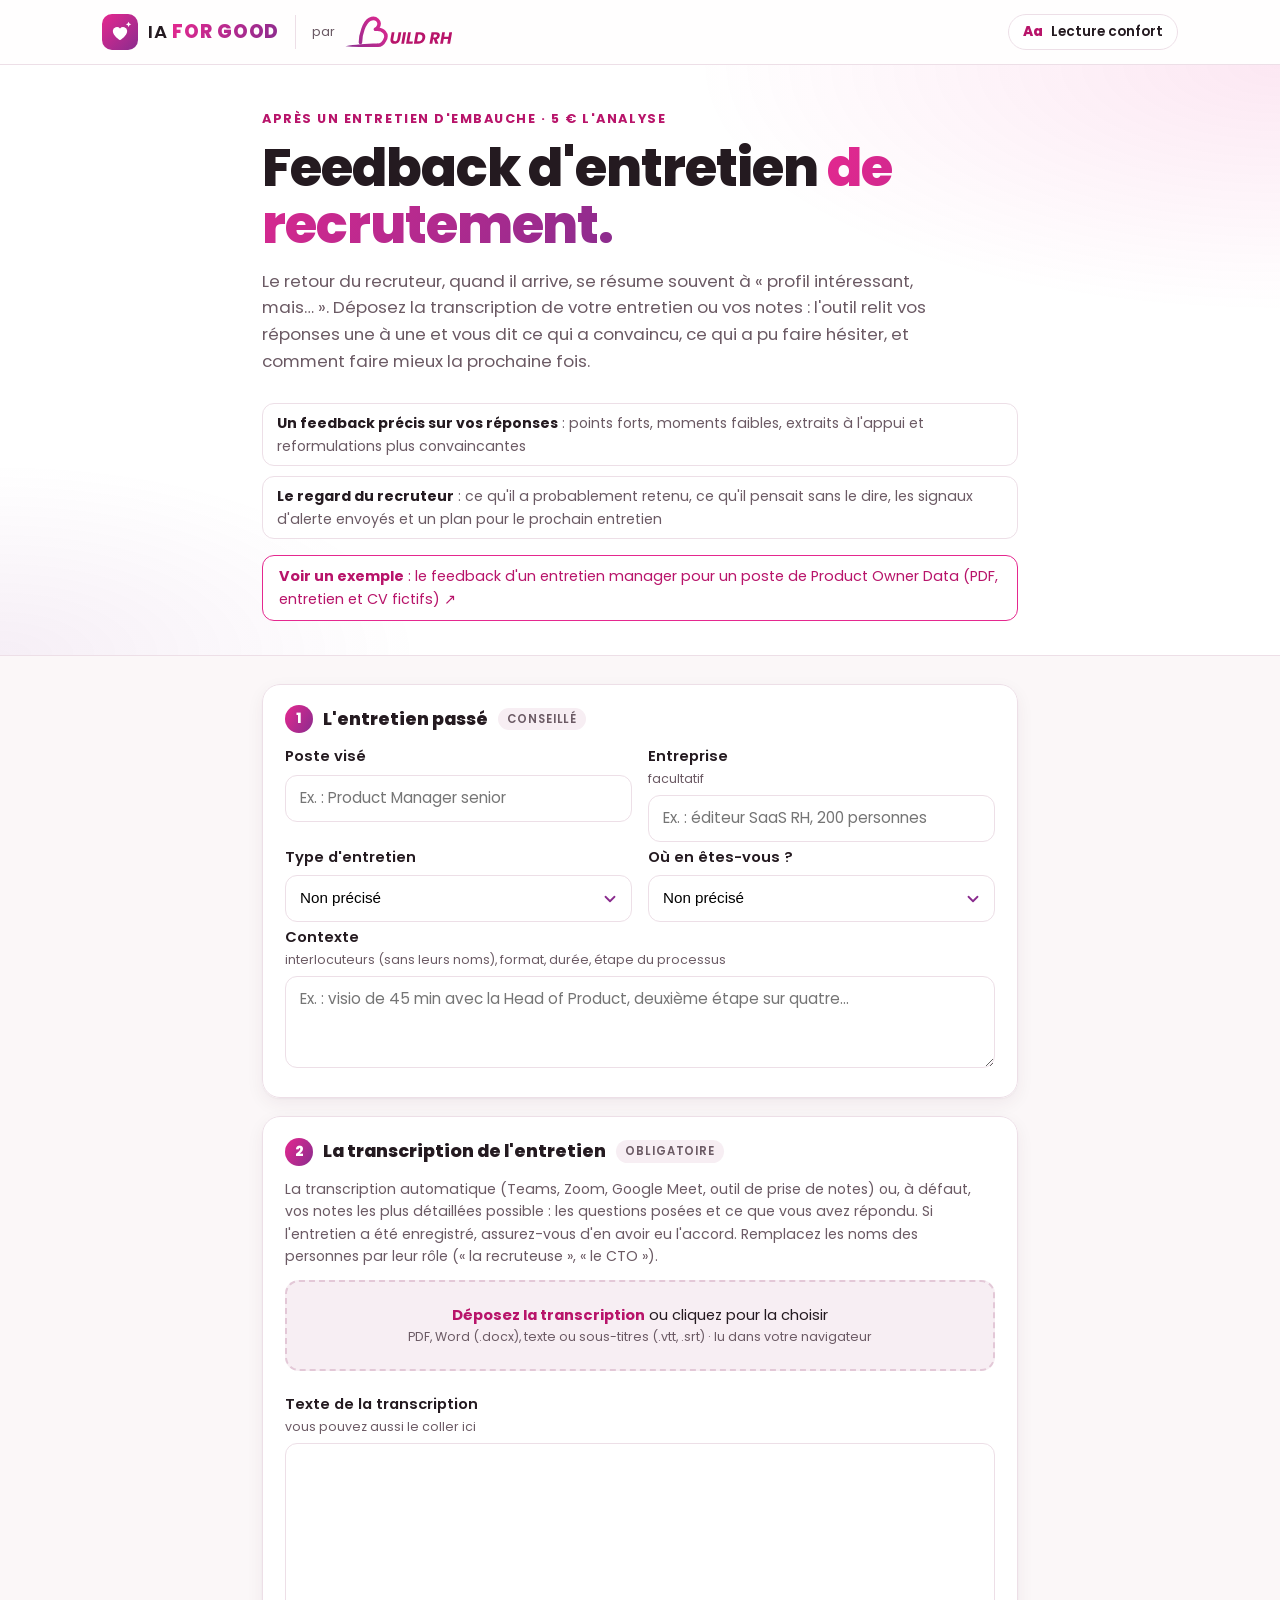
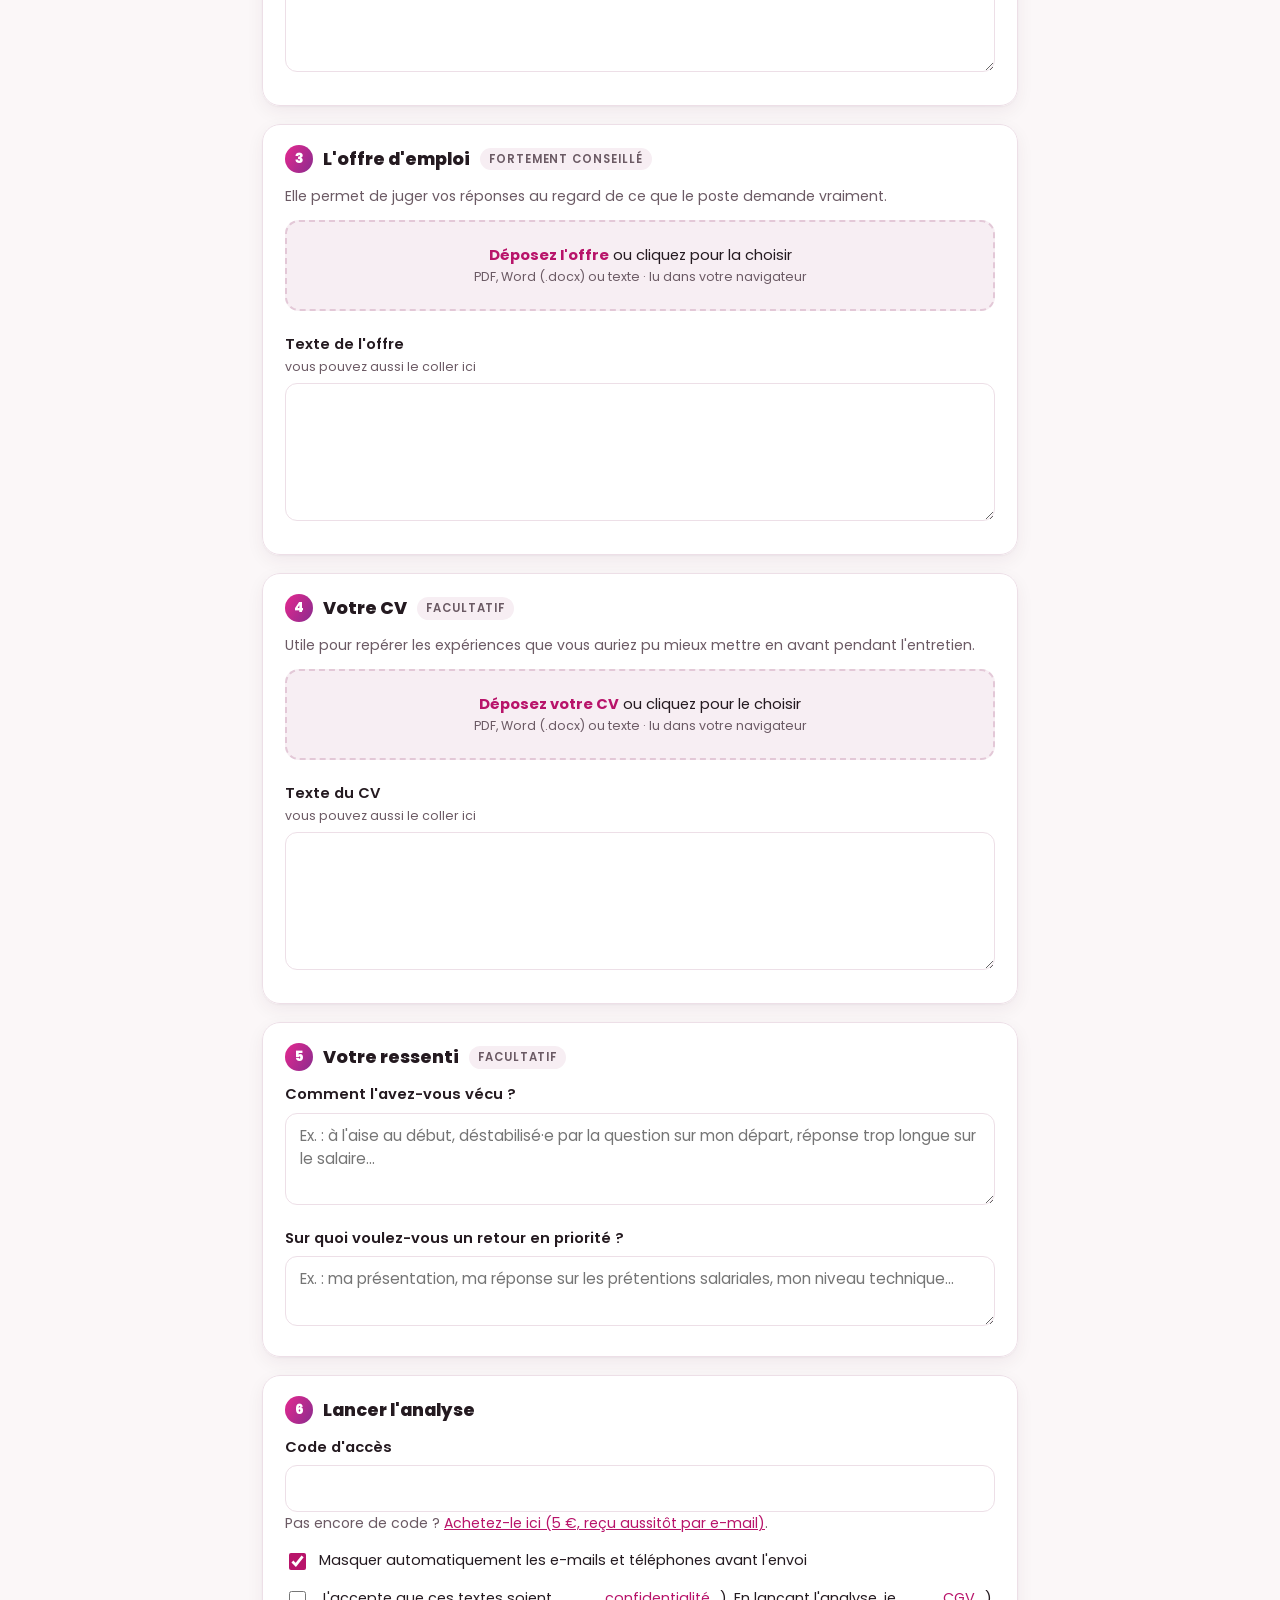
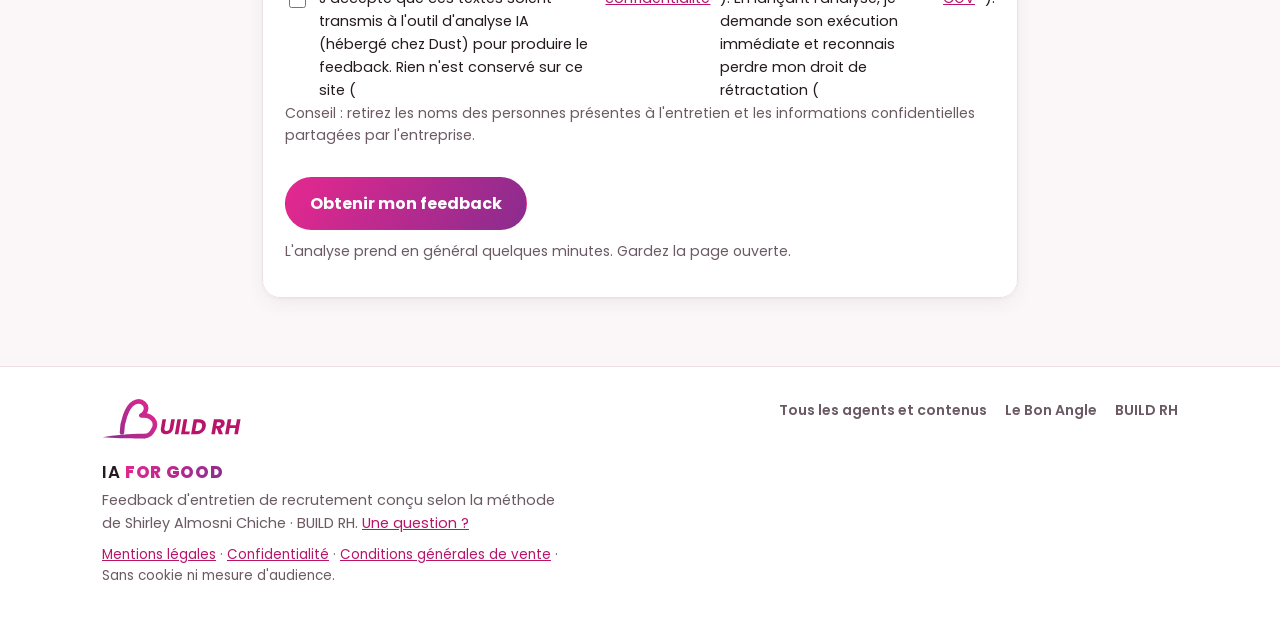
<file: feedback-entretien.html>
<!doctype html>
<html lang="fr">
<head>
  <meta charset="utf-8">
  <meta name="viewport" content="width=device-width, initial-scale=1">
  <meta name="color-scheme" content="light">
  <meta name="theme-color" content="#fbf7f8">
  <title>Feedback d'entretien de recrutement · IA FOR GOOD</title>
  <meta name="description" content="Vous avez passé un entretien d'embauche ? Déposez sa transcription ou vos notes : recevez un feedback précis sur vos réponses, ce que le recruteur a probablement retenu et comment progresser pour le prochain.">
  <link rel="icon" type="image/svg+xml" href="assets/favicon.svg">
  <link rel="preload" href="assets/fonts/poppins-latin-800-normal.woff2" as="font" type="font/woff2" crossorigin>
  <link rel="stylesheet" href="style.css?v=21">
</head>
<body class="page-outil">
  <a class="skip" href="#outil">Aller au formulaire</a>

  <header class="topbar">
    <div class="wrap topbar-in">
      <a class="marque" href="index.html" aria-label="IA FOR GOOD, accueil">
        <svg class="marque-picto" viewBox="0 0 40 40" aria-hidden="true">
          <defs><linearGradient id="g" x1="0" y1="0" x2="1" y2="1"><stop offset="0" stop-color="#e5288f"/><stop offset="1" stop-color="#8a2c8e"/></linearGradient></defs>
          <rect width="40" height="40" rx="11" fill="url(#g)"/>
          <path d="M20 29s-8-4.6-8-10.4A4.6 4.6 0 0 1 20 16a4.6 4.6 0 0 1 8 2.6C28 24.4 20 29 20 29z" fill="#fff"/>
          <path d="M29.5 8.5l.9 2.1 2.1.9-2.1.9-.9 2.1-.9-2.1-2.1-.9 2.1-.9z" fill="#fff"/>
        </svg>
        <span class="marque-txt">IA <b>FOR GOOD</b></span>
      </a>
      <a class="par-buildrh" href="https://build-rh.io/" target="_blank" rel="noopener" aria-label="Une plateforme BUILD RH">
        <span>par</span><img src="assets/logo-buildrh-couleur.svg" alt="BUILD RH" width="120" height="37">
      </a>
      <button id="confort" class="toggle" type="button" aria-pressed="false"><span aria-hidden="true">Aa</span> <i class="lbl" style="font-style:normal">Lecture confort</i></button>
    </div>
  </header>

  <section class="hero hero-outil">
    <div class="wrap">
      <p class="sur-titre"><a href="index.html#feedback">Après un entretien d'embauche</a> · 5 € l'analyse</p>
      <h1>Feedback d'entretien <span class="hl">de recrutement.</span></h1>
      <p class="lead">Le retour du recruteur, quand il arrive, se résume souvent à « profil intéressant, mais… ». Déposez la transcription de votre entretien ou vos notes : l'outil relit vos réponses une à une et vous dit ce qui a convaincu, ce qui a pu faire hésiter, et comment faire mieux la prochaine fois.</p>
      <ul class="points-cles">
        <li><strong>Un feedback précis sur vos réponses</strong> : points forts, moments faibles, extraits à l'appui et reformulations plus convaincantes</li>
        <li><strong>Le regard du recruteur</strong> : ce qu'il a probablement retenu, ce qu'il pensait sans le dire, les signaux d'alerte envoyés et un plan pour le prochain entretien</li>
      </ul>
      <p class="exemple-lien"><a href="assets/exemples/exemple-feedback-entretien.pdf?v=2" target="_blank" rel="noopener"><strong>Voir un exemple</strong> : le feedback d'un entretien manager pour un poste de Product Owner Data (PDF, entretien et CV fictifs) ↗</a></p>
    </div>
  </section>

  <main id="outil" class="wrap outil" tabindex="-1">

    <div id="ferme" class="encart" hidden>
      <h2>Le Feedback d'entretien ouvre très bientôt</h2>
      <p>Il est en cours de test. Vous voulez faire partie des premiers à l'essayer ? <a data-contact href="#">Écrivez-moi</a>.</p>
    </div>

    <div id="app">
      <form id="form" novalidate>
        <fieldset class="bloc">
          <legend><span class="num">1</span> L'entretien passé <em>conseillé</em></legend>
          <div class="deux">
            <div><label for="poste">Poste visé</label><input id="poste" type="text" placeholder="Ex. : Product Manager senior"></div>
            <div><label for="entreprise">Entreprise <span class="aide">facultatif</span></label><input id="entreprise" type="text" placeholder="Ex. : éditeur SaaS RH, 200 personnes"></div>
          </div>
          <div class="deux">
            <div>
              <label for="type-entretien">Type d'entretien</label>
              <select id="type-entretien">
                <option value="">Non précisé</option>
                <option>Premier échange avec un·e recruteur·se ou les RH</option>
                <option>Entretien avec le ou la future manager</option>
                <option>Entretien technique ou cas pratique</option>
                <option>Entretien final (direction, équipe, culture)</option>
              </select>
            </div>
            <div>
              <label for="issue">Où en êtes-vous ?</label>
              <select id="issue">
                <option value="">Non précisé</option>
                <option>J'attends la réponse</option>
                <option>Je suis retenu·e pour l'étape suivante</option>
                <option>J'ai reçu un refus</option>
                <option>J'ai reçu une proposition</option>
              </select>
            </div>
          </div>
          <label for="contexte">Contexte <span class="aide">interlocuteurs (sans leurs noms), format, durée, étape du processus</span></label>
          <textarea id="contexte" rows="3" placeholder="Ex. : visio de 45 min avec la Head of Product, deuxième étape sur quatre…"></textarea>
        </fieldset>

        <fieldset class="bloc">
          <legend><span class="num">2</span> La transcription de l'entretien <em>obligatoire</em></legend>
          <p class="aide-bloc">La transcription automatique (Teams, Zoom, Google Meet, outil de prise de notes) ou, à défaut, vos notes les plus détaillées possible : les questions posées et ce que vous avez répondu. Si l'entretien a été enregistré, assurez-vous d'en avoir eu l'accord. Remplacez les noms des personnes par leur rôle (« la recruteuse », « le CTO »).</p>
          <div id="transcription-dropzone" class="dropzone">
            <input id="transcription-file" type="file" accept=".pdf,.docx,.txt,.md,.vtt,.srt,application/pdf">
            <label for="transcription-file"><strong>Déposez la transcription</strong> ou cliquez pour la choisir <span class="aide">PDF, Word (.docx), texte ou sous-titres (.vtt, .srt) · lu dans votre navigateur</span></label>
          </div>
          <p id="transcription-status" class="statut" aria-live="polite"></p>
          <label for="transcription-text">Texte de la transcription <span class="aide">vous pouvez aussi le coller ici</span></label>
          <textarea id="transcription-text" rows="9"></textarea>
          <p id="transcription-count" class="compteur"></p>
        </fieldset>

        <fieldset class="bloc">
          <legend><span class="num">3</span> L'offre d'emploi <em>fortement conseillé</em></legend>
          <p class="aide-bloc">Elle permet de juger vos réponses au regard de ce que le poste demande vraiment.</p>
          <div id="annonce-dropzone" class="dropzone">
            <input id="annonce-file" type="file" accept=".pdf,.docx,.txt,.md,application/pdf">
            <label for="annonce-file"><strong>Déposez l'offre</strong> ou cliquez pour la choisir <span class="aide">PDF, Word (.docx) ou texte · lu dans votre navigateur</span></label>
          </div>
          <p id="annonce-status" class="statut" aria-live="polite"></p>
          <label for="annonce-text">Texte de l'offre <span class="aide">vous pouvez aussi le coller ici</span></label>
          <textarea id="annonce-text" rows="5"></textarea>
          <p id="annonce-count" class="compteur"></p>
        </fieldset>

        <fieldset class="bloc">
          <legend><span class="num">4</span> Votre CV <em>facultatif</em></legend>
          <p class="aide-bloc">Utile pour repérer les expériences que vous auriez pu mieux mettre en avant pendant l'entretien.</p>
          <div id="cv-dropzone" class="dropzone">
            <input id="cv-file" type="file" accept=".pdf,.docx,.txt,.md,application/pdf">
            <label for="cv-file"><strong>Déposez votre CV</strong> ou cliquez pour le choisir <span class="aide">PDF, Word (.docx) ou texte · lu dans votre navigateur</span></label>
          </div>
          <p id="cv-status" class="statut" aria-live="polite"></p>
          <label for="cv-text">Texte du CV <span class="aide">vous pouvez aussi le coller ici</span></label>
          <textarea id="cv-text" rows="5"></textarea>
          <p id="cv-count" class="compteur"></p>
        </fieldset>

        <fieldset class="bloc">
          <legend><span class="num">5</span> Votre ressenti <em>facultatif</em></legend>
          <label for="ressenti">Comment l'avez-vous vécu ?</label>
          <textarea id="ressenti" rows="3" placeholder="Ex. : à l'aise au début, déstabilisé·e par la question sur mon départ, réponse trop longue sur le salaire…"></textarea>
          <label for="attentes">Sur quoi voulez-vous un retour en priorité ?</label>
          <textarea id="attentes" rows="2" placeholder="Ex. : ma présentation, ma réponse sur les prétentions salariales, mon niveau technique…"></textarea>
        </fieldset>

        <fieldset class="bloc">
          <legend><span class="num">6</span> Lancer l'analyse</legend>
          <div id="code-wrap">
            <label for="access">Code d'accès</label>
            <input id="access" type="text" autocomplete="off" spellcheck="false">
            <p class="aide-bloc" id="code-aide">Pas encore de code ? <a data-contact href="#">Écrivez-moi</a>.</p>
          </div>
          <label class="case"><input id="redact" type="checkbox" checked> Masquer automatiquement les e-mails et téléphones avant l'envoi</label>
          <label class="case"><input id="consent" type="checkbox"> J'accepte que ces textes soient transmis à l'outil d'analyse IA (hébergé chez Dust) pour produire le feedback. Rien n'est conservé sur ce site (<a href="confidentialite.html" target="_blank" rel="noopener">confidentialité</a>). En lançant l'analyse, je demande son exécution immédiate et reconnais perdre mon droit de rétractation (<a href="cgv.html" target="_blank" rel="noopener">CGV</a>).</label>
          <p class="aide-bloc">Conseil : retirez les noms des personnes présentes à l'entretien et les informations confidentielles partagées par l'entreprise.</p>
          <p id="form-error" class="erreur" role="alert" hidden></p>
          <div id="service-full" class="erreur" tabindex="-1" hidden>Le service est très demandé en ce moment et l'outil n'a pas pu être joint. Votre code n'a pas été utilisé : réessayez un peu plus tard.</div>
          <button id="submit-btn" class="btn btn-prim btn-grand" type="submit">Obtenir mon feedback</button>
          <p class="aide-bloc">L'analyse prend en général quelques minutes. Gardez la page ouverte.</p>
        </fieldset>
      </form>

      <div id="progress" class="encart progress" tabindex="-1" hidden>
        <span class="spinner" aria-hidden="true"></span>
        <div><strong id="progress-text">Analyse en cours…</strong><p>L'outil relit l'entretien réponse par réponse et prépare son feedback.</p></div>
      </div>
    </div>

    <section id="result" class="resultat" tabindex="-1" hidden>
      <div class="print-only print-tete">
        <div class="print-marques">
          <span class="marque-txt">IA <b>FOR GOOD</b></span>
          <img src="assets/logo-buildrh-couleur.svg" alt="BUILD RH" width="150" height="47">
        </div>
        <p class="print-kicker">Feedback d'entretien de recrutement</p>
        <p class="print-titre">Le feedback de mon entretien</p>
        <p class="print-date">Établi le <span id="print-date"></span></p>
      </div>

      <div class="resultat-tete">
        <p class="sur-titre">Votre feedback</p>
        <h2>Ce qui a porté, ce qui a coincé, ce qui vient ensuite.</h2>
        <p class="resultat-intro">Ce feedback est une <strong>lecture probable</strong>, pas l'avis réel de votre interlocuteur : prenez ce qui vous parle et servez-vous-en pour le prochain entretien.</p>
        <div class="resultat-actions">
          <button id="print-btn" class="btn btn-prim" type="button">Télécharger en PDF</button>
          <button id="copy-btn" class="btn btn-sec" type="button">Copier le texte</button>
          <button id="download-btn" class="btn btn-sec" type="button">Texte brut (.md)</button>
        </div>
        <p id="copy-status" class="statut" aria-live="polite"></p>
        <p id="remaining" class="statut" hidden></p>
      </div>

      <div class="encart demande">
        <p class="liste-titre">Votre demande</p>
        <dl>
          <dt>Poste visé</dt><dd id="sum-poste"></dd>
          <dt>Type d'entretien</dt><dd id="sum-type"></dd>
          <dt>Offre</dt><dd id="sum-annonce"></dd>
          <dt>CV</dt><dd id="sum-cv"></dd>
        </dl>
      </div>
      <nav id="toc-wrap" class="encart sommaire" aria-label="Sommaire du feedback" hidden><strong>Sommaire</strong><ul id="toc"></ul></nav>
      <div id="result-body" class="resultat-corps"></div>

      <div class="suites">
        <h3 class="suites-titre">Pour aller plus loin, avec Shirley</h3>
        <div class="encart recontact">
          <p><strong>Un prochain entretien décisif ?</strong> Entraînez-vous en réalisant avec Shirley une simulation d'entretien de recrutement. Un e-mail déjà rédigé s'ouvre : vous n'avez plus qu'à l'envoyer.</p>
          <a class="btn btn-sec" id="recontact-btn" href="#">Je souhaite être recontacté·e</a>
        </div>
      </div>

      <div class="print-only print-suite">
        <p class="print-suite-titre">Pour aller plus loin, avec Shirley</p>
        <p>Pour une simulation d'entretien de recrutement : <strong id="print-email"></strong></p>
      </div>
      <p class="print-only print-mention">Feedback rédigé par un agent d'IA configuré selon la méthode de Shirley Almosni Chiche (BUILD RH), à partir des seules informations fournies. C'est une lecture probable, pas l'avis réel du recruteur : elle peut contenir des imprécisions et ne garantit aucun résultat de recrutement. IA FOR GOOD est une plateforme BUILD RH.</p>

      <p class="avertissement"><strong>Confidentialité.</strong> Ce site n'a rien conservé : si vous fermez cette page, le feedback disparaît de votre écran. Téléchargez-le ou copiez-le.</p>
      <p><button id="restart-btn" class="btn btn-sec" type="button">Nouvelle analyse</button></p>
    </section>
  </main>

  <footer class="pied">
    <div class="wrap pied-in">
      <div>
        <a class="pied-logo" href="https://build-rh.io/" target="_blank" rel="noopener"><img src="assets/logo-buildrh-couleur.svg" alt="BUILD RH" width="150" height="47"></a>
        <p class="pied-marque">IA <b>FOR GOOD</b></p>
        <p class="pied-txt">Feedback d'entretien de recrutement conçu selon la méthode de Shirley Almosni Chiche · BUILD RH. <a data-contact href="#">Une question ?</a></p>
        <p class="pied-txt pied-legal"><a href="mentions-legales.html">Mentions légales</a> · <a href="confidentialite.html">Confidentialité</a> · <a href="cgv.html">Conditions générales de vente</a> · Sans cookie ni mesure d'audience.</p>
      </div>
      <ul class="pied-liens"><li><a href="index.html">Tous les agents et contenus</a></li><li><a href="https://almosnishirley.github.io/le-bon-angle/" target="_blank" rel="noopener">Le Bon Angle</a></li><li><a href="https://build-rh.io/" target="_blank" rel="noopener">BUILD RH</a></li></ul>
    </div>
  </footer>

  <script src="assets/js/feedback-config.js?v=2"></script>
  <script src="assets/vendor/pdf.min.js"></script>
  <script src="assets/vendor/mammoth.browser.min.js"></script>
  <script src="assets/vendor/marked.min.js"></script>
  <script src="assets/vendor/purify.min.js"></script>
  <script src="assets/js/feedback.js?v=2"></script>
</body>
</html>
</file>
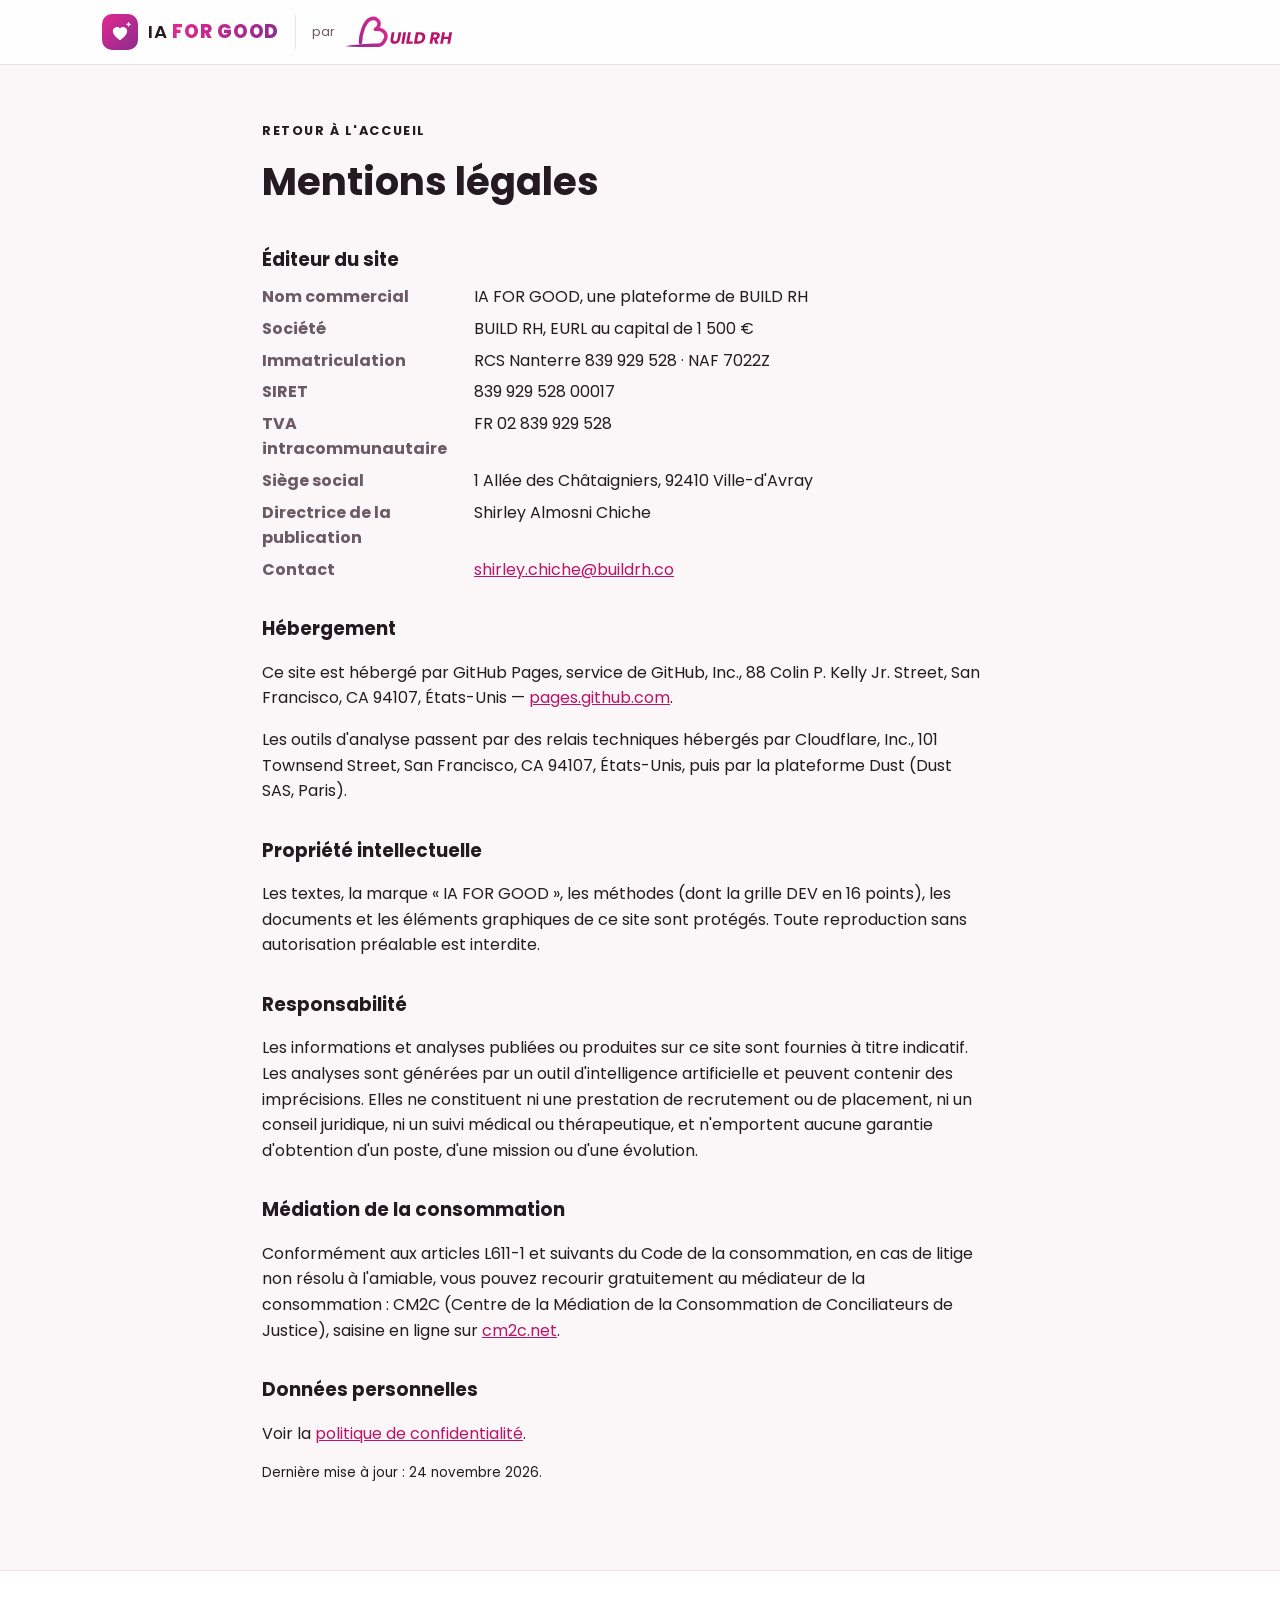
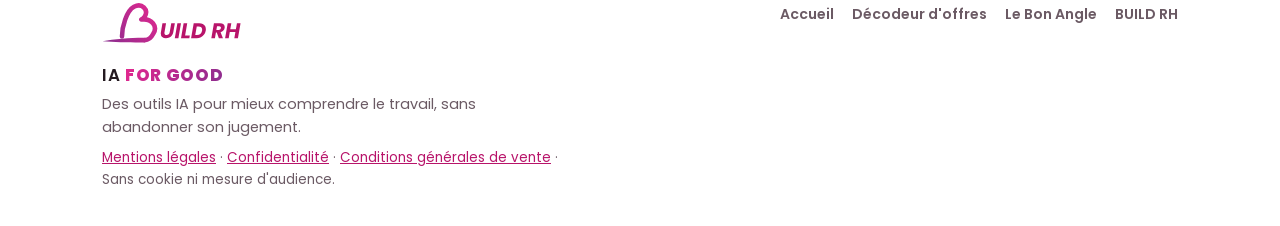
<file: mentions-legales.html>
<!doctype html>
<html lang="fr">
<head>
  <meta charset="utf-8">
  <meta name="viewport" content="width=device-width, initial-scale=1">
  <meta name="color-scheme" content="light">
  <meta name="theme-color" content="#fbf7f8">
  <title>Mentions légales · IA FOR GOOD</title>
  <meta name="description" content="Mentions légales du site IA FOR GOOD, une plateforme de BUILD RH.">
  <link rel="icon" type="image/svg+xml" href="assets/favicon.svg">
  <link rel="preload" href="assets/fonts/poppins-latin-800-normal.woff2" as="font" type="font/woff2" crossorigin>
  <link rel="stylesheet" href="style.css?v=21">
</head>
<body class="page-legal">
  <a class="skip" href="#contenu">Aller au contenu</a>

  <header class="topbar">
    <div class="wrap topbar-in">
      <a class="marque" href="index.html" aria-label="IA FOR GOOD, accueil">
        <svg class="marque-picto" viewBox="0 0 40 40" aria-hidden="true">
          <defs><linearGradient id="g" x1="0" y1="0" x2="1" y2="1"><stop offset="0" stop-color="#e5288f"/><stop offset="1" stop-color="#8a2c8e"/></linearGradient></defs>
          <rect width="40" height="40" rx="11" fill="url(#g)"/>
          <path d="M20 29s-8-4.6-8-10.4A4.6 4.6 0 0 1 20 16a4.6 4.6 0 0 1 8 2.6C28 24.4 20 29 20 29z" fill="#fff"/>
          <path d="M29.5 8.5l.9 2.1 2.1.9-2.1.9-.9 2.1-.9-2.1-2.1-.9 2.1-.9z" fill="#fff"/>
        </svg>
        <span class="marque-txt">IA <b>FOR GOOD</b></span>
      </a>
      <a class="par-buildrh" href="https://build-rh.io/" target="_blank" rel="noopener" aria-label="Une plateforme BUILD RH">
        <span>par</span><img src="assets/logo-buildrh-couleur.svg" alt="BUILD RH" width="120" height="37">
      </a>
    </div>
  </header>


  <main id="contenu" class="bloc-page legal" tabindex="-1">
    <div class="wrap etroit">
      <p class="sur-titre"><a href="index.html">Retour à l'accueil</a></p>
      <h1>Mentions légales</h1>

      <h2>Éditeur du site</h2>
      <dl class="fiche">
        <div><dt>Nom commercial</dt><dd>IA FOR GOOD, une plateforme de BUILD RH</dd></div>
        <div><dt>Société</dt><dd>BUILD RH, EURL au capital de 1 500 €</dd></div>
        <div><dt>Immatriculation</dt><dd>RCS Nanterre 839 929 528 · NAF 7022Z</dd></div>
        <div><dt>SIRET</dt><dd>839 929 528 00017</dd></div>
        <div><dt>TVA intracommunautaire</dt><dd>FR 02 839 929 528</dd></div>
        <div><dt>Siège social</dt><dd>1 Allée des Châtaigniers, 92410 Ville-d'Avray</dd></div>
        <div><dt>Directrice de la publication</dt><dd>Shirley Almosni Chiche</dd></div>
        <div><dt>Contact</dt><dd><a href="mailto:shirley.chiche@buildrh.co">shirley.chiche@buildrh.co</a></dd></div>
      </dl>

      <h2>Hébergement</h2>
      <p>Ce site est hébergé par GitHub Pages, service de GitHub, Inc., 88 Colin P. Kelly Jr. Street, San Francisco, CA 94107, États-Unis — <a href="https://pages.github.com" target="_blank" rel="noopener">pages.github.com</a>.</p>
      <p>Les outils d'analyse passent par des relais techniques hébergés par Cloudflare, Inc., 101 Townsend Street, San Francisco, CA 94107, États-Unis, puis par la plateforme Dust (Dust SAS, Paris).</p>

      <h2>Propriété intellectuelle</h2>
      <p>Les textes, la marque « IA FOR GOOD », les méthodes (dont la grille DEV en 16 points), les documents et les éléments graphiques de ce site sont protégés. Toute reproduction sans autorisation préalable est interdite.</p>

      <h2>Responsabilité</h2>
      <p>Les informations et analyses publiées ou produites sur ce site sont fournies à titre indicatif. Les analyses sont générées par un outil d'intelligence artificielle et peuvent contenir des imprécisions. Elles ne constituent ni une prestation de recrutement ou de placement, ni un conseil juridique, ni un suivi médical ou thérapeutique, et n'emportent aucune garantie d'obtention d'un poste, d'une mission ou d'une évolution.</p>

      <h2>Médiation de la consommation</h2>
      <p>Conformément aux articles L611-1 et suivants du Code de la consommation, en cas de litige non résolu à l'amiable, vous pouvez recourir gratuitement au médiateur de la consommation : CM2C (Centre de la Médiation de la Consommation de Conciliateurs de Justice), saisine en ligne sur <a href="https://cm2c.net" target="_blank" rel="noopener">cm2c.net</a>.</p>

      <h2>Données personnelles</h2>
      <p>Voir la <a href="confidentialite.html">politique de confidentialité</a>.</p>
      <p class="microcopy">Dernière mise à jour : 24 novembre 2026.</p>
    </div>
  </main>

  <footer class="pied">
    <div class="wrap pied-in">
      <div>
        <a class="pied-logo" href="https://build-rh.io/" target="_blank" rel="noopener"><img src="assets/logo-buildrh-couleur.svg" alt="BUILD RH" width="150" height="47"></a>
        <p class="pied-marque">IA <b>FOR GOOD</b></p>
        <p class="pied-txt">Des outils IA pour mieux comprendre le travail, sans abandonner son jugement.</p>
        <p class="pied-txt pied-legal"><a href="mentions-legales.html">Mentions légales</a> · <a href="confidentialite.html">Confidentialité</a> · <a href="cgv.html">Conditions générales de vente</a> · Sans cookie ni mesure d'audience.</p>
      </div>
      <ul class="pied-liens"><li><a href="index.html">Accueil</a></li><li><a href="decodeur.html">Décodeur d'offres</a></li><li><a href="https://almosnishirley.github.io/le-bon-angle/" target="_blank" rel="noopener">Le Bon Angle</a></li><li><a href="https://build-rh.io/" target="_blank" rel="noopener">BUILD RH</a></li></ul>
    </div>
  </footer>
</body>
</html>
</file>
<file: style.css>
/* IA FOR GOOD — charte claire BUILD RH (magenta → violet), Poppins */
/* Polices hébergées sur le site (aucun appel à Google Fonts) */
@font-face { font-family: "Poppins"; src: url("assets/fonts/poppins-latin-400-normal.woff2") format("woff2"); font-weight: 400; font-style: normal; font-display: swap; }
@font-face { font-family: "Poppins"; src: url("assets/fonts/poppins-latin-600-normal.woff2") format("woff2"); font-weight: 600; font-style: normal; font-display: swap; }
@font-face { font-family: "Poppins"; src: url("assets/fonts/poppins-latin-700-normal.woff2") format("woff2"); font-weight: 700; font-style: normal; font-display: swap; }
@font-face { font-family: "Poppins"; src: url("assets/fonts/poppins-latin-800-normal.woff2") format("woff2"); font-weight: 800; font-style: normal; font-display: swap; }
@font-face { font-family: "Atkinson Hyperlegible"; src: url("assets/fonts/atkinson-hyperlegible-latin-400-normal.woff2") format("woff2"); font-weight: 400; font-style: normal; font-display: swap; }
@font-face { font-family: "Atkinson Hyperlegible"; src: url("assets/fonts/atkinson-hyperlegible-latin-700-normal.woff2") format("woff2"); font-weight: 700; font-style: normal; font-display: swap; }
:root {
  --pink: #e5288f;
  --violet: #8a2c8e;
  --magenta: #b8146a;
  --grad: linear-gradient(120deg, #e5288f 0%, #8a2c8e 100%);
  --bg: #fbf7f8;
  --surface: #ffffff;
  --surface-2: #f7eef3;
  --ink: #241a20;
  --ink-2: #6b5a64;
  --line: #eddfe7;
  --ok: #1f7a5c; --ok-bg: #dff3ea;
  --shadow: 0 1px 2px rgba(60,20,45,.04), 0 6px 18px rgba(60,20,45,.06);
  --shadow-hover: 0 2px 4px rgba(60,20,45,.06), 0 14px 32px rgba(60,20,45,.10);

  --c-magenta: #b8146a; --c-magenta-bg: #fde6f1;
  --c-violet: #6d2a8e;  --c-violet-bg: #f1e6fa;
  --c-teal: #23756d;    --c-teal-bg: #def3ef;
  --c-bleu: #2350d8;    --c-bleu-bg: #e7edff;
  --c-jaune: #8a5d00;   --c-jaune-bg: #fff2cc;

  --radius: 18px;
  --fs: 1rem; --lh: 1.6; --ls: 0; --ws: 0;
  --font: "Poppins", system-ui, -apple-system, "Segoe UI", sans-serif;
  color-scheme: light;
}
:root.confort {
  --font: "Atkinson Hyperlegible", system-ui, sans-serif;
  --fs: 1.125rem; --lh: 1.8; --ls: .02em; --ws: .08em;
}

* { box-sizing: border-box; }
html { -webkit-text-size-adjust: 100%; scroll-behavior: smooth; }
body {
  margin: 0; background: var(--bg); color: var(--ink);
  font-family: var(--font); font-size: var(--fs); line-height: var(--lh);
  letter-spacing: var(--ls); word-spacing: var(--ws);
}
img { max-width: 100%; display: block; }
button, input, textarea { font: inherit; letter-spacing: inherit; color: inherit; }
a { color: var(--magenta); }
:focus-visible { outline: 3px solid var(--pink); outline-offset: 2px; border-radius: 8px; }
.wrap { max-width: 1140px; margin: 0 auto; padding: 0 16px; }
@media (min-width: 720px) { .wrap { padding: 0 32px; } }
.sr-only { position: absolute; width: 1px; height: 1px; overflow: hidden; clip: rect(0 0 0 0); white-space: nowrap; }
.skip { position: absolute; left: -999px; top: 8px; background: var(--surface); padding: 8px 14px; border-radius: 8px; z-index: 20; }
.skip:focus { left: 8px; }

/* ---------- Barre du haut ---------- */
.topbar { background: rgba(255,255,255,.85); backdrop-filter: blur(8px); border-bottom: 1px solid var(--line); position: sticky; top: 0; z-index: 10; }
.topbar-in { display: flex; justify-content: space-between; align-items: center; height: 64px; gap: 12px; }
.marque { display: inline-flex; align-items: center; gap: 10px; text-decoration: none; color: var(--ink); }
.marque-picto { width: 36px; height: 36px; flex: none; }
.marque-txt { font-weight: 600; font-size: 1.15rem; letter-spacing: .04em; white-space: nowrap; }
.marque-txt b, .pied-marque b { font-weight: 800; background: var(--grad); -webkit-background-clip: text; background-clip: text; color: transparent; }
.toggle {
  display: inline-flex; align-items: center; gap: 8px; background: var(--surface);
  border: 1px solid var(--line); padding: 6px 14px; border-radius: 999px; cursor: pointer; font-size: .85rem; font-weight: 600;
}
.toggle:hover { border-color: var(--magenta); }
.toggle span { font-weight: 800; color: var(--magenta); }
.toggle[aria-pressed="true"] { background: var(--magenta); color: #fff; border-color: var(--magenta); }
.toggle[aria-pressed="true"] span { color: #fff; }

/* ---------- Hero ---------- */
.hero {
  background:
    radial-gradient(900px 380px at 100% 0%, rgba(229,40,143,.11), transparent 65%),
    radial-gradient(700px 320px at 0% 100%, rgba(138,44,142,.08), transparent 60%),
    var(--surface);
  border-bottom: 1px solid var(--line); padding: 44px 0 40px;
}
.sur-titre { margin: 0 0 10px; font-size: .8rem; font-weight: 700; letter-spacing: .12em; text-transform: uppercase; color: var(--magenta); }
.hero h1 { font-weight: 800; font-size: clamp(2rem, 5.5vw, 3.3rem); line-height: 1.08; margin: 0 0 14px; letter-spacing: -.02em; }
.hero h1 .hl { background: var(--grad); -webkit-background-clip: text; background-clip: text; color: transparent; }
.lead { margin: 0 0 28px; max-width: 64ch; font-size: 1.05em; color: var(--ink-2); }

.piliers { display: grid; grid-template-columns: repeat(auto-fit, minmax(min(220px, 100%), 1fr)); gap: 12px; }
.pilier {
  display: flex; gap: 12px; align-items: flex-start; text-align: left; cursor: pointer;
  background: var(--surface); border: 1px solid var(--line); border-radius: 14px; padding: 14px 16px;
  box-shadow: var(--shadow); transition: transform .15s, box-shadow .15s, border-color .15s;
}
.pilier:hover { transform: translateY(-2px); box-shadow: var(--shadow-hover); border-color: #e3c8d7; }
.pilier .ico { flex: none; width: 38px; height: 38px; border-radius: 10px; display: grid; place-items: center; background: var(--surface-2); color: var(--magenta); }
.pilier .ico svg { width: 20px; height: 20px; }
.pilier strong { display: block; font-size: .95rem; }
.pilier small { color: var(--ink-2); font-size: .82rem; }

/* ---------- Onglets + outils ---------- */
.onglets { display: flex; gap: 6px; overflow-x: auto; padding: 26px 0 4px; margin-bottom: 14px; border-bottom: 1px solid var(--line); scrollbar-width: none; }
.onglet {
  flex: none; background: none; border: 0; cursor: pointer; padding: 10px 14px 12px; font-weight: 600; font-size: .95em;
  color: var(--ink-2); border-bottom: 3px solid transparent; margin-bottom: -1px; display: inline-flex; gap: 8px; align-items: center;
}
.onglet:hover { color: var(--ink); }
.onglet[aria-current="true"] { color: var(--magenta); border-bottom-color: var(--magenta); }
.onglet .n { font-size: .78em; background: var(--surface-2); color: var(--ink-2); padding: 0 8px; border-radius: 999px; font-variant-numeric: tabular-nums; }

.outils { display: flex; flex-wrap: wrap; gap: 14px; align-items: center; justify-content: space-between; margin-bottom: 10px; }
.search { flex: 1 1 320px; max-width: 460px; display: flex; align-items: center; background: var(--surface); border: 1.5px solid var(--line); border-radius: 999px; padding: 0 18px; }
.search svg { color: var(--magenta); flex: none; }
.search input { flex: 1; min-width: 0; border: 0; background: transparent; padding: 11px 10px; outline: none; }
.search:focus-within { border-color: var(--magenta); }
.chips { display: flex; flex-wrap: wrap; gap: 8px; }
.chip { border: 1px solid var(--line); background: var(--surface); padding: 6px 14px; border-radius: 999px; cursor: pointer; font-size: .86em; font-weight: 600; }
.chip:hover { border-color: var(--magenta); }
.chip[aria-pressed="true"] { background: var(--ink); color: #fff; border-color: var(--ink); }
.compte { color: var(--ink-2); font-size: .88em; margin: 6px 0 8px; min-height: 1.4em; }

/* ---------- Sections ---------- */
.section { padding: 18px 0 30px; }
.section-tete { display: flex; justify-content: space-between; align-items: end; gap: 16px; margin-bottom: 16px; flex-wrap: wrap; }
.section h2 { font-size: 1.45rem; font-weight: 800; margin: 0; letter-spacing: -.01em; }
.section-tete p { margin: 4px 0 0; color: var(--ink-2); max-width: 70ch; font-size: .95em; }
.voir { background: none; border: 0; color: var(--magenta); font-weight: 600; cursor: pointer; padding: 4px 0; white-space: nowrap; }
.voir:hover { text-decoration: underline; }

.grille { display: grid; grid-template-columns: repeat(auto-fill, minmax(min(280px, 100%), 1fr)); gap: 18px; }

/* ---------- Cartes ---------- */
.carte {
  background: var(--surface); border: 1px solid var(--line); border-radius: var(--radius); overflow: hidden;
  display: flex; flex-direction: column; box-shadow: var(--shadow); transition: transform .15s, box-shadow .15s;
}
.carte:hover { transform: translateY(-3px); box-shadow: var(--shadow-hover); }
.couv { aspect-ratio: 4 / 3; background: var(--surface-2); overflow: hidden; }
.couv img { width: 100%; height: 100%; object-fit: cover; object-position: top; }
.couv-agent {
  aspect-ratio: auto; padding: 22px 20px; color: #fff; background: var(--grad); position: relative; min-height: 132px;
  display: flex; flex-direction: column; justify-content: space-between;
}
.couv-agent svg { width: 34px; height: 34px; opacity: .95; }
.couv-agent .pour { font-size: .82rem; font-weight: 600; opacity: .95; }
.corps { padding: 18px 20px 20px; display: flex; flex-direction: column; gap: 10px; flex: 1; }
.meta { display: flex; flex-wrap: wrap; gap: 6px; align-items: center; }
.badge { font-size: .74rem; font-weight: 700; padding: 3px 10px; border-radius: 999px; text-transform: lowercase; }
.badge.type { background: var(--surface-2); color: var(--ink-2); }
.badge.ok { background: var(--ok-bg); color: var(--ok); }
.badge.beta { background: var(--c-jaune-bg); color: var(--c-jaune); }
.badge.bientot { background: #eee; color: #555; }
.t-magenta { background: var(--c-magenta-bg); color: var(--c-magenta); }
.t-violet { background: var(--c-violet-bg); color: var(--c-violet); }
.t-teal { background: var(--c-teal-bg); color: var(--c-teal); }
.t-bleu { background: var(--c-bleu-bg); color: var(--c-bleu); }
.t-jaune { background: var(--c-jaune-bg); color: var(--c-jaune); }
.carte h3 { margin: 0; font-size: 1.08rem; line-height: 1.3; font-weight: 700; }
.carte .desc { margin: 0; color: var(--ink-2); font-size: .9em; }
.auteur { font-size: .78rem; color: var(--ink-2); margin: 0; }
.actions { margin-top: auto; padding-top: 8px; display: flex; flex-wrap: wrap; gap: 10px; align-items: center; }
.btn {
  display: inline-flex; align-items: center; gap: 8px; text-decoration: none; font-weight: 700; font-size: .88em;
  padding: 9px 16px; border-radius: 999px; border: 1.5px solid transparent;
}
.btn-prim { background: var(--grad); color: #fff; }
.btn-prim:hover { filter: brightness(1.06); }
.btn-sec { border-color: var(--line); color: var(--ink); background: var(--surface); }
.btn-sec:hover { border-color: var(--magenta); color: var(--magenta); }
.btn[aria-disabled="true"] { background: #eee; color: #777; pointer-events: none; }
.prix { font-weight: 800; color: var(--ink); }

.vide {
  border: 1.5px dashed #e3c8d7; border-radius: var(--radius); padding: 28px 22px; text-align: center; color: var(--ink-2); background: var(--surface);
}
.vide strong { display: block; color: var(--ink); margin-bottom: 4px; }

/* ---------- Pied de page ---------- */
.pied { border-top: 1px solid var(--line); background: var(--surface); margin-top: 30px; padding: 30px 0 36px; }
.pied-in { display: flex; justify-content: space-between; gap: 24px; flex-wrap: wrap; }
.pied-marque { font-weight: 600; letter-spacing: .04em; margin: 0 0 4px; font-size: 1.05rem; }
.pied-txt { margin: 0; color: var(--ink-2); font-size: .9em; max-width: 52ch; }
.pied-liens { list-style: none; padding: 0; margin: 0; display: flex; flex-wrap: wrap; gap: 8px 18px; align-content: flex-start; }
.pied-liens a { color: var(--ink-2); text-decoration: none; font-size: .88em; font-weight: 600; }
.pied-liens a:hover { color: var(--magenta); }

@media (max-width: 560px) {
  .toggle { padding: 6px 10px; }
  .toggle .lbl { display: none; }
  .hero { padding: 32px 0 30px; }
}
@media (prefers-reduced-motion: reduce) { * { transition: none !important; scroll-behavior: auto !important; } }

/* =====================================================================
   PAGES OUTIL (Décodeur d'offres…)
   ===================================================================== */
.hero-outil { padding-bottom: 34px; }
.hero-outil .wrap { max-width: 820px; }
.sur-titre a { color: inherit; text-decoration: none; }
.sur-titre a:hover { text-decoration: underline; }
.points-cles { list-style: none; padding: 0; margin: 0; display: flex; flex-wrap: wrap; gap: 10px; }
.points-cles li { background: var(--surface); border: 1px solid var(--line); border-radius: 12px; padding: 8px 14px; font-size: .88em; color: var(--ink-2); }
.points-cles strong { color: var(--ink); }

.outil { max-width: 820px; padding-top: 28px; padding-bottom: 20px; outline: none; }
.encart { background: var(--surface); border: 1px solid var(--line); border-radius: var(--radius); padding: 18px 22px; margin-bottom: 18px; box-shadow: var(--shadow); }
.encart h2 { margin: 0 0 6px; font-size: 1.2rem; }
.encart p { margin: 0; color: var(--ink-2); }
.methode summary { cursor: pointer; font-weight: 700; color: var(--magenta); }
.seize { margin: 14px 0 0; padding-left: 22px; columns: 2 260px; column-gap: 28px; font-size: .9em; color: var(--ink-2); }
.seize li { break-inside: avoid; padding: 2px 0; }

.bloc { border: 1px solid var(--line); background: var(--surface); border-radius: var(--radius); padding: 20px 22px 22px; margin: 0 0 18px; box-shadow: var(--shadow); min-width: 0; }
.bloc legend { float: left; width: 100%; padding: 0; margin-bottom: 12px; font-weight: 800; font-size: 1.1rem; display: flex; align-items: center; gap: 10px; flex-wrap: wrap; }
.bloc legend + * { clear: both; }
.bloc legend em { font-style: normal; font-weight: 600; font-size: .72rem; text-transform: uppercase; letter-spacing: .08em; color: var(--ink-2); background: var(--surface-2); padding: 2px 9px; border-radius: 999px; }
.num { width: 28px; height: 28px; border-radius: 50%; background: var(--grad); color: #fff; display: inline-grid; place-items: center; font-size: .85rem; flex: none; }
.bloc label { display: block; font-weight: 600; font-size: .92em; margin: 14px 0 6px; }
.bloc label:first-of-type { margin-top: 0; }
.aide { display: block; font-weight: 400; font-size: .85em; color: var(--ink-2); }
.aide-bloc { margin: 0 0 12px; font-size: .88em; color: var(--ink-2); }
.bloc input[type=url], .bloc input[type=text], .bloc textarea, .bloc select {
  width: 100%; border: 1.5px solid var(--line); border-radius: 12px; padding: 11px 14px; background: #fff; font-size: .95em; line-height: 1.5;
}
.bloc textarea { resize: vertical; }
.bloc select { appearance: none; -webkit-appearance: none; padding-right: 38px; cursor: pointer; background: #fff url("data:image/svg+xml,%3Csvg xmlns='http://www.w3.org/2000/svg' viewBox='0 0 24 24' fill='none' stroke='%238a2c8e' stroke-width='2.4' stroke-linecap='round' stroke-linejoin='round'%3E%3Cpath d='M6 9l6 6 6-6'/%3E%3C/svg%3E") no-repeat right 12px center / 18px; }
.bloc input:focus, .bloc textarea:focus, .bloc select:focus { border-color: var(--magenta); outline: none; box-shadow: 0 0 0 3px rgba(229,40,143,.14); }
[aria-invalid="true"] { border-color: #c0262d !important; }
.deux { display: grid; grid-template-columns: repeat(auto-fit, minmax(min(240px, 100%), 1fr)); gap: 0 16px; margin-bottom: 4px; }
.deux label { margin-top: 0; }

.dropzone { position: relative; border: 2px dashed #e3c8d7; border-radius: 14px; background: var(--surface-2); text-align: center; transition: border-color .15s, background .15s; }
.dropzone.survol, .dropzone:focus-within { border-color: var(--magenta); background: #fdeef6; }
.dropzone input { position: absolute; inset: 0; opacity: 0; cursor: pointer; width: 100%; }
.dropzone label { margin: 0; padding: 22px 16px; font-weight: 400; cursor: pointer; }
.dropzone strong { color: var(--magenta); }
.statut { font-size: .86em; color: var(--ink-2); margin: 8px 0 0; min-height: 1em; }
.compteur { font-size: .8em; color: var(--ink-2); margin: 4px 0 0; text-align: right; }

.case { display: flex !important; gap: 10px; align-items: flex-start; font-weight: 400 !important; font-size: .9em !important; margin: 14px 0 0 !important; cursor: pointer; }
.case input { margin-top: 4px; accent-color: var(--magenta); width: 17px; height: 17px; flex: none; }
.erreur { background: #fdecec; color: #8f1d22; border-radius: 12px; padding: 10px 14px; margin: 14px 0 0; font-size: .92em; }
button.btn { cursor: pointer; font-family: inherit; }
.btn-grand { margin: 18px 0 10px; padding: 13px 26px; font-size: 1em; }
.btn:disabled { opacity: .6; cursor: wait; }

.progress { display: flex; gap: 16px; align-items: center; outline: none; }
.spinner { width: 34px; height: 34px; border-radius: 50%; border: 4px solid var(--surface-2); border-top-color: var(--pink); animation: tourne 1s linear infinite; flex: none; }
@keyframes tourne { to { transform: rotate(360deg); } }

.resultat { outline: none; }
.resultat-tete h2 { font-size: 1.6rem; margin: 0 0 12px; }
.resultat-actions { display: flex; flex-wrap: wrap; gap: 8px; }
.sommaire ul { list-style: none; margin: 8px 0 0; padding-left: 0; columns: 2 240px; column-gap: 28px; font-size: .9em; }
.sommaire a { color: var(--ink); text-decoration: none; }
.sommaire a:hover { color: var(--magenta); text-decoration: underline; }
.resultat-corps { margin-top: 18px; }
.partie { background: var(--surface); border: 1px solid var(--line); border-radius: var(--radius); padding: 18px 22px; margin-bottom: 14px; box-shadow: var(--shadow); overflow-wrap: anywhere; scroll-margin-top: 80px; }
.partie h1, .partie h2 { font-size: 1.15rem; margin: 0 0 10px; color: var(--magenta); }
.partie h3 { font-size: 1rem; margin: 14px 0 6px; }
.partie p, .partie li { font-size: .95em; }
.partie ul, .partie ol { padding-left: 22px; }
.partie table { border-collapse: collapse; width: 100%; font-size: .88em; display: block; overflow-x: auto; }
.partie th, .partie td { border: 1px solid var(--line); padding: 6px 10px; text-align: left; vertical-align: top; }
.partie th { background: var(--surface-2); }
.partie blockquote { margin: 10px 0; padding: 8px 14px; border-left: 4px solid var(--pink); background: var(--surface-2); border-radius: 0 10px 10px 0; }
.partie pre { white-space: pre-wrap; }
.avertissement { font-size: .82em; color: var(--ink-2); margin: 6px 0 0; }
.print-only { display: none; }

@media print {
  @page {
    size: A4; margin: 15mm 15mm 18mm;
    @bottom-left { content: "IA FOR GOOD · une plateforme BUILD RH · aiforgood.page"; font: 8pt Poppins, Arial, sans-serif; color: #6b5a64; }
    @bottom-right { content: "Page " counter(page) " / " counter(pages); font: 8pt Poppins, Arial, sans-serif; color: #6b5a64; }
  }
  body { background: #fff; font-size: 10pt; line-height: 1.5; }
  .partie p, .partie li { font-size: 10pt; }
  .partie table { font-size: 9pt; }
  * { box-shadow: none !important; -webkit-print-color-adjust: exact; print-color-adjust: exact; }
  .topbar, .hero, .pied, .skip, #app, #ferme, .resultat-actions, #copy-status, #remaining, .sommaire { display: none !important; }
  .outil { max-width: none; padding: 0; }
  .print-only { display: block; }
  .print-tete { border-bottom: 3px solid var(--pink); margin-bottom: 6mm; padding-bottom: 3mm; }
  .print-tete p { margin: 0; }
  .partie { border: 0; padding: 0; margin: 0 0 5mm; break-inside: auto; }
  .partie h2 { border-bottom: 1px solid var(--line); padding-bottom: 1mm; break-after: avoid; }
}

/* =====================================================================
   RUBRIQUES (v4) : produits vedettes et sous-rubriques
   ===================================================================== */
.section-titre { display: flex; gap: 14px; align-items: flex-start; }
.section-ico { flex: none; width: 44px; height: 44px; border-radius: 12px; display: grid; place-items: center; background: var(--grad); color: #fff; margin-top: 2px; }
.section-ico svg { width: 22px; height: 22px; }
.pilier-agent .ico { background: var(--grad); color: #fff; }

.pile { display: grid; gap: 18px; }
.vedette {
  display: grid; grid-template-columns: minmax(220px, 300px) 1fr; background: var(--surface);
  border: 1px solid var(--line); border-radius: 22px; overflow: hidden; box-shadow: var(--shadow);
}
.vedette-panneau {
  background: var(--grad); color: #fff; padding: 26px 24px; display: flex; flex-direction: column; gap: 10px; position: relative; overflow: hidden;
}
.vedette-panneau::after { content: ""; position: absolute; right: -60px; bottom: -60px; width: 200px; height: 200px; border-radius: 50%; background: rgba(255,255,255,.10); }
.vedette-ico { width: 52px; height: 52px; border-radius: 14px; background: rgba(255,255,255,.18); display: grid; place-items: center; }
.vedette-ico svg { width: 28px; height: 28px; }
.vedette-kicker { margin: 8px 0 0; font-size: .78rem; font-weight: 700; letter-spacing: .1em; text-transform: uppercase; opacity: .9; }
.vedette-pour { margin: 0; font-weight: 600; font-size: .95rem; line-height: 1.4; }
.vedette .corps { padding: 24px 26px 24px; }
.vedette h3 { font-size: 1.35rem; }
.obtenez { list-style: none; padding: 0; margin: 4px 0 0; display: grid; gap: 7px; }
.obtenez li { display: flex; gap: 10px; align-items: flex-start; font-size: .92em; }
.obtenez svg { flex: none; width: 18px; height: 18px; color: var(--ok); margin-top: 3px; }
.vedette .actions .auteur { margin-left: auto; }
@media (max-width: 720px) {
  .vedette { grid-template-columns: 1fr; }
  .vedette-panneau { padding: 20px; }
  .vedette .corps { padding: 20px; }
  .vedette .actions .auteur { margin-left: 0; width: 100%; }
}

.sous + .sous { margin-top: 26px; }
.sous-titre { font-size: 1.02rem; font-weight: 700; margin: 0 0 12px; display: flex; align-items: center; gap: 8px; color: var(--ink); }
.sous-titre .n { font-size: .75rem; background: var(--surface-2); color: var(--ink-2); padding: 0 8px; border-radius: 999px; font-weight: 600; }
.section + .section { border-top: 1px solid var(--line); }
.vedette h3 { margin: 0; line-height: 1.3; font-weight: 800; }
.vedette .desc { margin: 0; color: var(--ink-2); font-size: .95em; }
.vedette .auteur { font-size: .78rem; color: var(--ink-2); }

/* Logo BUILD RH (en-tête et pied de page) */
.topbar-in { justify-content: flex-start; }
.par-buildrh { display: inline-flex; align-items: center; gap: 10px; text-decoration: none; color: var(--ink-2); font-size: .8rem; padding-left: 16px; margin-left: 4px; border-left: 1px solid var(--line); height: 34px; }
.par-buildrh img { height: 34px; width: auto; }
.topbar .toggle { margin-left: auto; }
.pied-logo { display: inline-block; margin-bottom: 10px; line-height: 0; }
.pied-logo img { height: 44px; width: auto; }
@media (max-width: 560px) {
  .par-buildrh { padding-left: 10px; gap: 6px; }
  .par-buildrh span { display: none; }
  .par-buildrh img { height: 28px; }
  .marque-txt { font-size: 1rem; }
}
.pour-qui { margin: 0; display: inline-flex; align-self: flex-start; align-items: center; gap: 4px; font-size: .8rem; color: var(--c-teal); background: var(--c-teal-bg); padding: 3px 11px; border-radius: 999px; }
.pour-qui strong { font-weight: 700; }

/* =====================================================================
   DÉCODEUR — résultat (v8) : demande, suites, PDF
   ===================================================================== */
.resultat-intro { color: var(--ink-2); margin: 0 0 14px; max-width: 62ch; }
.resultat-tete .sur-titre { margin-bottom: 4px; }
.liste-titre { margin: 0 0 8px; font-size: .75rem; font-weight: 700; letter-spacing: .1em; text-transform: uppercase; color: var(--ink-2); }
.demande { margin-top: 18px; }
.demande dl { display: grid; grid-template-columns: max-content 1fr; gap: 4px 18px; margin: 0; font-size: .92em; }
.demande dt { font-size: .72rem; font-weight: 700; letter-spacing: .08em; text-transform: uppercase; color: var(--ink-2); align-self: baseline; padding-top: 2px; }
.demande dd { margin: 0; overflow-wrap: anywhere; }

.suites { margin: 28px 0 18px; }
.suites-titre { font-size: 1.3rem; font-weight: 800; margin: 0 0 14px; }
.suites-grille { display: grid; grid-template-columns: repeat(auto-fit, minmax(min(280px, 100%), 1fr)); gap: 16px; margin-bottom: 16px; }
.suite { background: var(--surface); border: 1px solid var(--line); border-radius: var(--radius); padding: 20px 22px; box-shadow: var(--shadow); display: flex; flex-direction: column; gap: 10px; align-items: flex-start; }
.suite h4 { margin: 0; font-size: 1.05rem; line-height: 1.3; }
.suite p { margin: 0; color: var(--ink-2); font-size: .9em; flex: 1; }
.recontact { background: var(--c-teal-bg); border-color: #c4e6df; display: flex; flex-direction: column; gap: 12px; align-items: flex-start; }
.recontact p { color: var(--ink); }

@media print {
  .suites, .avertissement, #restart-btn, .resultat-tete { display: none !important; }
  .print-tete { border-bottom: 3px solid var(--pink); padding-bottom: 6mm; margin-bottom: 6mm; }
  .print-marques { display: flex; justify-content: space-between; align-items: center; margin-bottom: 8mm; }
  .print-marques img { height: 12mm; width: auto; }
  .print-marques .marque-txt { font-size: 13pt; }
  .print-kicker { font-size: 8.5pt; font-weight: 700; letter-spacing: .1em; text-transform: uppercase; color: var(--magenta); margin: 0 0 1.5mm !important; }
  .print-titre { font-size: 22pt; font-weight: 800; line-height: 1.15; margin: 0 0 2mm !important; }
  .print-date { color: var(--ink-2); font-size: 9.5pt; }
  .demande { border: 0; background: var(--surface-2); border-radius: 3mm; padding: 4mm 5mm; margin: 0 0 6mm; break-inside: avoid; }
  .partie h1, .partie h2 { color: var(--ink); border-bottom: 1.5px solid #f3c6dc; }
  .partie h3 { color: var(--magenta); }
  .print-suite { border: 1.5px solid #f3c6dc; border-radius: 3mm; padding: 5mm 6mm; margin-top: 8mm; break-inside: avoid; }
  .print-suite p { margin: 0 0 2.5mm; font-size: 10pt; }
  .print-suite-titre { font-weight: 800; font-size: 13pt; margin-bottom: 3mm !important; }
  .print-url { color: var(--magenta); font-weight: 700; }
  .print-mention { font-size: 8pt; color: var(--ink-2); margin-top: 5mm; }
}
.exemple-lien { margin: 16px 0 0; }
.exemple-lien a { display: inline-block; background: var(--surface); border: 1.5px solid var(--pink); color: var(--magenta); text-decoration: none; padding: 9px 16px; border-radius: 12px; font-size: .9em; }
.exemple-lien a:hover { background: #fdeef6; }
/* Gravité des red flags */
.partie td.gravite { white-space: nowrap; }
.grav { display: inline-block; font-weight: 700; font-size: .85em; padding: 2px 9px; border-radius: 999px; }
.grav-forte { background: #fde3e3; color: #9b1c1c; }
.grav-moyenne { background: #fff0d9; color: #8a4b00; }
.grav-faible { background: #fff8cc; color: #6b5a00; }
.partie td, .partie th { hyphens: none; word-break: normal; overflow-wrap: normal; }
@media print {
  .partie table { font-size: 8.5pt !important; }
  .partie th, .partie td { padding: 1.5mm 2mm; }
}

/* =====================================================================
   PAGE D'ACCUEIL v12 — « Ne postulez plus à l'aveugle »
   ===================================================================== */
.accueil .topbar-in { gap: 14px; }
.nav-principale { display: flex; gap: 18px; margin-left: auto; }
.nav-principale a { color: var(--ink-2); text-decoration: none; font-size: .86rem; font-weight: 600; white-space: nowrap; }
.nav-principale a:hover { color: var(--magenta); }
.btn-nav { padding: 8px 16px; font-size: .84rem; white-space: nowrap; }
.accueil .topbar .toggle { margin-left: 0; }
.toggle-mini { padding: 6px 10px; }
@media (max-width: 1100px) { .nav-principale { display: none; } .btn-nav { margin-left: auto; } }
@media (max-width: 560px) { .btn-nav { display: none; } .accueil .toggle-mini { margin-left: auto; } }

.hero-accueil { padding: 64px 0 56px; }
.hero-accueil h1 { font-size: clamp(2.3rem, 6.5vw, 4.2rem); max-width: 16ch; }
.lead-fort { font-size: clamp(1.1rem, 2.2vw, 1.3rem); color: var(--ink); font-weight: 600; max-width: 46ch; line-height: 1.5; }
.cta-ligne { display: flex; flex-wrap: wrap; gap: 12px; margin-top: 8px; }
.btn-grand { padding: 13px 24px; font-size: 1em; }
.microcopy { font-size: .84em; color: var(--ink-2); margin: 12px 0 0; max-width: 62ch; }

.bloc-page { padding: 56px 0; }
.bloc-page + .bloc-page { border-top: 1px solid var(--line); }
.etroit { max-width: 820px; }
.titre-section { font-size: clamp(1.5rem, 3.4vw, 2.1rem); font-weight: 800; letter-spacing: -.015em; line-height: 1.2; margin: 0 0 16px; }
.intro-section { color: var(--ink-2); margin: -4px 0 26px; max-width: 70ch; }
.bloc-page p { max-width: 72ch; }
.accent-p { color: var(--ink); border-left: 4px solid var(--pink); padding-left: 14px; }
.grille-3 { display: grid; grid-template-columns: repeat(auto-fit, minmax(min(250px, 100%), 1fr)); gap: 18px; }
.deux-colonnes { display: grid; grid-template-columns: repeat(auto-fit, minmax(min(340px, 100%), 1fr)); gap: 28px 48px; align-items: start; }

.benefices { padding: 40px 0; background: var(--surface); }
.benefice { padding: 6px 4px; }
.benefice h2 { font-size: 1.12rem; margin: 12px 0 6px; }
.benefice p { margin: 0; color: var(--ink-2); font-size: .95em; }
.ico-rond { width: 48px; height: 48px; border-radius: 14px; display: grid; place-items: center; background: var(--grad); color: #fff; }
.ico-rond svg { width: 24px; height: 24px; }

.outil-carte { display: grid; grid-template-columns: minmax(220px, 280px) 1fr; background: var(--surface); border: 1px solid var(--line); border-radius: 22px; overflow: hidden; box-shadow: var(--shadow); margin-bottom: 22px; scroll-margin-top: 80px; }
.outil-panneau { background: var(--grad); color: #fff; padding: 28px 24px; display: flex; flex-direction: column; gap: 8px; align-items: flex-start; position: relative; overflow: hidden; }
.outil-panneau::after { content: ""; position: absolute; right: -70px; bottom: -70px; width: 220px; height: 220px; border-radius: 50%; background: rgba(255,255,255,.10); }
.outil-num { width: 44px; height: 44px; border-radius: 12px; background: rgba(255,255,255,.2); display: grid; place-items: center; font-weight: 800; font-size: 1.3rem; }
.outil-kicker { margin: 10px 0 0; font-weight: 800; font-size: 1.35rem; line-height: 1.2; }
.outil-sous { margin: 0 0 8px; font-weight: 600; opacity: .95; }
.outil-panneau .badge { background: rgba(255,255,255,.92); }
.outil-corps { padding: 28px 30px; display: flex; flex-direction: column; gap: 12px; }
.outil-corps h3 { margin: 0; font-size: 1.35rem; line-height: 1.3; font-weight: 800; }
.outil-corps > p { margin: 0; color: var(--ink-2); }
.outil-corps .liste-titre { margin-top: 6px; }
.obtenez.deux-col { grid-template-columns: repeat(auto-fit, minmax(min(280px, 100%), 1fr)); gap: 7px 24px; }
.outil-corps .actions { padding-top: 6px; }
@media (max-width: 760px) { .outil-carte { grid-template-columns: 1fr; } .outil-corps { padding: 22px 20px; } }

.etapes { list-style: none; padding: 0; margin: 0; }
.etapes li { background: var(--surface); border: 1px solid var(--line); border-radius: var(--radius); padding: 22px; box-shadow: var(--shadow); }
.etape-num { display: inline-grid; place-items: center; width: 34px; height: 34px; border-radius: 50%; background: var(--surface-2); color: var(--magenta); font-weight: 800; }
.etapes h3 { margin: 12px 0 6px; font-size: 1.05rem; }
.etapes p { margin: 0; color: var(--ink-2); font-size: .93em; }

.ia-utile, .confiance { background: var(--surface); }
.neuro-bloc { background: linear-gradient(180deg, #fdf0f6, var(--bg)); }
.lien-fleche { display: inline-flex; gap: 8px; align-items: center; font-weight: 700; color: var(--magenta); text-decoration: none; margin-top: 8px; }
.lien-fleche::after { content: "→"; transition: transform .2s; }
.lien-fleche:hover::after { transform: translateX(3px); }

.ressources .sous-titre { font-size: 1.05rem; }
.faq details { background: var(--surface); border: 1px solid var(--line); border-radius: 14px; padding: 4px 20px; margin-bottom: 10px; }
.faq summary { cursor: pointer; font-weight: 700; padding: 14px 0; list-style-position: outside; }
.faq summary::marker { color: var(--magenta); }
.faq details p { margin: 0 0 16px; color: var(--ink-2); }

.cta-final { background: var(--grad); color: #fff; text-align: center; }
.cta-final h2 { font-size: clamp(1.6rem, 4vw, 2.4rem); margin: 0 0 12px; font-weight: 800; }
.cta-final p { margin: 0 auto 24px; opacity: .95; }
.btn-blanc { background: #fff; color: var(--magenta); }
.btn-blanc:hover { background: #fdeef6; }
.bloc-page + .cta-final { border-top: 0; }
.par-buildrh, .par-buildrh img { flex: none; }
@media (max-width: 1379px) { .nav-principale { display: none; } .btn-nav { margin-left: auto; } }
@media (min-width: 1380px) { .accueil .wrap.topbar-in { max-width: 1320px; } }
.cta-ligne .btn-grand { margin: 0; }
@media (max-width: 1519px) { .nav-principale { display: none; } .btn-nav { margin-left: auto; } }
@media (min-width: 1520px) { .nav-principale { display: flex; } .accueil .wrap.topbar-in { max-width: 1440px; } }
.couv img { object-position: left top; }
.retour { margin: 18px 0 0; padding: 14px 18px; background: var(--surface-2); border-left: 4px solid var(--pink); border-radius: 0 12px 12px 0; max-width: 62ch; }
.retour blockquote { margin: 0; }
.retour blockquote p { margin: 0; font-style: italic; color: var(--ink); }
.retour figcaption { margin-top: 6px; font-size: .84em; color: var(--ink-2); }
@media print { .retour { break-inside: avoid; } }

/* L’attribut hidden doit toujours l’emporter (ex. .progress en display:flex) */
[hidden] { display: none !important; }
.legal h1 { font-size: clamp(1.8rem, 4vw, 2.4rem); margin: 0 0 18px; }
.legal h2 { font-size: 1.15rem; margin: 32px 0 10px; }
.legal p { color: var(--ink); max-width: 72ch; }
.fiche { margin: 0; display: grid; gap: 6px; }
.fiche div { display: grid; grid-template-columns: minmax(0, 200px) 1fr; gap: 12px; }
.fiche dt { font-weight: 700; color: var(--ink-2); }
.fiche dd { margin: 0; }
@media (max-width: 560px) { .fiche div { grid-template-columns: 1fr; gap: 0; } }
.pied-legal { font-size: .84em; margin-top: 8px; }

/* ---------- Boutique : vitrine, prix, tarifs ---------- */
.vitrine { list-style: none; padding: 0; margin: 28px 0 0; display: grid; grid-template-columns: repeat(auto-fit, minmax(min(210px, 100%), 1fr)); gap: 12px; }
.vitrine a { display: grid; grid-template-columns: 1fr auto; grid-template-rows: auto auto; column-gap: 10px; align-items: center; padding: 14px 16px; background: var(--surface); border: 1px solid var(--line); border-radius: 14px; text-decoration: none; color: var(--ink); box-shadow: var(--shadow); transition: box-shadow .15s, border-color .15s; height: 100%; }
.vitrine a:hover { border-color: var(--pink); box-shadow: var(--shadow-hover); }
.v-nom { font-weight: 700; font-size: .95rem; }
.v-desc { grid-column: 1; font-size: .8rem; color: var(--ink-2); }
.v-prix { grid-column: 2; grid-row: 1 / span 2; font-weight: 800; font-size: 1.15rem; color: var(--magenta); white-space: nowrap; }
.v-prix.gratuit { font-size: .85rem; color: var(--ok); background: var(--ok-bg); padding: 3px 10px; border-radius: 999px; }

.outil-prix { margin: 6px 0 4px; display: flex; flex-direction: column; line-height: 1.15; position: relative; z-index: 1; }
.outil-prix b { font-size: 2.2rem; font-weight: 800; }
.outil-prix span { font-size: .82rem; opacity: .92; margin-top: 4px; }
.sur-intro { margin: -6px 0 18px; font-weight: 600; color: var(--magenta); }

.tarifs { background: var(--surface-2); }
.grille-tarifs { display: grid; grid-template-columns: repeat(auto-fit, minmax(min(220px, 100%), 1fr)); gap: 16px; margin-top: 8px; }
.tarif { background: var(--surface); border: 1px solid var(--line); border-radius: var(--radius); padding: 24px 22px; display: flex; flex-direction: column; gap: 6px; box-shadow: var(--shadow); }
.tarif-vedette { border: 2px solid var(--pink); }
.t-nom { margin: 0; font-weight: 700; }
.t-prix { margin: 0; font-size: 2.3rem; font-weight: 800; line-height: 1.1; background: var(--grad); -webkit-background-clip: text; background-clip: text; color: transparent; }
.t-inclus { margin: 0 0 14px; color: var(--ink-2); font-size: .92rem; flex: 1; }
.tarif .btn { align-self: flex-start; }

.achat-etapes { list-style: none; padding: 0; margin: 34px 0 10px; display: grid; grid-template-columns: repeat(auto-fit, minmax(min(240px, 100%), 1fr)); gap: 16px; }
.achat-etapes li { display: flex; gap: 12px; align-items: flex-start; }
.achat-etapes p { margin: 2px 0 0; }
.centre { text-align: center; margin-left: auto; margin-right: auto; }

.plus-loin { margin-top: 36px; padding: 24px; background: var(--surface); border: 1px solid var(--line); border-radius: var(--radius); display: grid; grid-template-columns: repeat(auto-fit, minmax(min(300px, 100%), 1fr)); gap: 20px; align-items: center; }
.plus-loin p { margin: 0 0 6px; }
.offres-humaines { list-style: none; margin: 0; padding: 0; display: grid; gap: 8px; }
.offres-humaines a { display: grid; grid-template-columns: 1fr auto; column-gap: 10px; padding: 10px 14px; border: 1px solid var(--line); border-radius: 12px; text-decoration: none; color: var(--ink); }
.offres-humaines a:hover { border-color: var(--pink); }
.offres-humaines span { grid-column: 1; font-size: .82rem; color: var(--ink-2); }
.offres-humaines em { grid-column: 2; grid-row: 1 / span 2; align-self: center; font-style: normal; font-weight: 800; color: var(--magenta); }
.achat-etapes .etape-num { background: var(--surface); flex: none; }
.achat-mini { list-style: none; padding: 12px 14px; margin: 18px 0 0; background: var(--surface-2); border-radius: 12px; display: grid; gap: 6px; font-size: .9rem; color: var(--ink); max-width: 62ch; }
.achat-mini li { display: flex; gap: 10px; align-items: baseline; }
.achat-mini span { flex: none; width: 22px; height: 22px; border-radius: 50%; background: var(--grad); color: #fff; font-weight: 800; font-size: .78rem; display: inline-grid; place-items: center; }
.achat-mini + .actions { margin-top: 12px; }
</file>
